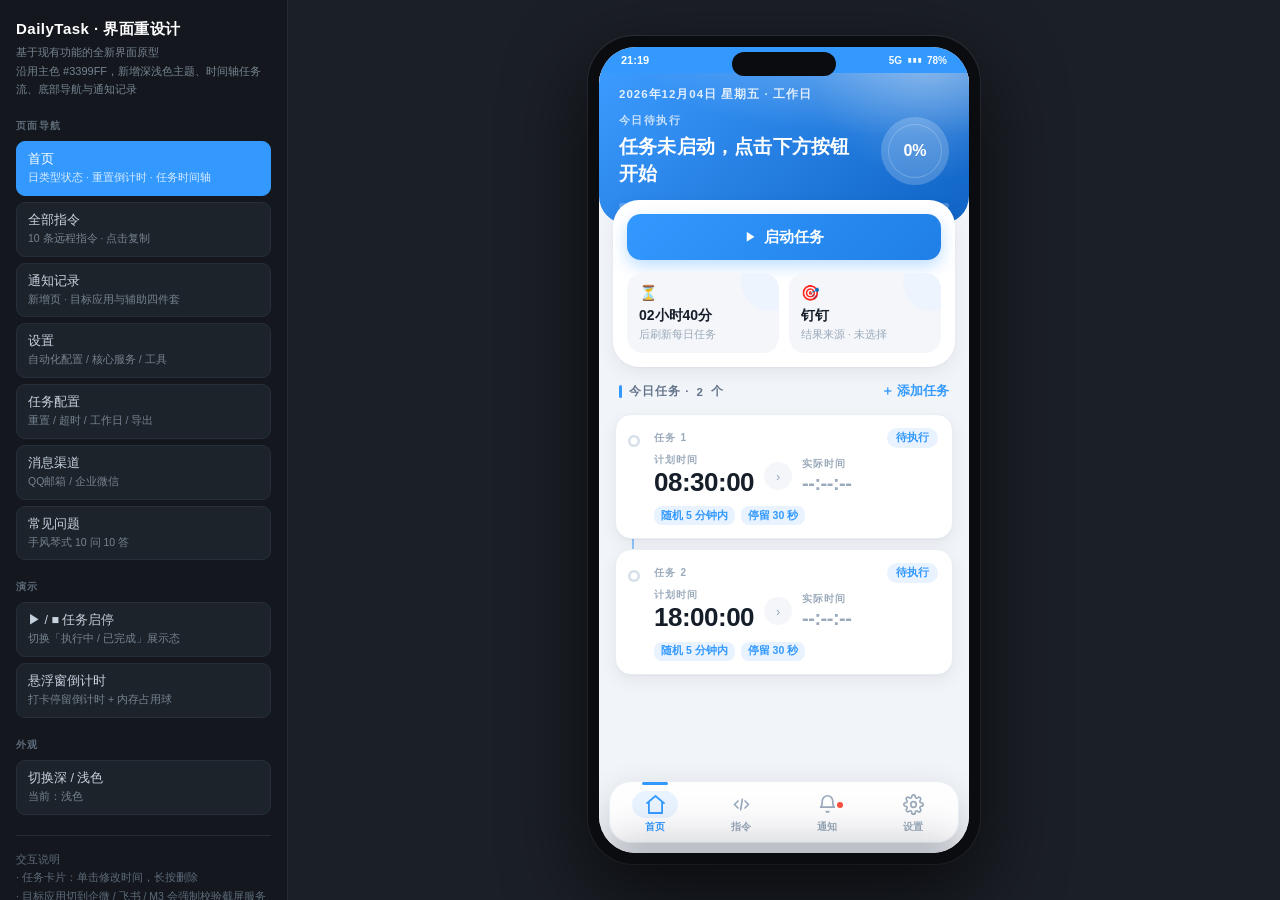
<file: design/index.html>
<!DOCTYPE html>
<html lang="zh-CN" data-theme="light">
<head>
    <meta charset="UTF-8">
    <meta name="viewport" content="width=device-width,initial-scale=1">
    <title>DailyTask · 界面重设计原型</title>
    <style>
        /* ==========================================================
           0. 设计令牌
           ========================================================== */
        :root{
          --brand:#3399FF;
          --brand-600:#1F7FE6;
          --brand-700:#0F63C4;
          --brand-soft:#E9F3FF;
          --green:#2FBF5C;
          --green-soft:#E6F8ED;
          --red:#F9503E;
          --red-soft:#FFEBE9;
          --amber:#FF9F17;
          --amber-soft:#FFF2DC;
          --bg:#F1F4F8;
          --card:#FFFFFF;
          --card-2:#FBFCFE;
          --txt:#151E29;
          --txt-2:#63748A;
          --txt-3:#9AA9BA;
          --line:#E9EEF4;
          --line-2:#D6DFEA;
          --field:#F4F6FA;
          --tab:rgba(255,255,255,.88);
          --hero-a:#3C9BFF;
          --hero-b:#0F63C4;
          --r-xl:26px;
          --r-lg:22px;
          --r-md:16px;
          --r-sm:12px;
          --sh:0 1px 2px rgba(16,24,40,.04),0 6px 18px rgba(16,24,40,.06);
          --sh-lg:0 18px 46px rgba(16,24,40,.18);
        }
        html[data-theme="dark"]{
          --brand:#5AA9FF;
          --brand-600:#2E86E8;
          --brand-700:#1B69C4;
          --brand-soft:#13253B;
          --green:#3BD07A;
          --green-soft:#11291C;
          --red:#FF6A5A;
          --red-soft:#2B1614;
          --amber:#FFB63E;
          --amber-soft:#2B2112;
          --bg:#07090C;
          --card:#11161C;
          --card-2:#141A21;
          --txt:#E9F1F9;
          --txt-2:#94A5B8;
          --txt-3:#6C7C8E;
          --line:#1D242C;
          --line-2:#28313B;
          --field:#161C23;
          --tab:rgba(17,22,28,.88);
          --hero-a:#2E86E8;
          --hero-b:#0B3E86;
          --sh:0 1px 2px rgba(0,0,0,.4),0 8px 24px rgba(0,0,0,.42);
          --sh-lg:0 20px 50px rgba(0,0,0,.6);
        }
        *{box-sizing:border-box;-webkit-tap-highlight-color:transparent}
        html,body{height:100%}
        body{
          margin:0;display:flex;background:#1B1F26;color:#CBD5E1;
          font-family:-apple-system,BlinkMacSystemFont,"Segoe UI","PingFang SC","Hiragino Sans GB","Microsoft YaHei",sans-serif;
          font-size:14px;
        }

        /* ==========================================================
           1. 左侧演示控制台
           ========================================================== */
        .dev{width:288px;flex:0 0 288px;height:100vh;overflow-y:auto;background:#14181E;border-right:1px solid #242B34;padding:20px 16px 60px}
        .dev h1{font-size:15px;margin:0;color:#fff;letter-spacing:.5px}
        .dev .sub{font-size:11px;color:#75838F;margin:4px 0 18px;line-height:1.7}
        .dev .grp{font-size:10px;letter-spacing:1.4px;text-transform:uppercase;color:#5D6B79;margin:20px 0 8px;font-weight:700}
        .dev button{
          display:block;width:100%;text-align:left;cursor:pointer;background:#1D232B;border:1px solid #262F39;
          color:#C6D2DE;padding:9px 11px;border-radius:9px;font-size:12.5px;margin-bottom:6px;transition:.15s;font-family:inherit;
        }
        .dev button:hover{background:#252D37;border-color:#354150;color:#fff}
        .dev button.on{background:var(--brand);border-color:var(--brand);color:#fff}
        .dev button small{display:block;font-size:10.5px;color:#75838F;margin-top:2px;line-height:1.5}
        .dev button.on small{color:rgba(255,255,255,.8)}
        .dev .note{font-size:10.5px;color:#5D6B79;line-height:1.8;border-top:1px solid #242B34;margin-top:20px;padding-top:14px}
        .dev .row2{display:flex;gap:6px}

        /* ==========================================================
           2. 舞台 / 手机外壳
           ========================================================== */
        .stage{flex:1;display:flex;align-items:center;justify-content:center;padding:26px;overflow:auto}
        .phone{width:392px;height:828px;flex:0 0 auto;background:#0A0C10;border-radius:46px;padding:11px;box-shadow:0 30px 80px rgba(0,0,0,.65),0 0 0 1px #2C333C;position:relative}
        .notch{position:absolute;top:16px;left:50%;transform:translateX(-50%);width:104px;height:24px;background:#0A0C10;border-radius:14px;z-index:60}
        .frame{width:100%;height:100%;border-radius:37px;overflow:hidden;position:relative;background:var(--bg);display:flex;flex-direction:column}
        .watermark{position:absolute;inset:-30%;z-index:0;pointer-events:none;opacity:.45;background-repeat:repeat;background-size:210px auto}
        html[data-theme="dark"] .watermark{opacity:.18}

        .statusbar{
          height:26px;flex:0 0 auto;display:flex;align-items:center;justify-content:space-between;padding:0 22px;
          font-size:11px;font-weight:700;color:#fff;background:var(--brand);position:relative;z-index:5;
        }
        .statusbar .ri{display:flex;gap:5px;align-items:center;font-size:10px;opacity:.95}

        /* ==========================================================
           3. 页面容器
           ========================================================== */
        .pages{flex:1;position:relative;overflow:hidden;z-index:1}
        .page{
          position:absolute;inset:0;display:flex;flex-direction:column;background:var(--bg);
          transform:translateX(16%);opacity:0;visibility:hidden;pointer-events:none;
          transition:transform .3s cubic-bezier(.32,.72,0,1),opacity .3s ease,visibility .3s;
        }
        .page.show{transform:none;opacity:1;visibility:visible;pointer-events:auto}
        .page.has-tab{padding-bottom:86px}
        .scroll{flex:1;overflow-y:auto;overscroll-behavior:contain}
        .scroll::-webkit-scrollbar{width:0}

        /* ==========================================================
           4. 顶栏
           ========================================================== */
        .appbar{
          flex:0 0 auto;color:#fff;padding:2px 10px 6px 4px;display:flex;align-items:center;gap:2px;min-height:46px;
          background:linear-gradient(120deg,var(--hero-a),var(--hero-b));position:relative;z-index:6;
          transition:background .25s,box-shadow .25s;
        }
        .appbar::after{content:"";position:absolute;inset:0;background:radial-gradient(130% 100% at 86% 0%,rgba(255,255,255,.24),transparent 58%);pointer-events:none}
        .appbar .nav,.appbar .act{
          width:34px;height:34px;display:flex;align-items:center;justify-content:center;border-radius:12px;cursor:pointer;
          font-size:19px;flex:0 0 auto;background:rgba(255,255,255,.16);transition:.16s;position:relative;z-index:1;
        }
        .appbar .act{font-size:17px}
        .appbar .nav:active,.appbar .act:active{transform:scale(.92);background:rgba(255,255,255,.3)}
        .appbar .ttl{flex:1;min-width:0;padding-left:6px;position:relative;z-index:1}
        .appbar .ttl .t{font-size:18px;font-weight:800;letter-spacing:.2px}
        .appbar .ttl .s{font-size:11.5px;opacity:.85;margin-top:2px;font-variant-numeric:tabular-nums}

        /* ==========================================================
           5. 通用组件
           ========================================================== */
        .pad{padding:14px}
        .card{background:var(--card);border-radius:var(--r-lg);box-shadow:var(--sh);overflow:hidden}
        .sec-title{display:flex;align-items:center;justify-content:space-between;padding:10px 6px 8px}
        .sec-title .l{
          font-size:11.5px;font-weight:800;color:var(--txt-2);letter-spacing:1px;
          display:flex;align-items:center;gap:7px;
        }
        .sec-title .l::before{content:"";width:3px;height:13px;border-radius:3px;background:var(--brand)}
        .sec-title .r{font-size:12.5px;color:var(--brand);cursor:pointer;font-weight:700}
        .sec-title .r:active{opacity:.6}
        .divider{height:1px;background:var(--line);margin:0 16px}
        .divider.full{margin:0}

        .it{display:flex;align-items:center;gap:12px;padding:13px 16px;background:var(--card);cursor:pointer;transition:background .15s}
        .it:active{background:var(--field)}
        .it .ico{
          width:36px;height:36px;border-radius:12px;flex:0 0 auto;display:flex;align-items:center;justify-content:center;
          font-size:16px;background:var(--brand-soft);color:var(--brand);font-weight:700;
          box-shadow:inset 0 0 0 1px rgba(51,153,255,.12);
        }
        .it .ico.g{background:var(--green-soft);color:var(--green)}
        .it .ico.r{background:var(--red-soft);color:var(--red)}
        .it .ico.a{background:var(--amber-soft);color:var(--amber)}
        .it .tx{flex:1;min-width:0}
        .it .tx .k{font-size:14.5px;color:var(--txt);font-weight:500}
        .it .tx .d{font-size:11px;color:var(--txt-3);margin-top:3px;line-height:1.55}
        .it .tx .d.warn{color:var(--red)}
        .it .v{font-size:13.5px;color:var(--txt-3);flex:0 0 auto;max-width:44%;text-align:right;overflow:hidden;text-overflow:ellipsis;white-space:nowrap}
        .it .v.brand{color:var(--brand);font-weight:600}
        .chev{width:8px;height:8px;border-right:2px solid var(--txt-3);border-bottom:2px solid var(--txt-3);transform:rotate(-45deg);flex:0 0 auto;opacity:.55}
        .lock{font-size:12px;color:var(--txt-3)}

        .dot{width:8px;height:8px;border-radius:50%;flex:0 0 auto;margin-left:4px;margin-right:4px}
        .dot.on{background:var(--green);box-shadow:0 0 0 3px var(--green-soft)}
        .dot.off{background:var(--red);box-shadow:0 0 0 3px var(--red-soft)}

        .chip{display:inline-flex;align-items:center;font-size:10.5px;font-weight:700;padding:3px 9px;border-radius:20px;color:#fff;flex:0 0 auto}
        .chip.brand{background:var(--brand)}
        .chip.green{background:var(--green)}
        .chip.red{background:var(--red)}
        .chip.amber{background:var(--amber)}
        .chip.soft{background:var(--brand-soft);color:var(--brand)}
        .chip.gs{background:var(--green-soft);color:var(--green)}
        .chip.as{background:var(--amber-soft);color:var(--amber)}

        .sw{position:relative;width:48px;height:28px;flex:0 0 auto}
        .sw input{position:absolute;inset:0;opacity:0;margin:0;cursor:pointer;z-index:2;width:100%;height:100%}
        .sw .tr{position:absolute;inset:0;border-radius:14px;background:#C9D0D8;transition:.22s}
        html[data-theme="dark"] .sw .tr{background:#333C47}
        .sw .th{position:absolute;top:3px;left:3px;width:22px;height:22px;border-radius:50%;background:#fff;box-shadow:0 1px 4px rgba(0,0,0,.28);transition:.22s}
        .sw input:checked ~ .tr{background:var(--brand)}
        .sw input:checked ~ .th{left:23px}
        .sw.lock .tr{background:#8A97A5}

        .seg{display:flex;background:var(--field);border-radius:12px;padding:3px;gap:3px;width:100%}
        .seg button{flex:1;border:none;background:transparent;color:var(--txt-2);font-size:12.5px;padding:7px 0;border-radius:9px;cursor:pointer;font-weight:600;transition:.18s;font-family:inherit}
        .seg button.on{background:var(--card);color:var(--brand);box-shadow:var(--sh)}

        .btn{border:none;cursor:pointer;font-family:inherit;font-size:14px;font-weight:600;border-radius:12px;padding:11px 18px;background:var(--brand);color:#fff;transition:.15s}
        .btn:active{transform:scale(.975)}
        .btn.line{background:transparent;color:var(--brand);box-shadow:inset 0 0 0 1.5px var(--brand)}
        .btn.sm{padding:7px 13px;font-size:12.5px;border-radius:10px}

        .fld{display:flex;align-items:center;gap:10px;padding:12px 16px;background:var(--card)}
        .fld .k{font-size:14px;color:var(--txt);width:64px;flex:0 0 auto}
        .fld .sfx{font-size:13px;color:var(--txt-2);flex:0 0 auto}
        .fld input{flex:1;min-width:0;border:none;outline:none;background:transparent;color:var(--txt);font-size:14px;text-align:right;font-family:inherit}
        .fld input::placeholder{color:var(--txt-3)}

        /* ==========================================================
           6. 首页
           ========================================================== */
        .hhead{
          position:relative;padding:14px 20px 16px;color:#fff;overflow:hidden;
          border-radius:0 0 28px 28px;background:linear-gradient(140deg,var(--hero-a),var(--hero-b));
          transition:background .4s;
        }
        .hhead::before{content:"";position:absolute;inset:0;background:radial-gradient(130% 90% at 86% -12%,rgba(255,255,255,.32),transparent 60%)}
        .hhead .aur{position:absolute;width:240px;height:240px;right:-80px;top:-130px;border-radius:50%;background:radial-gradient(circle,rgba(255,255,255,.26),transparent 70%)}
        .hhead.skip{background:linear-gradient(140deg,#3CC86E,#1D8C49)}
        .hhead .hh-date{position:relative;z-index:1;font-size:11.5px;font-weight:700;letter-spacing:1px;opacity:.85;font-variant-numeric:tabular-nums}
        .hhead .hh-row{display:flex;align-items:center;gap:14px;margin-top:12px;position:relative;z-index:1}
        .hhead .hh-txt{flex:1;min-width:0}
        .hhead .hh-day{font-size:10.5px;font-weight:800;letter-spacing:1.4px;opacity:.72}
        .hhead .hh-st{font-size:19px;font-weight:800;margin-top:6px;line-height:1.4;letter-spacing:.2px}

        .ring{width:58px;height:58px;border-radius:50%;flex:0 0 auto;display:flex;align-items:center;justify-content:center;background:conic-gradient(var(--brand) var(--p,0%),var(--field) 0);position:relative}
        .ring::after{content:"";position:absolute;inset:6px;border-radius:50%;background:var(--card)}
        .ring b{position:relative;z-index:1;font-size:14px;color:var(--txt);font-weight:800;font-variant-numeric:tabular-nums}
        .ring.lg{width:68px;height:68px;background:conic-gradient(rgba(255,255,255,.95) var(--p,0%),rgba(255,255,255,.2) 0)}
        #heroRing::after{inset:7px;background:transparent;box-shadow:inset 0 0 0 1px rgba(255,255,255,.22)}
        .ring.lg b{font-size:16px;color:#fff}

        .hero{margin:-24px 14px 0;background:var(--card);border-radius:var(--r-xl);box-shadow:var(--sh);padding:14px;position:relative;z-index:2}
        .hero .bar{display:flex;gap:10px}
        .run-btn{
          flex:1;border:none;cursor:pointer;font-family:inherit;height:46px;border-radius:14px;font-size:15px;font-weight:700;color:#fff;
          display:flex;align-items:center;justify-content:center;gap:8px;transition:.15s;
          background:linear-gradient(135deg,var(--brand),var(--brand-600));box-shadow:0 6px 16px rgba(51,153,255,.32);
        }
        .run-btn.stop{background:linear-gradient(135deg,#FF6A5C,#E92E1B);box-shadow:0 6px 16px rgba(255,77,61,.3)}
        .run-btn:active{transform:scale(.98)}
        .run-btn .gl{font-size:11px}

        .stat-row{display:flex;gap:10px;margin-top:13px}
        .stat{flex:1;background:var(--field);border-radius:var(--r-md);padding:11px 12px;min-width:0;position:relative;overflow:hidden}
        .stat::after{content:"";position:absolute;right:-20px;top:-20px;width:58px;height:58px;border-radius:50%;background:var(--brand-soft);opacity:.6}
        .stat .si{font-size:15px;position:relative;z-index:1}
        .stat .sv{
          font-size:14px;font-weight:800;color:var(--txt);margin-top:5px;position:relative;z-index:1;
          font-variant-numeric:tabular-nums;overflow:hidden;text-overflow:ellipsis;white-space:nowrap;
        }
        .stat .sl{font-size:10.5px;color:var(--txt-3);margin-top:3px;position:relative;z-index:1}

        .progress{margin:12px 14px 0;height:6px;border-radius:6px;background:var(--field);overflow:hidden}
        .progress i{display:block;height:100%;border-radius:6px;background:linear-gradient(90deg,var(--brand),var(--green));transition:width .5s ease}
        .progress.ghost{margin:16px 0 0;height:5px;background:rgba(255,255,255,.22)}
        .progress.ghost i{background:linear-gradient(90deg,rgba(255,255,255,.95),rgba(255,255,255,.55))}

        .tasks{padding:2px 16px 16px;position:relative}
        .tasks::before{
          content:"";position:absolute;left:33px;top:38px;bottom:46px;width:2px;border-radius:2px;
          background:linear-gradient(180deg,var(--brand),var(--line));
        }
        .tasks.empty-list::before{display:none}
        .task{
          position:relative;background:var(--card);border-radius:var(--r-md);box-shadow:var(--sh);
          padding:13px 14px 13px 38px;margin-top:10px;cursor:pointer;border:1px solid var(--line);
          transition:transform .18s,box-shadow .18s,opacity .18s,border-color .18s;
        }
        .task::before{
          content:"";position:absolute;left:12px;top:20px;width:12px;height:12px;border-radius:50%;z-index:2;
          background:var(--card);box-shadow:inset 0 0 0 2.5px var(--line-2);transition:.2s;
        }
        .task.done{opacity:.62}
        .task.done::before{box-shadow:inset 0 0 0 6px var(--green)}
        .task.now{border-color:var(--brand);box-shadow:0 10px 24px rgba(51,153,255,.16)}
        .task.now::before{box-shadow:inset 0 0 0 6px var(--brand),0 0 0 5px var(--brand-soft)}
        .task:active{transform:scale(.985)}
        .task .hd{display:flex;align-items:center;justify-content:space-between;gap:8px}
        .task .hd .idx{font-size:10px;color:var(--txt-3);font-weight:800;letter-spacing:1.2px}
        .task .tm{display:flex;align-items:center;gap:10px;margin-top:6px}
        .task .tm .c .cap{font-size:9.5px;color:var(--txt-3);font-weight:800;letter-spacing:1px}
        .task .tm .c .v{font-size:26px;font-weight:800;color:var(--txt);font-variant-numeric:tabular-nums;line-height:1.2;letter-spacing:-.5px}
        .task .tm .c.act .v{font-size:20px;color:var(--txt-3)}
        .task.now .tm .c.act .v{color:var(--brand)}
        .task .arw{width:28px;height:28px;border-radius:50%;background:var(--field);display:flex;align-items:center;justify-content:center;color:var(--txt-3);font-size:13px;flex:0 0 auto;transition:transform .3s,background .3s}
        .task.now .arw{transform:rotate(90deg);color:var(--brand);background:var(--brand-soft)}
        .task .src{font-size:10.5px;color:var(--txt-3);margin-top:8px;display:flex;align-items:center;gap:6px;flex-wrap:wrap}
        .task .src em{font-style:normal;color:var(--brand);background:var(--brand-soft);padding:2.5px 7px;border-radius:8px;font-weight:700}

        .empty{flex:1;display:flex;flex-direction:column;align-items:center;justify-content:center;color:var(--txt-3);gap:12px;padding-bottom:70px}
        .empty .art{
          width:102px;height:102px;border-radius:50%;display:flex;align-items:center;justify-content:center;font-size:38px;
          background:radial-gradient(circle at 30% 24%,var(--brand-soft),var(--field));box-shadow:var(--sh);border:1px solid var(--line);
        }
        .empty .t1{font-size:14.5px;color:var(--txt-2);font-weight:700}
        .empty .t2{font-size:12px;color:var(--txt-3)}

        /* ==========================================================
           7. 底部导航
           ========================================================== */
        .tabbar{
          position:absolute;left:10px;right:10px;bottom:10px;height:62px;z-index:20;display:flex;align-items:center;
          background:var(--tab);border:1px solid var(--line);border-radius:22px;padding:0 2px;
          box-shadow:0 12px 34px rgba(16,24,40,.16);backdrop-filter:blur(16px);
          transition:transform .3s cubic-bezier(.32,.72,0,1);
        }
        .tabbar.hide{transform:translateY(150%)}
        .tabbar .ind{
          position:absolute;top:0;left:0;width:26px;height:3px;margin-left:-13px;border-radius:3px;background:var(--brand);
          transition:transform .34s cubic-bezier(.34,1.36,.5,1);opacity:0;
        }
        .tabbar .ind.on{opacity:1}
        .tabbar .tb{
          flex:1;height:100%;border:none;background:transparent;cursor:pointer;font-family:inherit;
          display:flex;flex-direction:column;align-items:center;justify-content:center;gap:3px;color:var(--txt-3);padding:0;
          transition:color .18s;
        }
        .tabbar .tb .ic{position:relative;display:flex;align-items:center;justify-content:center;width:46px;height:27px;border-radius:14px;transition:background .26s}
        .tabbar .tb.on .ic{background:var(--brand-soft)}
        .tabbar .tb svg{width:21px;height:21px;stroke:currentColor;fill:none;stroke-width:1.9;stroke-linecap:round;stroke-linejoin:round;transition:transform .28s cubic-bezier(.34,1.36,.5,1)}
        .tabbar .tb.on svg{transform:scale(1.08)}
        .tabbar .tb span{font-size:9.5px;font-weight:800;letter-spacing:.2px}
        .tabbar .tb.on{color:var(--brand)}
        .tabbar .tb .bdg{position:absolute;top:11px;margin-left:26px;width:6px;height:6px;border-radius:50%;background:var(--red);box-shadow:0 0 0 2px var(--card)}

        /* —— 指令页 —— */
        .cmd-hero{
          margin:12px 14px 0;padding:14px;border-radius:var(--r-lg);color:#fff;display:flex;gap:12px;align-items:center;
          background:linear-gradient(135deg,var(--hero-a),var(--hero-b));position:relative;overflow:hidden;
          box-shadow:0 12px 26px rgba(15,99,196,.22);
        }
        .cmd-hero::after{content:"";position:absolute;inset:0;background:radial-gradient(120% 100% at 88% 0%,rgba(255,255,255,.26),transparent 60%);pointer-events:none}
        .cmd-hero .ch-ic{
          width:44px;height:44px;border-radius:14px;flex:0 0 auto;display:flex;align-items:center;justify-content:center;
          font-size:13px;font-weight:800;letter-spacing:.5px;background:rgba(255,255,255,.18);
          box-shadow:inset 0 0 0 1px rgba(255,255,255,.32);position:relative;z-index:1;
        }
        .cmd-hero .ch-t{font-size:14.5px;font-weight:800;position:relative;z-index:1}
        .cmd-hero .ch-s{font-size:11.5px;opacity:.86;margin-top:5px;line-height:1.65;position:relative;z-index:1}

        .cmd-search{
          margin:12px 14px 0;height:40px;border-radius:14px;background:var(--field);display:flex;align-items:center;gap:8px;
          padding:0 12px;box-shadow:inset 0 0 0 1px var(--line);
        }
        .cmd-search .mg{font-size:12px;color:var(--txt-3);flex:0 0 auto}
        .cmd-search input{flex:1;min-width:0;border:none;outline:none;background:transparent;font-family:inherit;font-size:13px;color:var(--txt)}
        .cmd-search input::placeholder{color:var(--txt-3)}
        .cmd-search .clr{
          width:19px;height:19px;border-radius:50%;flex:0 0 auto;display:none;align-items:center;justify-content:center;
          font-size:10px;color:#fff;background:var(--txt-3);cursor:pointer;
        }
        .cmd-search.has .clr{display:flex}

        .cmd-grp{margin:14px 14px 0}
        .cmd-grp .gh{display:flex;align-items:center;gap:8px;padding:0 3px 8px}
        .cmd-grp .gi{
          width:22px;height:22px;border-radius:8px;flex:0 0 auto;display:flex;align-items:center;justify-content:center;
          font-size:11px;font-weight:800;color:#fff;
        }
        .cmd-grp .gt{font-size:13px;font-weight:800;color:var(--txt)}
        .cmd-grp .gc{margin-left:auto;font-size:11px;color:var(--txt-3);font-variant-numeric:tabular-nums}

        .cmd{display:flex;gap:11px;align-items:center;padding:12px 14px;cursor:pointer;transition:background .15s}
        .cmd + .cmd{border-top:1px solid var(--line)}
        .cmd:active{background:var(--field)}
        .cmd .ic{
          width:34px;height:34px;border-radius:11px;flex:0 0 auto;display:flex;align-items:center;justify-content:center;
          font-size:15px;background:var(--field);
        }
        .cmd .mn{flex:1;min-width:0}
        .cmd .nm{
          font-family:ui-monospace,SFMono-Regular,Menlo,Consolas,monospace;font-size:13px;font-weight:800;
          color:var(--txt);letter-spacing:.2px;
        }
        .cmd .nm b{color:var(--brand);background:var(--brand-soft);border-radius:4px;padding:0 2px}
        .cmd .ds{font-size:11.5px;color:var(--txt-3);margin-top:4px;line-height:1.55}
        .cmd .ds b{color:var(--brand);background:var(--brand-soft);border-radius:4px;padding:0 2px}
        .cmd .fb{display:inline-flex;align-items:center;gap:5px;margin-top:7px;font-size:10.5px;font-weight:700;color:var(--txt-3)}
        .cmd .fb i{width:5px;height:5px;border-radius:50%;background:var(--txt-3);font-style:normal}
        .cmd .fb.on{color:var(--green)}
        .cmd .fb.on i{background:var(--green);box-shadow:0 0 0 3px var(--green-soft)}
        .cmd .cp{
          width:34px;height:34px;border-radius:11px;flex:0 0 auto;display:flex;align-items:center;justify-content:center;
          font-size:13px;color:var(--brand);background:var(--brand-soft);transition:.15s;
        }
        .cmd:active .cp{background:var(--brand);color:#fff;transform:scale(.92)}

        .cmd-empty{display:flex;flex-direction:column;align-items:center;gap:8px;padding:44px 0;color:var(--txt-3)}
        .cmd-empty .e{font-size:30px;opacity:.6}
        .cmd-empty .t{font-size:12.5px}

        .qa{border-bottom:1px solid var(--line)}
        .qa:last-child{border-bottom:none}
        .qa .q{display:flex;gap:10px;padding:14px 16px;cursor:pointer;align-items:flex-start;transition:background .15s}
        .qa .q:active{background:var(--field)}
        .qa .no{width:20px;height:20px;border-radius:6px;background:var(--brand-soft);color:var(--brand);font-size:11px;font-weight:800;display:flex;align-items:center;justify-content:center;flex:0 0 auto;margin-top:2px}
        .qa .qt{flex:1;font-size:14px;color:var(--txt);font-weight:600;line-height:1.5}
        .qa .aw{font-size:11px;color:var(--txt-3);transition:transform .28s ease;margin-top:4px}
        .qa.open .aw{transform:rotate(180deg);color:var(--brand)}
        .qa.open .q .no{background:var(--brand);color:#fff}
        .qa .a{
          font-size:12.5px;color:var(--txt-2);line-height:1.85;max-height:0;opacity:0;overflow:hidden;
          padding:0 16px 0 46px;transition:max-height .34s cubic-bezier(.32,.72,0,1),opacity .22s,padding-bottom .34s;
        }
        .qa.open .a{max-height:640px;opacity:1;padding-bottom:15px}
        .qa .a a{color:var(--brand)}

        .notice{display:flex;gap:11px;padding:12px 16px}
        .notice .av{
          width:34px;height:34px;border-radius:11px;flex:0 0 auto;display:flex;align-items:center;justify-content:center;
          font-size:12px;font-weight:800;color:#fff;box-shadow:inset 0 0 0 1px rgba(255,255,255,.22),0 2px 6px rgba(16,24,40,.12);
        }
        .notice .bd{flex:1;min-width:0}
        .notice .r1{display:flex;align-items:center;justify-content:space-between;gap:8px}
        .notice .ti{font-size:13.5px;font-weight:700;color:var(--txt);overflow:hidden;text-overflow:ellipsis;white-space:nowrap}
        .notice .ts{font-size:10.5px;color:var(--txt-3);flex:0 0 auto;font-variant-numeric:tabular-nums}
        .notice .ms{font-size:12px;color:var(--txt-2);margin-top:5px;line-height:1.6}
        .filter{display:flex;gap:8px;padding:12px 14px 2px;overflow-x:auto}
        .filter::-webkit-scrollbar{height:0}
        .filter button{border:none;cursor:pointer;font-family:inherit;white-space:nowrap;padding:7px 13px;border-radius:20px;background:var(--card);color:var(--txt-2);font-size:12.5px;font-weight:600;box-shadow:var(--sh)}
        .filter button.on{background:var(--brand);color:#fff}

        /* ==========================================================
           9. 浮层
           ========================================================== */
        .ovl{position:absolute;inset:0;background:rgba(10,14,20,.45);z-index:40;opacity:0;visibility:hidden;transition:.25s}
        .ovl.on{opacity:1;visibility:visible}
        .sheet{position:absolute;left:0;right:0;bottom:0;z-index:50;background:var(--card);border-radius:28px 28px 0 0;transform:translateY(102%);transition:transform .34s cubic-bezier(.32,.72,0,1);max-height:82%;display:flex;flex-direction:column;box-shadow:0 -14px 44px rgba(16,24,40,.22)}
        .sheet.on{transform:none}
        .sheet .grab{width:42px;height:5px;border-radius:5px;background:var(--line-2);margin:10px auto 0}
        .sheet .st{padding:14px 18px 6px;font-size:16px;font-weight:800;color:var(--txt);letter-spacing:.2px}
        .sheet .sd{padding:0 18px 10px;font-size:11.5px;color:var(--txt-3);line-height:1.6}
        .sheet .sb{padding:0 0 18px;overflow-y:auto}
        .sheet .opt{display:flex;align-items:center;gap:11px;padding:13px 16px;margin:0 10px;border-radius:14px;cursor:pointer;transition:background .15s}
        .sheet .opt:active{background:var(--field)}
        .sheet .opt.sel{background:var(--brand-soft)}
        .sheet .opt .tx{flex:1;font-size:14.5px;color:var(--txt)}
        .sheet .opt .tx small{display:block;font-size:11px;color:var(--txt-3);margin-top:3px}
        .sheet .opt .ck{width:20px;height:20px;border-radius:50%;display:flex;align-items:center;justify-content:center;color:#fff;font-size:12px;background:transparent;border:2px solid var(--line)}
        .sheet .opt.sel .ck{background:var(--brand);border-color:var(--brand)}
        .sheet .opt .oi{width:34px;height:34px;border-radius:11px;display:flex;align-items:center;justify-content:center;font-weight:800;font-size:15px;color:#fff;flex:0 0 auto}
        .sheet .acts{display:flex;gap:10px;padding:4px 18px 20px}
        .sheet .acts .btn{flex:1}

        .dlg{position:absolute;z-index:60;left:50%;top:50%;transform:translate(-50%,-46%) scale(.94);width:300px;background:var(--card);border-radius:26px;padding:24px 20px 16px;box-shadow:var(--sh-lg);opacity:0;visibility:hidden;transition:.24s cubic-bezier(.32,.72,0,1)}
        .dlg.on{opacity:1;visibility:visible;transform:translate(-50%,-50%) scale(1)}
        .dlg .t{font-size:17px;font-weight:800;color:var(--txt);text-align:center;letter-spacing:.2px}
        .dlg .m{font-size:12.5px;color:var(--txt-2);line-height:1.8;margin-top:11px}
        .dlg .m.ctr{text-align:center}
        .dlg .acts{display:flex;gap:10px;margin-top:18px}
        .dlg .acts .btn{flex:1}
        .dlg .inp{width:100%;margin-top:14px;border:none;outline:none;background:var(--field);border-radius:12px;padding:12px 14px;font-size:14px;color:var(--txt);font-family:inherit}
        .dlg .days{display:flex;flex-wrap:wrap;gap:8px;margin-top:14px}
        .dlg .days button{flex:0 0 calc(33.33% - 6px);padding:10px 0;border-radius:11px;background:var(--field);color:var(--txt-2);border:none;cursor:pointer;font-family:inherit;font-size:13px;font-weight:600}
        .dlg .days button.on{background:var(--brand);color:#fff}
        .dlg .hintline{font-size:11px;color:var(--txt-3);margin-top:12px;line-height:1.6;text-align:center}

        .wheel{display:flex;gap:6px;padding:6px 16px 0;position:relative}
        .wheel .mk{position:absolute;left:16px;right:16px;top:50%;height:38px;transform:translateY(-50%);border-radius:12px;background:var(--field);pointer-events:none}
        .wheel .col{flex:1;height:190px;overflow-y:auto;scroll-snap-type:y mandatory;text-align:center;position:relative;padding:76px 0}
        .wheel .col::-webkit-scrollbar{width:0}
        .wheel .cell{height:38px;line-height:38px;scroll-snap-align:center;font-size:18px;color:var(--txt-3);font-variant-numeric:tabular-nums;cursor:pointer}
        .wheel .cell.sel{color:var(--brand);font-weight:800;font-size:21px}

        .toast{position:absolute;left:50%;bottom:96px;transform:translate(-50%,14px);z-index:70;max-width:78%;background:rgba(26,39,51,.92);color:#fff;font-size:12.5px;padding:10px 16px;border-radius:12px;opacity:0;visibility:hidden;transition:.22s;line-height:1.6;text-align:center;box-shadow:var(--sh-lg)}
        .toast.on{opacity:1;visibility:visible;transform:translate(-50%,0)}
        html[data-theme="dark"] .toast{background:rgba(231,238,246,.94);color:#131920}

        .ld{position:absolute;inset:0;z-index:75;display:flex;align-items:center;justify-content:center;background:rgba(10,14,20,.3);opacity:0;visibility:hidden;transition:.2s}
        .ld.on{opacity:1;visibility:visible}
        .ld .box{background:var(--card);border-radius:16px;padding:20px 26px;display:flex;flex-direction:column;align-items:center;gap:12px;box-shadow:var(--sh-lg)}
        .ld .spin{width:28px;height:28px;border-radius:50%;border:3px solid var(--line);border-top-color:var(--brand);animation:sp .8s linear infinite}
        .ld .tx{font-size:12.5px;color:var(--txt-2)}
        @keyframes sp{to{transform:rotate(360deg)}}

        .masklayer{position:absolute;inset:0;z-index:80;background:#000;display:flex;align-items:center;justify-content:center;opacity:0;visibility:hidden;transition:opacity .35s}
        .masklayer.on{opacity:1;visibility:visible}
        .masklayer .cw{position:absolute;transition:transform 1.2s cubic-bezier(.32,.72,0,1)}
        .masklayer .ck{font-family:Consolas,"DS-Digital",monospace;font-size:62px;color:rgba(255,255,255,.72);letter-spacing:4px;line-height:1}
        .masklayer .ht{position:absolute;bottom:78px;left:0;right:0;text-align:center;font-size:11px;color:rgba(255,255,255,.3)}

        .floatwin{position:absolute;right:8px;top:42%;z-index:30;display:flex;align-items:center;gap:8px;background:rgba(12,15,20,.88);color:#fff;border-radius:22px;padding:6px 13px 6px 6px;box-shadow:0 6px 20px rgba(0,0,0,.35);opacity:0;visibility:hidden;transition:.25s;cursor:grab;user-select:none}
        .floatwin.on{opacity:1;visibility:visible}
        .floatwin .wave{width:24px;height:24px;border-radius:50%;background:rgba(255,255,255,.14);position:relative;overflow:hidden;flex:0 0 auto;border:1px solid rgba(77,220,100,.85)}
        .floatwin .wave i{position:absolute;left:-60%;width:220%;height:14px;bottom:0;background:rgba(33,150,243,.75);animation:wv 2.6s linear infinite;border-radius:40% 40% 0 0}
        .floatwin .wave i:nth-child(2){background:rgba(66,165,245,.5);animation-duration:3.4s;height:16px}
        .floatwin .wave b{position:absolute;inset:0;display:flex;align-items:center;justify-content:center;font-size:7px;font-weight:700;z-index:2}
        @keyframes wv{to{transform:translateX(-46%)}}
        .floatwin .tmv{font-size:14px;font-weight:800;font-variant-numeric:tabular-nums;min-width:22px;text-align:center}
        .floatwin .spx{width:1px;height:18px;background:rgba(255,255,255,.3)}
        @keyframes pulse{0%{box-shadow:0 0 0 0 rgba(51,153,255,.45)}70%{box-shadow:0 0 0 12px rgba(51,153,255,0)}100%{box-shadow:0 0 0 0 rgba(51,153,255,0)}}
        .task.now::before{animation:pulse 2.2s ease-out infinite}
        .run-btn.stop .gl{animation:blink 1.4s ease-in-out infinite}
        @keyframes blink{50%{opacity:.45}}

        @media (prefers-reduced-motion:reduce){
          *{animation-duration:.001ms !important;transition-duration:.01ms !important}
        }
    </style>
</head>
<body>

<!-- ========================= 演示控制台 ========================= -->
<aside class="dev">
    <h1>DailyTask · 界面重设计</h1>
    <div class="sub">基于现有功能的全新界面原型<br>沿用主色 #3399FF，新增深浅色主题、时间轴任务流、底部导航与通知记录
    </div>

    <div class="grp">页面导航</div>
    <button id="navHome" class="on" onclick="show('home')">首页<small>日类型状态 · 重置倒计时 ·
        任务时间轴</small></button>
    <button id="navCmd" onclick="show('command')">全部指令<small>10 条远程指令 · 点击复制</small>
    </button>
    <button id="navNotice" onclick="show('notice')">通知记录<small>新增页 ·
        目标应用与辅助四件套</small></button>
    <button id="navSettings" onclick="show('settings')">设置<small>自动化配置 / 核心服务 /
        工具</small></button>
    <button id="navTaskConfig" onclick="show('taskConfig')">任务配置<small>重置 / 超时 / 工作日 /
        导出</small></button>
    <button id="navChannel" onclick="show('messageChannel')">消息渠道<small>QQ邮箱 /
        企业微信</small></button>
    <button id="navQa" onclick="show('qa')">常见问题<small>手风琴式 10 问 10 答</small></button>

    <div class="grp">演示</div>
    <button onclick="toggleRun()">▶ / ■ 任务启停<small>切换「执行中 / 已完成」展示态</small>
    </button>
    <button onclick="demoFloat()">悬浮窗倒计时<small>打卡停留倒计时 + 内存占用球</small></button>

    <div class="grp">外观</div>
    <button id="themeBtn" onclick="toggleTheme()">切换深 / 浅色<small>当前：浅色</small></button>

    <div class="note">
        交互说明<br>
        · 任务卡片：单击修改时间，长按删除<br>
        · 目标应用切到企微 / 飞书 / M3 会强制校验截屏服务<br>
        · 首次进入设置会弹出「使用须知」<br>
        · 息屏蒙层改由 Android 端手势触发，界面不再提供入口（预览可用 V 键）
    </div>
</aside>

<!-- ========================= 手机 ========================= -->
<main class="stage">
    <div class="phone">
        <div class="notch"></div>
        <div class="frame">
            <div class="watermark" id="watermark"></div>

            <div class="statusbar">
                <span id="sbTime">9:41</span>
                <span class="ri"><span>5G</span><span>▮▮▮</span><span
                        id="sbBattery">78%</span></span>
            </div>

            <div class="pages">
                <!-- ============ 首页 ============ -->
                <section class="page show has-tab" id="page-home">
                    <div class="scroll" id="homeScroll">
                        <!-- 渐变状态区 -->
                        <div class="hhead" id="hhead">
                            <div class="aur"></div>
                            <div class="hh-date" id="homeDate">2026年09月22日 星期三 · 工作日</div>
                            <div class="hh-row">
                                <div class="hh-txt">
                                    <div class="hh-day" id="heroDay">今日待执行</div>
                                    <div class="hh-st" id="heroStatus">任务未启动，点击按钮开始</div>
                                </div>
                                <div class="ring lg" id="heroRing"><b id="heroRingTxt">0%</b></div>
                            </div>
                            <div class="progress ghost"><i id="runProgress" style="width:0%"></i>
                            </div>
                        </div>

                        <!-- 操作卡片 -->
                        <div class="hero">
                            <div class="bar">
                                <button class="run-btn" id="runBtn" onclick="toggleRun()">
                                    <span class="gl" id="runGlyph">▶</span><span
                                        id="runTxt">启动任务</span>
                                </button>
                            </div>
                            <div class="stat-row">
                                <div class="stat">
                                    <div class="si">⏳</div>
                                    <div class="sv" id="resetTick">00小时00分</div>
                                    <div class="sl">后刷新每日任务</div>
                                </div>
                                <div class="stat">
                                    <div class="si">🎯</div>
                                    <div class="sv" id="metaTarget">钉钉</div>
                                    <div class="sl" id="metaSource">结果来源 · 通知监听</div>
                                </div>
                            </div>
                        </div>

                        <div class="sec-title" style="padding:16px 20px 2px">
                            <span class="l">今日任务 · <span id="taskCount">0</span> 个</span>
                            <span class="r" onclick="addTask()">＋ 添加任务</span>
                        </div>

                        <div class="tasks" id="taskList"></div>
                        <div class="empty" id="emptyView" style="display:none">
                            <div class="art">🗂</div>
                            <div class="t1">还没有定时任务</div>
                            <div class="t2">点击「添加任务」配置第一个打卡时间点</div>
                            <button class="btn sm" style="margin-top:6px" onclick="addTask()">
                                添加任务
                            </button>
                        </div>
                    </div>
                </section>

                <!-- ============ 全部指令 ============ -->
                <section class="page has-tab" id="page-command">
                    <div class="appbar">
                        <div class="ttl">
                            <div class="t">全部指令</div>
                            <div class="s" id="cmdSub">由另一台设备远程发送即可控制本机</div>
                        </div>
                    </div>
                    <div class="scroll">
                        <div class="cmd-hero">
                            <div class="ch-ic">DT#</div>
                            <div style="min-width:0;position:relative;z-index:1">
                                <div class="ch-t">远程指令一律以 DT# 开头</div>
                                <div class="ch-s">用小号发送「微信 / QQ / TIM /
                                    支付宝」消息到本机即可触发，点击右侧按钮复制整条指令
                                </div>
                            </div>
                        </div>

                        <div class="cmd-search" id="cmdSearchWrap">
                            <span class="mg">🔍</span>
                            <input id="cmdSearch" placeholder="搜索指令名称或说明"
                                   autocomplete="off">
                            <span class="clr" id="cmdSearchClr">✕</span>
                        </div>

                        <div class="filter" id="cmdFilter" style="padding-top:10px"></div>

                        <div id="cmdGroups" style="padding-bottom:18px"></div>
                        <div class="cmd-empty" id="cmdEmpty" style="display:none">
                            <div class="e">🔍</div>
                            <div class="t">没有匹配的指令，换个关键词试试</div>
                        </div>
                    </div>
                </section>

                <!-- ============ 通知记录 ============ -->
                <section class="page has-tab" id="page-notice">
                    <div class="appbar">
                        <div class="ttl">
                            <div class="t">通知记录</div>
                            <div class="s">仅记录目标应用与辅助四件套</div>
                        </div>
                    </div>
                    <div class="filter" id="noticeFilter"></div>
                    <div class="scroll">
                        <div class="card" id="noticeList" style="margin:10px 14px 18px"></div>
                    </div>
                </section>

                <!-- ============ 设置 ============ -->
                <section class="page has-tab" id="page-settings">
                    <div class="appbar">
                        <div class="nav" onclick="back()">←</div>
                        <div class="ttl">
                            <div class="t">设置</div>
                        </div>
                    </div>
                    <div class="scroll pad">
                        <div class="sec-title"><span class="l">自动化配置</span></div>
                        <div class="card">
                            <div class="it" onclick="chooseTargetApp()">
                                <div class="ico" id="targetIco">钉</div>
                                <div class="tx">
                                    <div class="k">目标应用</div>
                                    <div class="d" id="targetPkg">com.alibaba.android.rimet</div>
                                </div>
                                <div class="v brand" id="targetName">钉钉</div>
                                <div class="chev"></div>
                            </div>
                            <div class="divider"></div>
                            <div class="it" onclick="goto('messageChannel')">
                                <div class="ico g">✉</div>
                                <div class="tx">
                                    <div class="k">消息渠道</div>
                                    <div class="d">结果推送目的地</div>
                                </div>
                                <div class="v" id="channelV">未配置</div>
                                <div class="chev"></div>
                            </div>
                            <div class="divider"></div>
                            <div class="it" style="cursor:default">
                                <div class="ico a">◉</div>
                                <div class="tx">
                                    <div class="k">结果来源</div>
                                    <div class="d">通知监听仅对钉钉有效，其余请用截屏</div>
                                </div>
                            </div>
                            <div style="padding:2px 16px 14px">
                                <div class="seg">
                                    <button id="segNotice" class="on" onclick="pickSource(0)">
                                        通知监听
                                    </button>
                                    <button id="segCapture" onclick="pickSource(1)">截屏服务
                                    </button>
                                </div>
                            </div>
                            <div class="divider full"></div>
                            <div class="it">
                                <div class="ico">🖼</div>
                                <div class="tx">
                                    <div class="k">返回截图</div>
                                    <div class="d">开启后，【DT#打卡】倒计时结束会截屏并回传结果</div>
                                </div>
                                <label class="sw"><input type="checkbox" id="swRemoteCap"><span
                                        class="tr"></span><span class="th"></span></label>
                            </div>
                            <div class="divider"></div>
                            <div class="it" onclick="goto('taskConfig')">
                                <div class="ico">🛠</div>
                                <div class="tx">
                                    <div class="k">任务配置</div>
                                    <div class="d">重置 / 超时 / 工作日 / 随机偏移</div>
                                </div>
                                <div class="chev"></div>
                            </div>
                            <div class="divider"></div>
                            <div class="it" onclick="updateHoliday()">
                                <div class="ico">📅</div>
                                <div class="tx">
                                    <div class="k">更新节假日数据</div>
                                    <div class="d" id="holidayDesc">上次同步：— · 数据源
                                        chinese-days
                                    </div>
                                </div>
                                <div class="chev"></div>
                            </div>
                        </div>

                        <div class="sec-title"><span class="l">核心服务</span><span class="r"
                                                                                    style="color:var(--txt-3);cursor:default">已开启的服务无法关闭</span>
                        </div>
                        <div class="card">
                            <div class="it" onclick="askService('floating')">
                                <div class="dot" id="dotFloating"></div>
                                <div class="tx">
                                    <div class="k">悬浮权限</div>
                                    <div class="d" id="tipFloating"></div>
                                </div>
                                <span class="lock">🔒</span>
                            </div>
                            <div class="divider"></div>
                            <div class="it" onclick="askService('notice')">
                                <div class="dot" id="dotNotice"></div>
                                <div class="tx">
                                    <div class="k">通知监听</div>
                                    <div class="d" id="tipNotice"></div>
                                </div>
                                <span class="lock">🔒</span>
                            </div>
                            <div class="divider"></div>
                            <div class="it" onclick="askService('capture')">
                                <div class="dot" id="dotCapture"></div>
                                <div class="tx">
                                    <div class="k">截屏服务</div>
                                    <div class="d" id="tipCapture"></div>
                                </div>
                                <span class="lock">🔒</span>
                            </div>
                            <div class="divider"></div>
                            <div class="it">
                                <div class="ico">👆</div>
                                <div class="tx">
                                    <div class="k">手势辅助</div>
                                    <div class="d">开启后，支持单手指上下滑动屏幕开启/关闭伪灭屏
                                    </div>
                                </div>
                                <label class="sw"><input type="checkbox" id="swGesture"
                                                         checked><span class="tr"></span><span
                                        class="th"></span></label>
                            </div>
                            <div class="divider"></div>
                            <div class="it">
                                <div class="ico">🔋</div>
                                <div class="tx">
                                    <div class="k">省电模式</div>
                                    <div class="d">降低倒计时通知和息屏蒙层动画刷新频率</div>
                                </div>
                                <label class="sw"><input type="checkbox" id="swPower"><span
                                        class="tr"></span><span class="th"></span></label>
                            </div>
                            <div class="divider"></div>
                            <div class="it">
                                <div class="ico">🏠</div>
                                <div class="tx">
                                    <div class="k">退回桌面</div>
                                    <div class="d">开启后，打卡倒计时结束，会先退回桌面再启动本软件
                                    </div>
                                </div>
                                <label class="sw"><input type="checkbox" id="swBackHome"><span
                                        class="tr"></span><span class="th"></span></label>
                            </div>
                        </div>

                        <div class="sec-title"><span class="l">工具</span></div>
                        <div class="card" style="margin-bottom:20px">
                            <div class="divider"></div>
                            <div class="it" onclick="openTest()">
                                <div class="ico g">🚀</div>
                                <div class="tx">
                                    <div class="k">唤起测试</div>
                                    <div class="d">立即拉起目标应用</div>
                                </div>
                                <div class="chev"></div>
                            </div>
                            <div class="divider"></div>
                            <div class="it" onclick="captureTest()">
                                <div class="ico a">📷</div>
                                <div class="tx">
                                    <div class="k">截屏测试</div>
                                    <div class="d">截图并以「邮箱测试」发送</div>
                                </div>
                                <div class="chev"></div>
                            </div>
                            <div class="divider"></div>
                            <div class="it" onclick="goto('qa')">
                                <div class="ico">❓</div>
                                <div class="tx">
                                    <div class="k">常见问题</div>
                                    <div class="d">10 个高频疑问</div>
                                </div>
                                <div class="chev"></div>
                            </div>
                            <div class="divider"></div>
                            <div class="it" style="cursor:default">
                                <div class="ico">ℹ</div>
                                <div class="tx">
                                    <div class="k">当前版本</div>
                                </div>
                                <div class="v">2.4.2.2</div>
                            </div>
                        </div>
                    </div>
                </section>

                <!-- ============ 任务配置 ============ -->
                <section class="page" id="page-taskConfig">
                    <div class="appbar">
                        <div class="nav" onclick="back()">←</div>
                        <div class="ttl">
                            <div class="t">任务配置</div>
                        </div>
                    </div>
                    <div class="scroll pad">
                        <div class="card">
                            <div class="it"
                                 onclick="pickOption('重置时间','每天几点刷新每日任务（0~23 时）','resetHour',RESET_OPTIONS)">
                                <div class="ico">🔄</div>
                                <div class="tx">
                                    <div class="k">重置时间</div>
                                    <div class="d">每天该时刻重置当日任务并重新调度</div>
                                </div>
                                <div class="v brand" id="vResetHour">每天 0 点</div>
                                <div class="chev"></div>
                            </div>
                            <div class="divider"></div>
                            <div class="it"
                                 onclick="pickOption('超时时间','停留在目标应用的秒数（>0 秒）','timeout',TIMEOUT_OPTIONS)">
                                <div class="ico a">⏱</div>
                                <div class="tx">
                                    <div class="k">超时时间</div>
                                    <div class="d">超时未完成则退回主页并兜底截图推送</div>
                                </div>
                                <div class="v brand" id="vTimeout">30 秒</div>
                                <div class="chev"></div>
                            </div>
                            <div class="divider"></div>
                            <div class="it"
                                 onclick="editText('任务口令','远程触发一次打卡的口令内容','command','text')">
                                <div class="ico g">🔑</div>
                                <div class="tx">
                                    <div class="k">任务口令</div>
                                    <div class="d">DT# + 口令 即可远程打卡</div>
                                </div>
                                <div class="v brand" id="vCommand">打卡</div>
                                <div class="chev"></div>
                            </div>
                            <div class="divider"></div>
                            <div class="it" onclick="chooseWorkdays()">
                                <div class="ico">📆</div>
                                <div class="tx">
                                    <div class="k">工作日设置</div>
                                    <div class="d">非工作日不执行整套任务</div>
                                </div>
                                <div class="v brand" id="vWorkdays">周一 周二 周三 周四 周五</div>
                                <div class="chev"></div>
                            </div>
                            <div class="divider"></div>
                            <div class="it">
                                <div class="ico">🏖</div>
                                <div class="tx">
                                    <div class="k">跳过节假日</div>
                                    <div class="d">命中法定节假日 / 补班日规则时跳过</div>
                                </div>
                                <label class="sw"><input type="checkbox" id="swSkipHoliday" checked
                                                         onchange="renderHome()"><span
                                        class="tr"></span><span class="th"></span></label>
                            </div>
                            <div class="divider"></div>
                            <div class="it" style="cursor:default">
                                <div class="ico">♾</div>
                                <div class="tx">
                                    <div class="k">循环任务</div>
                                    <div class="d warn">注意：此开关只能通过远程指令修改</div>
                                </div>
                                <label class="sw lock"><input type="checkbox" id="swAutoLoop"
                                                              checked disabled><span
                                        class="tr"></span><span class="th"></span></label>
                            </div>
                            <div class="divider"></div>
                            <div class="it">
                                <div class="ico">🎲</div>
                                <div class="tx">
                                    <div class="k">随机时间</div>
                                    <div class="d">同一任务每天生成稳定的随机偏移</div>
                                </div>
                                <label class="sw"><input type="checkbox" id="swRandom" checked
                                                         onchange="toggleRange()"><span
                                        class="tr"></span><span class="th"></span></label>
                            </div>
                            <div id="rangeWrap">
                                <div class="divider"></div>
                                <div class="it"
                                     onclick="editText('时间范围','随机偏移的最大分钟数（≥5）','timeRange','num')">
                                    <div class="ico">↔</div>
                                    <div class="tx">
                                        <div class="k">时间范围</div>
                                        <div class="d">在计划时间基础上偏移 [0, N] 分钟</div>
                                    </div>
                                    <div class="v brand" id="vRange">5 分钟</div>
                                    <div class="chev"></div>
                                </div>
                            </div>
                        </div>

                        <div class="sec-title"><span class="l">配置迁移</span></div>
                        <div class="card" style="margin-bottom:20px">
                            <div class="it" onclick="exportConfig()">
                                <div class="ico">📤</div>
                                <div class="tx">
                                    <div class="k">导出配置</div>
                                    <div class="d">生成 JSON，可分享到 QQ / 微信 / TIM / 支付宝</div>
                                </div>
                                <div class="chev"></div>
                            </div>
                            <div class="divider"></div>
                            <div class="it" onclick="importConfig()">
                                <div class="ico g">📥</div>
                                <div class="tx">
                                    <div class="k">导入任务</div>
                                    <div class="d">粘贴 JSON 一键还原全部配置</div>
                                </div>
                                <div class="chev"></div>
                            </div>
                        </div>
                    </div>
                </section>

                <!-- ============ 消息渠道 ============ -->
                <section class="page" id="page-messageChannel">
                    <div class="appbar">
                        <div class="nav" onclick="back()">←</div>
                        <div class="ttl">
                            <div class="t">消息渠道</div>
                            <div class="s">测试成功后自动生效</div>
                        </div>
                    </div>
                    <div class="scroll pad">
                        <div class="card" style="margin-bottom:14px">
                            <div class="fld">
                                <div class="k">消息标题</div>
                                <input id="inTitle" placeholder="打卡结果通知">
                            </div>
                        </div>

                        <div class="card" style="margin-bottom:14px">
                            <div class="it" style="cursor:default">
                                <div class="ico g">💬</div>
                                <div class="tx">
                                    <div class="k">企业微信</div>
                                    <div class="d">群机器人 Webhook · 每分钟最多 20 条</div>
                                </div>
                                <span class="chip" id="wxState">未配置</span>
                                <button class="btn sm" onclick="sendWxTest()">测试推送</button>
                            </div>
                            <div class="divider"></div>
                            <div class="fld">
                                <div class="k">key</div>
                                <input id="inWxKey" placeholder="webhook 地址末尾的 key">
                            </div>
                        </div>

                        <div class="card" style="margin-bottom:20px">
                            <div class="it" style="cursor:default">
                                <div class="ico">📮</div>
                                <div class="tx">
                                    <div class="k">QQ邮箱</div>
                                    <div class="d">SMTP smtp.qq.com:465 · SSL</div>
                                </div>
                                <span class="chip" id="mailState">未配置</span>
                                <button class="btn sm" onclick="sendMailTest()">测试邮件</button>
                            </div>
                            <div class="divider"></div>
                            <div class="fld">
                                <div class="k">发件箱</div>
                                <input id="inOutbox" inputmode="numeric" maxlength="15"
                                       placeholder="123456789">
                                <span class="sfx">@qq.com</span>
                            </div>
                            <div class="divider"></div>
                            <div class="fld">
                                <div class="k">授权码</div>
                                <input id="inAuth" placeholder="SMTP 授权码（非邮箱密码）">
                            </div>
                            <div class="divider"></div>
                            <div class="fld">
                                <div class="k">收件箱</div>
                                <input id="inInbox" placeholder="xxxxx@qq.com">
                            </div>
                        </div>
                    </div>
                </section>

                <!-- ============ 常见问题 ============ -->
                <section class="page" id="page-qa">
                    <div class="appbar">
                        <div class="nav" onclick="back()">←</div>
                        <div class="ttl">
                            <div class="t">常见问题</div>
                        </div>
                    </div>
                    <div class="scroll">
                        <div class="card" id="qaList" style="margin:14px"></div>
                        <div style="font-size:11px;color:var(--txt-3);padding:12px 20px 24px;line-height:1.8">
                            Tips：由于本人不再使用，测试不尽仔细，如有问题请加 QQ
                            群：560354109（1群）、643595483（2群）、377923252（3群）。
                        </div>
                    </div>
                </section>

                <!-- ========================= 底部导航 ========================= -->
                <nav class="tabbar" id="tabbar">
                    <i class="ind on" id="tabInd"></i>
                    <button class="tb on" id="tbHome" onclick="show('home')">
                        <span class="ic">
                        <svg viewBox="0 0 24 24">
                            <path d="M3 10.5 12 3l9 7.5"/>
                            <path d="M5 9.5V21h14V9.5"/>
                        </svg></span>
                        <span>首页</span>
                    </button>
                    <button class="tb" id="tbCmd" onclick="show('command')">
                        <span class="ic">
                        <svg viewBox="0 0 24 24">
                            <path d="M8 8l-4 4 4 4"/>
                            <path d="M16 8l4 4-4 4"/>
                            <path d="M13 6l-2 12"/>
                        </svg></span>
                        <span>指令</span>
                    </button>
                    <button class="tb" id="tbNotice" onclick="show('notice')">
                        <span class="ic">
                        <svg viewBox="0 0 24 24">
                            <path d="M18 8a6 6 0 1 0-12 0c0 6-2 7-2 7h16s-2-1-2-7"/>
                            <path d="M10.5 20a2 2 0 0 0 3 0"/>
                        </svg>
                        <i class="bdg"></i></span>
                        <span>通知</span>
                    </button>
                    <button class="tb" id="tbSet" onclick="show('settings')">
                        <span class="ic">
                        <svg viewBox="0 0 24 24">
                            <circle cx="12" cy="12" r="3.2"/>
                            <path d="M19.4 15a1.7 1.7 0 0 0 .34 1.87l.06.06a2 2 0 1 1-2.83 2.83l-.06-.06a1.7 1.7 0 0 0-1.87-.34 1.7 1.7 0 0 0-1.03 1.56V21a2 2 0 1 1-4 0v-.09A1.7 1.7 0 0 0 9 19.35a1.7 1.7 0 0 0-1.87.34l-.06.06a2 2 0 1 1-2.83-2.83l.06-.06A1.7 1.7 0 0 0 4.65 15a1.7 1.7 0 0 0-1.56-1.03H3a2 2 0 1 1 0-4h.09A1.7 1.7 0 0 0 4.65 9a1.7 1.7 0 0 0-.34-1.87l-.06-.06a2 2 0 1 1 2.83-2.83l.06.06A1.7 1.7 0 0 0 9 4.65a1.7 1.7 0 0 0 1.03-1.56V3a2 2 0 1 1 4 0v.09A1.7 1.7 0 0 0 15 4.65a1.7 1.7 0 0 0 1.87-.34l.06-.06a2 2 0 1 1 2.83 2.83l-.06.06A1.7 1.7 0 0 0 19.35 9V9a1.7 1.7 0 0 0 1.56 1.03H21a2 2 0 1 1 0 4h-.09a1.7 1.7 0 0 0-1.51 1.03z"/>
                        </svg></span>
                        <span>设置</span>
                    </button>
                </nav>
            </div>

            <div class="floatwin" id="floatwin">
                <div class="wave"><i></i><i></i><b id="fwMem">62</b></div>
                <span class="spx"></span>
                <span class="tmv" id="fwTime">30</span>
                <span style="font-size:10px;opacity:.6">秒</span>
            </div>

            <div class="ovl" id="ovl" onclick="closeLayers()"></div>

            <div class="sheet" id="sheet">
                <div class="grab"></div>
                <div class="st" id="sheetTitle">标题</div>
                <div class="sd" id="sheetDesc"></div>
                <div class="sb" id="sheetBody"></div>
            </div>

            <div class="dlg" id="dlg">
                <div class="t" id="dlgTitle">标题</div>
                <div class="m" id="dlgMsg"></div>
                <div id="dlgExtra"></div>
                <div class="acts" id="dlgActs"></div>
            </div>

            <div class="toast" id="toast"></div>

            <div class="ld" id="ld">
                <div class="box">
                    <div class="spin"></div>
                    <span class="tx" id="ldText">请稍后…</span></div>
            </div>

            <div class="masklayer" id="masklayer" onclick="toggleMask()">
                <div class="cw" id="maskClockWrap">
                    <div class="ck" id="maskClock">09:41</div>
                </div>
                <div class="ht">伪装息屏中 · 点击屏幕或按音量减键退出</div>
            </div>

        </div>
    </div>
</main>

<script>
    /* ==========================================================
       1. 静态数据（对应 Constant / assets / lite）
       ========================================================== */
    const TARGET_APPS = [
      {name:'钉钉',      short:'钉', pkg:'com.alibaba.android.rimet',      color:'#1F7AEC', cap:true},
      {name:'企业微信',  short:'企', pkg:'com.tencent.wework',             color:'#2E8CF0', cap:false},
      {name:'飞书',      short:'飞', pkg:'com.ss.android.lark',            color:'#3370FF', cap:false},
      {name:'移动办公M3',short:'M3', pkg:'com.seeyon.cmp',                 color:'#3C8CE0', cap:false}
    ];
    const AID_APPS = {
      'com.tencent.mm':{n:'微信',c:'#2BAF5B'},
      'com.tencent.mobileqq':{n:'手机QQ',c:'#12B7F5'},
      'com.tencent.tim':{n:'TIM',c:'#2A8CF5'},
      'com.eg.android.AlipayGphone':{n:'支付宝',c:'#1678FF'}
    };
    const COMMANDS = [
      {cmd:'DT#执行任务', desc:'启动循环任务（默认每天自动执行）', fb:false, g:'task', ic:'🚀'},
      {cmd:'DT#终止任务', desc:'停止循环任务（仅停止当天）', fb:true, g:'task', ic:'⏹'},
      {cmd:'DT#开启循环', desc:'开启周期循环的标志', fb:true, g:'task', ic:'🔁'},
      {cmd:'DT#关闭循环', desc:'关闭循环标志位（永久暂停，直到收到「开启循环」指令）', fb:true, g:'task', ic:'⏸'},
      {cmd:'DT#打卡', desc:'触发一次打卡（默认指令内容为「打卡」）', fb:true, g:'task', ic:'✅'},
      {cmd:'DT#息屏', desc:'开启伪装息屏模式，显示纯黑背景 + 动态时钟', fb:false, g:'device', ic:'🌙'},
      {cmd:'DT#亮屏', desc:'退出伪装息屏模式', fb:false, g:'device', ic:'☀'},
      {cmd:'DT#截屏', desc:'截取目标应用屏幕并通过消息渠道返回给用户', fb:true, g:'device', ic:'📷'},
      {cmd:'DT#状态查询', desc:'查询当前状态（任务、服务、监听、电量、版本、日期等）', fb:true, g:'query', ic:'📡'},
      {cmd:'DT#考勤记录', desc:'导出当天考勤记录', fb:true, g:'query', ic:'📤'}
    ];
    const CMD_GROUPS = [
      {k:'task',   n:'任务控制',   i:'▶', c:'var(--brand)'},
      {k:'device', n:'设备控制',   i:'◑', c:'var(--amber)'},
      {k:'query',  n:'查询 / 导出', i:'⤓', c:'var(--green)'}
    ];
    const QA = [
      {q:'怎么使用本软件？', a:'本软件不对目标应用做侵入式攻击，不修改定位数据，可以放心使用。只需要设置好任务时间，本软件会在设置的时间点附近调起目标应用实现自动打卡（初次使用会有个弹框提示，"DailyTask"想要打开的目标应用，勾选"始终允许"），但是需要长亮屏幕，因为锁屏后再解锁，并不会直接进入桌面，会无法调起软件。'},
      {q:'非工作日怎么停止循环任务？', a:'本软件支持远程发送消息控制任务【启动/停止】，前提是你需要在你打卡手机上安装【QQ、微信、TIM、支付宝】其中的任何一个，并用小号登录，开启通知监听，然后用你的大号给这其中的任意一款软件发送【启动】或者【停止】即可，成功与否都会收到一封反馈邮件，注意查看邮箱！'},
      {q:'怎么设置打卡？', a:'将目标应用设置为"极速打卡"，打卡时间不要早于你设置目标应用打卡的最早时间，否则会打不上卡。打卡成功与否都会发送一封打卡结果邮件到你自己设置好的邮箱。'},
      {q:'为什么本软件不能灭屏使用？', a:'如果手机灭屏，在手机没有被 root 的情况下，无法通过常规的代码逻辑实现【亮屏 + 解锁 + 进入桌面】这三个步骤。首先，亮屏这一步可以通过代码逻辑实现，但是第二步和第三步，由于国内各手机厂商对系统底层的修改，导致有的手机系统能够在不设置锁屏密码的情况下直接进入桌面，但是有的却又不能，那些不能直接进入桌面的系统，通过正规的代码也不能直接进入桌面，所以，为了统一性，本软件不能在灭屏情况下使用。'},
      {q:'支持什么邮箱？', a:'发件箱只测试过 QQ 邮箱，收件箱只要是国内的应该都可以。'},
      {q:'手机耗电快怎么处理？', a:'首先将手机亮度可以调最低，其次下班后给手机充着电。或者在主界面按音量减小显示伪装灭屏，再或者用智能插座给手机供电。'},
      {q:'怎么删除设置好的定时任务？', a:'长按任务列表项，然后选择删除即可。'},
      {q:'收不到打卡成功的邮件，怎么处理？', a:'请先确认好通知栏监听已开启，如不开启将无法监听打卡成功的通知。或者把软件杀掉，然后重启工具并关闭工具的通知监听，最后再重新打开工具的通知监听。随便发条消息到手机，如果能在工具的"所有通知"找到刚刚发的消息，则表示可以正常监听通知，否则重复刚刚的操作。'},
      {q:'通知栏监听已开启，依旧收不到，怎么处理？', a:'目标应用普通通知能收到，但是收不到打卡通知的，那可能是贵司管理员把打卡通知开关给关了。遇到这种情况的，要么老老实实手动打卡，要么依旧用此工具，只是收不到邮件罢了，问题也不是很大。<br/><a href="https://github.com/AndroidCoderPeng/DailyTask/issues/27" target="_blank">详情点这里</a>'},
      {q:'打卡失败是什么原因？', a:'1. 账号被自己另一个手机挤下去<br/>2. 目标应用未设置极速打卡<br/>3. 目标应用内部打卡通知或者手机通知被关闭<br/>4. 打卡手机有 2 个以上'}
    ];
    const DAY_LABELS = ['周一','周二','周三','周四','周五','周六','周日'];
    const RESET_OPTIONS = [
      {v:0,t:'0 点'},{v:1,t:'1 点'},{v:2,t:'2 点'},{v:3,t:'3 点'},
      {v:4,t:'4 点'},{v:5,t:'5 点'},{v:6,t:'6 点'},{v:-1,t:'自定义（时）'}
    ];
    const TIMEOUT_OPTIONS = [{v:15,t:'15 秒'},{v:30,t:'30 秒'},{v:45,t:'45 秒'},{v:-1,t:'自定义（秒）'}];
    const NOTICES = [
      {pkg:'com.alibaba.android.rimet', t:'考勤打卡', m:'你已经打卡成功，打卡时间 08:32，很棒！', ts:'2026-09-22 08:32:11', key:true},
      {pkg:'com.tencent.mm', t:'张三', m:'DT#状态查询', ts:'2026-09-22 08:35:02', key:false},
      {pkg:'com.alibaba.android.rimet', t:'考勤打卡', m:'你已经打卡成功，打卡时间 18:01，辛苦了！', ts:'2026-09-22 18:01:26', key:true},
      {pkg:'com.tencent.mobileqq', t:'李四', m:'DT#截屏', ts:'2026-09-22 18:05:44', key:false},
      {pkg:'com.ss.android.lark', t:'审批助手', m:'你有一个新的审批待处理', ts:'2026-09-22 19:12:30', key:false}
    ];

    /* ==========================================================
       2. 状态（对应 SharedPreferences / ConfigStore）
       ========================================================== */
    const state = {
      cur:'home', backTo:'home', history:[],
      tasks:[{time:'08:30:00'},{time:'18:00:00'}],
      running:false, curIdx:-1, actual:{},
      resetHour:0, timeout:30, command:'打卡',
      workdays:[0,1,2,3,4], skipHoliday:true, random:true, timeRange:5,
      targetApp:0, resultSource:-1, channel:-1,
      svc:{floating:true, notice:true, capture:false},
      battery:78, firstSettings:true, noticeFilter:'all'
    };

    /* ==========================================================
       3. 工具
       ========================================================== */
    const $ = id => document.getElementById(id);
    const pad2 = n => String(n).padStart(2,'0');
    const inDay = i => state.workdays.includes(i);
    function dayLabel(){
      return state.workdays.length === 7 ? '每天' : state.workdays.slice().sort((a,b)=>a-b).map(i=>DAY_LABELS[i]).join(' ');
    }
    function workdayFlags(){
      const d = new Date();
      const tagged = !inDay((d.getDay()+6)%7);
      if(state.skipHoliday && !tagged) return {type:'工作日', cls:'run'};
      return tagged ? {type:'休息日', cls:'skip'} : {type:'工作日', cls:'run'};
    }
    function toast(msg){
      const t = $('toast'); t.innerHTML = msg; t.classList.add('on');
      clearTimeout(t._tm); t._tm = setTimeout(()=>t.classList.remove('on'), 1900);
    }
    function loading(on, text){
      if(text) $('ldText').textContent = text;
      $('ld').classList.toggle('on', !!on);
    }

    /* ==========================================================
       4. 页面栈
       ========================================================== */
    const TAB_PAGES = ['home','command','notice','settings'];
    function show(name){
      $('page-'+state.cur) && $('page-'+state.cur).classList.remove('show');
      state.cur = name;
      $('page-'+name).classList.add('show');
      $('tabbar').classList.toggle('hide', TAB_PAGES.indexOf(name) < 0);
      ['home','cmd','notice','settings','taskConfig','channel','qa'].forEach(k=>{
        const b = $('nav'+k.charAt(0).toUpperCase()+k.slice(1));
        if(b) b.classList.remove('on');
        const t = $('tb'+k.charAt(0).toUpperCase()+k.slice(1));
        if(t) t.classList.remove('on');
      });
      const map = {home:'navHome', command:'navCmd', notice:'navNotice', settings:'navSettings', taskConfig:'navTaskConfig', messageChannel:'navChannel', qa:'navQa'};
      if(map[name]) $(map[name]).classList.add('on');
      const tmap = {home:'tbHome', command:'tbCmd', notice:'tbNotice', settings:'tbSet'};
      if(tmap[name]) $(tmap[name]).classList.add('on');
      const el = $('page-'+name); el.scrollTop = 0;
      moveTabInd(name === 'settings' ? 3 : TAB_PAGES.indexOf(name));
      if(name === 'settings' && state.firstSettings){
        state.firstSettings = false;
        setTimeout(showNoticeDialog, 260);
      }
    }
    function moveTabInd(i){
      const order = ['tbHome','tbCmd','tbNotice','tbSet'];
      const ind = $('tabInd');
      if(i < 0){ ind.classList.remove('on'); return; }
      const btn = $(order[i]);
      ind.classList.add('on');
      ind.style.transform = 'translateX(' + (btn.offsetLeft + btn.offsetWidth / 2) + 'px)';
    }
    function goto(name){
      if(TAB_PAGES.indexOf(state.cur) >= 0) state.backTo = state.cur;
      show(name);
    }
    function back(){
      show(TAB_PAGES.indexOf(state.backTo) >= 0 ? state.backTo : 'home');
    }

    /* ==========================================================
       5. 渲染
       ========================================================== */
    function renderHome(){
      const df = workdayFlags();
      const doneAll = state.tasks.length && state.tasks.every((t,i)=>state.actual[i]);
      if(state.running){
        const idx = state.curIdx + 1;
        $('heroDay').textContent = '正在执行 · 第 ' + Math.min(idx + 1, state.tasks.length) + ' / ' + state.tasks.length + ' 个任务';
        $('heroStatus').textContent = TARGET_APPS[state.targetApp].name + '已唤起，等待打卡结果';
        $('hhead').classList.remove('skip','rest');
      } else if(df.cls === 'skip'){
        $('heroDay').textContent = '今日休息日';
        $('heroStatus').textContent = '打卡任务今日自动跳过';
        $('hhead').classList.add('skip');
      } else {
        $('heroDay').textContent = doneAll ? '今日已完成' : '今日待执行';
        $('heroStatus').textContent = doneAll ? '全部任务执行完毕，结果已推送'
          : (state.tasks.length ? '任务未启动，点击下方按钮开始' : '还没有配置任务时间点');
        $('hhead').classList.remove('skip');
      }
      const total = state.tasks.length;
      const done = state.tasks.filter((t,i)=>state.actual[i]).length;
      const pct = total ? Math.round(done / total * 100) : 0;
      $('heroRing').style.setProperty('--p', pct + '%');
      $('heroRingTxt').textContent = pct + '%';
      $('runProgress').style.width = pct + '%';

      $('runBtn').classList.toggle('stop', state.running);
      $('runGlyph').textContent = state.running ? '■' : '▶';
      $('runTxt').textContent = state.running ? '停止任务' : '启动任务';

      const app = TARGET_APPS[state.targetApp];
      $('metaTarget').textContent = app.name;
      $('metaSource').textContent = '结果来源 · ' + (state.resultSource === 0 ? '通知监听' : state.resultSource === 1 ? '截屏服务' : '未选择');
      $('targetIco').textContent = app.short;
      $('targetIco').style.background = app.color;
      $('targetIco').style.color = '#fff';
      $('targetPkg').textContent = app.pkg;
      $('targetName').textContent = app.name;
      $('channelV').textContent = state.channel === 0 ? 'QQ邮箱' : state.channel === 1 ? '企业微信' : '未配置';
      $('channelV').className = 'v' + (state.channel < 0 ? ' err' : ' brand');
      $('segNotice').classList.toggle('on', state.resultSource === 0);
      $('segCapture').classList.toggle('on', state.resultSource === 1);

      ['floating','notice','capture'].forEach(k=>{
        $('dot'+k.charAt(0).toUpperCase()+k.slice(1)).className = 'dot ' + (state.svc[k] ? 'on' : 'off');
      });
      $('tipFloating').textContent = state.svc.floating ? '已开启，打卡结束可自动跳回本软件' : '服务未开启，打完卡无法自动跳回本软件';
      $('tipFloating').className = 'd' + (state.svc.floating ? '' : ' warn');
      $('tipNotice').textContent = state.svc.notice ? '已开启，可监听打卡结果并接收远程指令' : '服务未开启，无法监听打卡结果和接收远程指令';
      $('tipNotice').className = 'd' + (state.svc.notice ? '' : ' warn');
      $('tipCapture').textContent = state.svc.capture ? '已授权，可通过 MediaProjection 获取截图' : '服务未开启，无法获取打卡结果';
      $('tipCapture').className = 'd' + (state.svc.capture ? '' : ' warn');

      $('vResetHour').textContent = '每天 ' + state.resetHour + ' 点';
      $('vTimeout').textContent = state.timeout + ' 秒';
      $('vCommand').textContent = state.command;
      $('vWorkdays').textContent = dayLabel();
      $('vRange').textContent = state.timeRange + ' 分钟';
      $('swSkipHoliday').checked = state.skipHoliday;
      $('swRandom').checked = state.random;
      $('rangeWrap').style.display = state.random ? '' : 'none';

      renderTasks();
      $('taskCount').textContent = state.tasks.length;
    }
    function renderTasks(){
      const box = $('taskList');
      const done = i => !!state.actual[i];
      box.innerHTML = state.tasks.map((t,i)=>{
        const now = state.running && i === state.curIdx;
        const cls = 'task' + (now ? ' now' : done(i) ? ' done' : '');
        const chip = now ? '<span class="chip brand">执行中</span>'
          : done(i) ? '<span class="chip green">已完成</span>'
          : '<span class="chip soft">待执行</span>';
        return '<div class="'+cls+'" data-i="'+i+'">'
          +   '<div class="hd"><span class="idx">任务 '+(i+1)+'</span>'+chip+'</div>'
          +   '<div class="tm">'
          +     '<div class="c"><div class="cap">计划时间</div><div class="v">'+t.time+'</div></div>'
          +     '<div class="arw">›</div>'
          +     '<div class="c act"><div class="cap">实际时间</div><div class="v">'+(state.actual[i]||'--:--:--')+'</div></div>'
          +   '</div>'
          +   '<div class="src"><em>'+(state.random ? '随机 '+state.timeRange+' 分钟内' : '准点执行')+'</em>'
          +   '<em>停留 '+state.timeout+' 秒</em></div>'
          + '</div>';
      }).join('');
      box.classList.toggle('empty-list', !state.tasks.length);
      $('emptyView').style.display = state.tasks.length ? 'none' : 'flex';
      Array.from(box.children).forEach(el=>{
        const i = +el.dataset.i;
        let timer = null, longPressed = false;
        el.addEventListener('pointerdown', ()=>{
          longPressed = false;
          timer = setTimeout(()=>{ longPressed = true; confirmDelete(i); }, 520);
        });
        el.addEventListener('pointerup', ()=>clearTimeout(timer));
        el.addEventListener('pointerleave', ()=>clearTimeout(timer));
        el.addEventListener('click', ()=>{ clearTimeout(timer); if(!longPressed) editTask(i); });
      });
    }
    function esc(s){
      return String(s).replace(/[&<>"]/g, m=>({'&':'&amp;','<':'&lt;','>':'&gt;','"':'&quot;'}[m]));
    }
    function hl(s, q){
      const t = esc(s);
      if(!q) return t;
      const k = esc(q).replace(/[.*+?^${}()|[\]\\]/g, '\\$&');
      return t.replace(new RegExp(k, 'gi'), m=>'<b>'+m+'</b>');
    }
    function renderCommands(){
      const q = (state.cmdQuery || '').trim();
      const kw = q.toLowerCase();

      /* 分类过滤条 */
      $('cmdFilter').innerHTML = [{k:'all', n:'全部', i:'★'}].concat(CMD_GROUPS).map(g=>{
        const n = g.k === 'all' ? COMMANDS.length : COMMANDS.filter(c=>c.g === g.k).length;
        return '<button class="'+(state.cmdFilter === g.k ? 'on' : '')+'" data-g="'+g.k+'">'+g.n+' '+n+'</button>';
      }).join('');
      Array.from($('cmdFilter').children).forEach(b=>{
        b.addEventListener('click', ()=>{ state.cmdFilter = b.dataset.g; renderCommands(); });
      });

      /* 列表 */
      const hit = COMMANDS.filter(c=>
        (state.cmdFilter === 'all' || c.g === state.cmdFilter)
        && (!kw || (c.cmd + c.desc).toLowerCase().includes(kw))
      );

      $('cmdGroups').innerHTML = CMD_GROUPS
        .filter(g=>state.cmdFilter === 'all' || g.k === state.cmdFilter)
        .map(g=>{
          const items = hit.filter(c=>c.g === g.k);
          if(!items.length) return '';
          return '<div class="cmd-grp">'
            + '<div class="gh"><span class="gi" style="background:'+g.c+'">'+g.i+'</span>'
            + '<span class="gt">'+g.n+'</span><span class="gc">'+items.length+' 条</span></div>'
            + '<div class="card">'
            + items.map(c=>{
                const idx = COMMANDS.indexOf(c);
                return '<div class="cmd" data-c="'+idx+'">'
                  + '<span class="ic">'+c.ic+'</span>'
                  + '<div class="mn"><div class="nm">'+hl(c.cmd, q)+'</div>'
                  + '<div class="ds">'+hl(c.desc, q)+'</div>'
                  + '<div class="fb'+(c.fb ? ' on' : '')+'"><i></i>'+(c.fb ? '执行后返回结果' : '静默执行，无反馈')+'</div></div>'
                  + '<div class="cp">⧉</div></div>';
              }).join('')
            + '</div></div>';
        }).join('');

      $('cmdEmpty').style.display = hit.length ? 'none' : 'flex';
      $('cmdSub').textContent = hit.length + ' / ' + COMMANDS.length + ' 条指令 · 点击复制';

      Array.from($('cmdGroups').querySelectorAll('.cmd')).forEach(el=>{
        el.addEventListener('click', ()=>{
          const c = COMMANDS[+el.dataset.c];
          navigator.clipboard && navigator.clipboard.writeText(c.cmd);
          toast('已复制：<b>'+c.cmd+'</b>');
        });
      });
    }
    function bindCommandSearch(){
      const inp = $('cmdSearch'), wrap = $('cmdSearchWrap');
      inp.addEventListener('input', ()=>{
        state.cmdQuery = inp.value;
        wrap.classList.toggle('has', !!inp.value);
        renderCommands();
      });
      $('cmdSearchClr').addEventListener('click', ()=>{
        inp.value = ''; state.cmdQuery = '';
        wrap.classList.remove('has'); renderCommands(); inp.focus();
      });
    }
    function renderQA(){
      $('qaList').innerHTML = QA.map((x,i)=>
        '<div class="qa" data-q="'+i+'">'
        + '<div class="q"><div class="no">'+(i+1)+'</div><div class="qt">'+x.q+'</div><div class="aw">▾</div></div>'
        + '<div class="a">'+x.a+'</div></div>').join('');
      Array.from($('qaList').children).forEach(el=>{
        el.querySelector('.q').addEventListener('click', ()=>el.classList.toggle('open'));
      });
    }
    function renderNotices(){
      const fs = [{k:'all',n:'全部'},{k:'target',n:'目标应用'},{k:'aid',n:'辅助四件套'},{k:'key',n:'打卡结果'}];
      $('noticeFilter').innerHTML = fs.map(f=>
        '<button class="'+(state.noticeFilter===f.k?'on':'')+'" data-f="'+f.k+'">'+f.n+'</button>').join('');
      Array.from($('noticeFilter').children).forEach(b=>{
        b.addEventListener('click', ()=>{ state.noticeFilter = b.dataset.f; renderNotices(); });
      });
      const list = NOTICES.filter(n=>{
        if(state.noticeFilter === 'target') return n.pkg === TARGET_APPS[state.targetApp].pkg;
        if(state.noticeFilter === 'aid') return !!AID_APPS[n.pkg];
        if(state.noticeFilter === 'key') return n.key;
        return true;
      });
      $('noticeList').innerHTML = list.length ? list.map((n,i)=>{
        const meta = n.pkg === TARGET_APPS[state.targetApp].pkg
          ? {n:TARGET_APPS[state.targetApp].name, c:TARGET_APPS[state.targetApp].color}
          : (AID_APPS[n.pkg] || {n:'其它', c:'#8A97A5'});
        return '<div class="notice"'+(i ? ' style="border-top:1px solid var(--line)"' : '')+'>'
          + '<div class="av" style="background:'+meta.c+'">'+meta.n.slice(0,1)+'</div>'
          + '<div class="bd"><div class="r1"><span class="ti">'+n.t+'</span><span class="ts">'+n.ts.slice(11)+'</span></div>'
          + '<div class="ms">'+n.m+'</div>'
          + (n.key ? '<div style="margin-top:7px"><span class="chip gs">已判定为打卡成功</span></div>' : '')
          + '</div></div>';
      }).join('') : '<div style="padding:36px 0;text-align:center;color:var(--txt-3);font-size:12.5px">暂无符合条件的通知</div>';
    }

    /* ==========================================================
       6. 浮层
       ========================================================== */
    function closeLayers(){
      $('ovl').classList.remove('on');
      $('sheet').classList.remove('on');
      $('dlg').classList.remove('on');
    }
    function openSheet(title, desc, html){
      $('sheetTitle').textContent = title;
      $('sheetDesc').textContent = desc || '';
      $('sheetBody').innerHTML = html;
      $('ovl').classList.add('on');
      $('sheet').classList.add('on');
    }
    function openDialog(opt){
      $('dlgTitle').textContent = opt.title;
      $('dlgMsg').innerHTML = opt.msg || '';
      $('dlgMsg').className = 'm' + (opt.center ? ' ctr' : '');
      $('dlgExtra').innerHTML = opt.extra || '';
      $('dlgActs').innerHTML = (opt.actions || [{t:'知道了'}]).map((a,i)=>
        '<button class="btn '+(a.cls || (i ? 'line' : ''))+'" data-a="'+i+'">'+a.t+'</button>').join('');
      Array.from($('dlgActs').children).forEach((b,i)=>{
        b.addEventListener('click', ()=>{
          closeLayers();
          if(opt.actions && opt.actions[i].fn) opt.actions[i].fn();
        });
      });
      if(opt.after) setTimeout(opt.after, 30);
      $('ovl').classList.add('on');
      $('dlg').classList.add('on');
    }
    function showNoticeDialog(){
      openDialog({
        title:'使用须知',
        msg:'本软件为个人兴趣=<b>开源免费</b>=作品，仅用于学习交流。<br/>'+
            '严禁任何形式的=<b>倒卖、二次打包、收费分发</b>=。<br/>'+
            '使用前请自行评估风险，由此产生的一切后果由使用者承担。',
        center:true,
        actions:[{t:'我已了解', fn:()=>toast('感谢支持 ❤')}]
      });
    }

    /* ==========================================================
       7. 任务：新增 / 修改 / 删除
       ========================================================== */
    function timeWheel(title, initial, cb){
      const p = initial.split(':').map(Number);
      const sel = {h:p[0], m:p[1], s:p[2]};
      const cols = [['h',24],['m',60],['s',60]];
      const html = '<div class="wheel"><div class="mk"></div>'
        + cols.map(c=>'<div class="col" data-k="'+c[0]+'">'
          + Array.from({length:c[1]},(_,i)=>'<div class="cell" data-v="'+i+'">'+pad2(i)+'</div>').join('')
          + '</div>').join('')
        + '</div>'
        + '<div class="acts"><button class="btn line" data-act="cancel">取消</button>'
        + '<button class="btn" data-act="ok">确定</button></div>';
      openSheet(title, '支持 00:00:00 ~ 23:59:59，写入后会按时间升序排列', html);
      Array.from($('sheetBody').querySelectorAll('.col')).forEach(col=>{
        const k = col.dataset.k;
        col.addEventListener('scroll', ()=>{
          const idx = Math.round(col.scrollTop / 38);
          if(col._i !== idx){
            col._i = idx; sel[k] = idx;
            Array.from(col.children).forEach((c,i)=>c.classList.toggle('sel', i === idx));
          }
        });
        col.scrollTop = sel[k] * 38;
        Array.from(col.children).forEach((c,i)=>c.classList.toggle('sel', i === sel[k]));
        col.addEventListener('click', e=>{
          const cell = e.target.closest('.cell'); if(!cell) return;
          col.scrollTo({top: +cell.dataset.v * 38, behavior:'smooth'});
        });
      });
      $('sheetBody').querySelector('[data-act="ok"]').addEventListener('click', ()=>{
        closeLayers();
        cb(pad2(sel.h)+':'+pad2(sel.m)+':'+pad2(sel.s));
      });
      $('sheetBody').querySelector('[data-act="cancel"]').addEventListener('click', closeLayers);
    }
    function addOrEditTask(i, v){
      if(i === null){
        state.tasks.push({time:v});
        state.tasks.sort((a,b)=>a.time.localeCompare(b.time));
        toast('已添加：<b>'+v+'</b>');
      } else {
        state.tasks[i].time = v;
        toast('任务时间已更新');
      }
      renderHome();
    }
    function addTask(){
      timeWheel('添加任务时间', '08:30:00', v=>addOrEditTask(null, v));
    }
    function editTask(i){
      timeWheel('修改任务时间', state.tasks[i].time, v=>addOrEditTask(i, v));
    }
    function confirmDelete(i){
      openDialog({
        title:'删除任务',
        msg:'确定删除 <b>'+state.tasks[i].time+'</b> 这个任务吗？删除后不可恢复。',
        center:true,
        actions:[{t:'取消', cls:'line'}, {t:'删除', fn:()=>{
          state.tasks.splice(i,1); renderHome(); toast('已删除该任务');
        }}]
      });
    }

    /* ==========================================================
       8. 设置项交互
       ========================================================== */
    function chooseTargetApp(){
      openSheet('选择目标应用', '钉钉可同时使用通知监听与截屏，其余应用仅支持截屏服务',
        TARGET_APPS.map((a,i)=>
          '<div class="opt'+(i === state.targetApp ? ' sel' : '')+'" data-i="'+i+'">'
          + '<div class="oi" style="background:'+a.color+'">'+a.short+'</div>'
          + '<div class="tx">'+a.name+'<small>'+a.pkg+(a.cap ? '' : ' · 仅支持截屏服务')+'</small></div>'
          + '<div class="ck">✓</div></div>').join(''));
      Array.from($('sheetBody').children).forEach(el=>{
        el.addEventListener('click', ()=>{
          state.targetApp = +el.dataset.i;
          closeLayers(); renderHome();
          toast('目标应用：<b>'+TARGET_APPS[state.targetApp].name+'</b>');
        });
      });
    }
    function pickSource(n){ state.resultSource = n; renderHome(); }
    function askService(k){
      openDialog({
        title:'核心服务',
        msg:'这是核心服务，开启后无法在本页关闭。',
        center:true,
        actions:[{t:'知道了'}]
      });
    }

    /* ==========================================================
       9. 任务配置交互
       ========================================================== */
    function pickOption(title, desc, key, options){
      const cur = state[key];
      openSheet(title, desc, options.map(o=>
        '<div class="opt'+(o.v === cur ? ' sel' : '')+'" data-v="'+o.v+'">'
        + '<div class="tx">'+o.t+'</div><div class="ck">✓</div></div>').join(''));
      Array.from($('sheetBody').children).forEach(el=>{
        el.addEventListener('click', ()=>{
          const v = +el.dataset.v;
          closeLayers();
          if(v < 0){ editText(title, desc, key, 'num'); return; }
          applyValue(key, v);
        });
      });
    }
    function applyValue(key, v){ state[key] = v; state.random = $('swRandom').checked; renderHome(); }
    function editText(title, desc, key, type){
      openDialog({
        title:title, msg:desc,
        extra:'<input class="inp" id="dlgInput" value="'+state[key]+'" placeholder="'+(type === 'num' ? '请输入数字' : '请输入内容')+'">',
        actions:[
          {t:'取消', cls:'line'},
          {t:'确定', fn:()=>applyValue(key, type === 'num' ? +$('dlgInput').value : $('dlgInput').value.trim())}
        ],
        after:()=>{ const i = $('dlgInput'); if(i){ i.focus(); } }
      });
    }
    function chooseWorkdays(){
      const html = '<div class="days">' + DAY_LABELS.map((d,i)=>
        '<button class="'+(state.workdays.includes(i) ? 'on' : '')+'" data-i="'+i+'">'+d+'</button>').join('') + '</div>'
        + '<div class="hintline">七天全选时按「每天」处理</div>';
      openDialog({
        title:'工作日设置', msg:'仅在选中日执行整套任务',
        extra:html,
        actions:[
          {t:'取消', cls:'line'},
          {t:'确定', fn:()=>{
            state.workdays = Array.from($('dlgExtra').querySelectorAll('.days button'))
              .filter(b=>b.classList.contains('on')).map(b=>+b.dataset.i);
            renderHome(); toast('工作日已更新：<b>'+dayLabel()+'</b>');
          }}
        ],
        after:()=>{
          Array.from($('dlgExtra').querySelectorAll('.days button')).forEach(b=>{
            b.addEventListener('click', ()=>b.classList.toggle('on'));
          });
        }
      });
    }
    function toggleRange(){ state.random = $('swRandom').checked; renderHome(); }

    /* ==========================================================
       10. 消息渠道 / 导入导出 / 工具
       ========================================================== */
    function setChannel(n){
      state.channel = n; renderHome();
      $('wxState').textContent = n === 1 ? '已启用' : '未启用';
      $('wxState').className = 'chip' + (n === 1 ? ' green' : '');
      $('mailState').textContent = n === 0 ? '已启用' : '未启用';
      $('mailState').className = 'chip' + (n === 0 ? ' green' : '');
    }
    function exportConfig(){
      openSheet('导出配置', '共 ' + state.tasks.length + ' 个任务，选择分享目标',
        [['QQ','#12B7F5'],['微信','#2BAF5B'],['TIM','#2A8CF5'],['支付宝','#1678FF'],['复制到剪贴板','#8A97A5']]
          .map(a=>'<div class="opt"><div class="oi" style="background:'+a[1]+'">'+a[0].slice(0,1)+'</div>'
            + '<div class="tx">'+a[0]+'</div><div class="chev"></div></div>').join(''));
      Array.from($('sheetBody').children).forEach(el=>{
        el.addEventListener('click', ()=>{ closeLayers(); toast('已分享到 <b>'+el.innerText.trim()+'</b>'); });
      });
    }
    function importConfig(){ toast('粘贴导出的 JSON 即可还原全部配置与任务'); }
    function sendWxTest(){ setChannel(1); toast('企业微信推送成功（errcode: 0）'); }
    function sendMailTest(){ setChannel(0); toast('测试邮件已发送'); }
    function openTest(){ toast('已唤起 <b>'+TARGET_APPS[state.targetApp].name+'</b>'); }
    function captureTest(){ toast('截图成功，已按「邮箱测试」发送'); }
    function updateHoliday(){
      const d = new Date();
      $('holidayDesc').textContent = '上次同步：' + d.getFullYear() + '-' + pad2(d.getMonth()+1) + '-' + pad2(d.getDate()) + ' · 数据源 chinese-days';
      toast('节假日数据已更新');
    }

    /* ==========================================================
       11. 执行流程模拟 / 悬浮窗 / 蒙层
       ========================================================== */
    function toggleRun(){
      state.running = !state.running;
      if(state.running){
        state.curIdx = 0;
        state.actual = {};
        showFloat(state.timeout);
        toast('任务已启动，共 ' + state.tasks.length + ' 个');
      } else {
        state.curIdx = -1; state.actual = {}; hideFloat(); toast('任务已终止');
      }
      renderHome();
    }
    let fwTick = null;
    function showFloat(sec){
      const win = $('floatwin');
      win.classList.add('on');
      let left = sec;
      $('fwTime').textContent = left;
      $('fwMem').textContent = 58 + Math.floor(Math.random()*18);
      clearInterval(fwTick);
      fwTick = setInterval(()=>{
        left--;
        $('fwTime').textContent = Math.max(left, 0);
        if(left <= 0) hideFloat();
      }, 1000);
    }
    function hideFloat(){ clearInterval(fwTick); $('floatwin').classList.remove('on'); }
    function demoFloat(){ if(!$('floatwin').classList.contains('on')) showFloat(12); else hideFloat(); }
    (function enableDrag(){
      const win = $('floatwin');
      let sx = 0, sy = 0, ox = 0, oy = 0, dragging = false;
      win.addEventListener('pointerdown', e=>{
        dragging = true; sx = e.clientX; sy = e.clientY;
        ox = win.offsetLeft; oy = win.offsetTop;
        win.setPointerCapture(e.pointerId);
      });
      win.addEventListener('pointermove', e=>{
        if(!dragging) return;
        win.style.left = Math.max(0, Math.min(ox + e.clientX - sx, 250)) + 'px';
        win.style.top = Math.max(0, Math.min(oy + e.clientY - sy, 620)) + 'px';
        win.style.right = 'auto';
      });
      win.addEventListener('pointerup', ()=>{ dragging = false; });
    })();

    let maskTimer = null;
    function toggleMask(){
      const m = $('masklayer');
      const on = !m.classList.contains('on');
      m.classList.toggle('on', on);
      clearInterval(maskTimer);
      if(on){
        const move = ()=>{
          const x = Math.floor(Math.random()*160) - 80;
          const y = Math.floor(Math.random()*420) - 210;
          $('maskClockWrap').style.transform = 'translate('+x+'px,'+y+'px)';
        };
        move(); maskTimer = setInterval(move, 30000);
        if(state.running) hideFloat();
      }
    }
    document.addEventListener('keydown', e=>{
      if(e.key === 'v' || e.key === 'V') toggleMask();
    });

    /* ==========================================================
       12. 时钟 / 倒计时 / 主题 / 初始化
       ========================================================== */
    function updateClock(){
      const d = new Date();
      const w = ['日','一','二','三','四','五','六'][d.getDay()];
      const df = workdayFlags();
      $('homeDate').textContent = d.getFullYear() + '年' + pad2(d.getMonth()+1) + '月' + pad2(d.getDate()) + '日 星期' + w + ' · ' + df.type;
      $('sbTime').textContent = d.getHours() + ':' + pad2(d.getMinutes());
      $('maskClock').textContent = pad2(d.getHours()) + ':' + pad2(d.getMinutes());
      const now = d.getHours()*3600 + d.getMinutes()*60 + d.getSeconds();
      let resetSec = state.resetHour*3600 - now;
      if(resetSec < 0) resetSec += 86400;
      $('resetTick').textContent = pad2(Math.floor(resetSec/3600)) + '小时' + pad2(Math.floor(resetSec%3600/60)) + '分';
    }
    function toggleTheme(){
      const dark = document.documentElement.dataset.theme === 'dark';
      document.documentElement.dataset.theme = dark ? 'light' : 'dark';
      paintWatermark();
      $('themeBtn').innerHTML = '切换深 / 浅色<small>当前：' + (dark ? '浅色' : '深色') + '</small>';
    }
    function paintWatermark(){
      const dark = document.documentElement.dataset.theme === 'dark';
      const svg = '<svg xmlns="http://www.w3.org/2000/svg" width="210" height="150">'
        + '<text x="0" y="60" fill="' + (dark ? '%23ffffff' : '%23000000') + '" fill-opacity="0.06" font-size="15" '
        + 'font-family="sans-serif" transform="rotate(-30 30 60)">DailyTask</text></svg>';
      $('watermark').style.backgroundImage = 'url("data:image/svg+xml;utf8,' + svg + '")';
    }
    function init(){
      renderHome(); renderCommands(); bindCommandSearch(); renderQA(); renderNotices();
      updateClock(); paintWatermark();
      setInterval(updateClock, 1000);
      window.addEventListener('resize', ()=>moveTabInd(state.cur === 'settings' ? 3 : TAB_PAGES.indexOf(state.cur)));
      $('swGesture').addEventListener('change', e=>toast(e.target.checked ? '已开启手势辅助' : '已关闭手势辅助'));
      $('swPower').addEventListener('change', e=>toast(e.target.checked ? '省电模式已开启，刷新频率降低' : '已关闭省电模式'));
      $('swBackHome').addEventListener('change', e=>toast(e.target.checked ? '打卡结束后会先退回桌面' : '已关闭退回桌面'));
      $('swSkipHoliday').addEventListener('change', e=>toast(e.target.checked ? '已开启跳过节假日' : '已关闭跳过节假日'));
      show('home');
    }
    init();
</script>
</body>
</html>
</file>
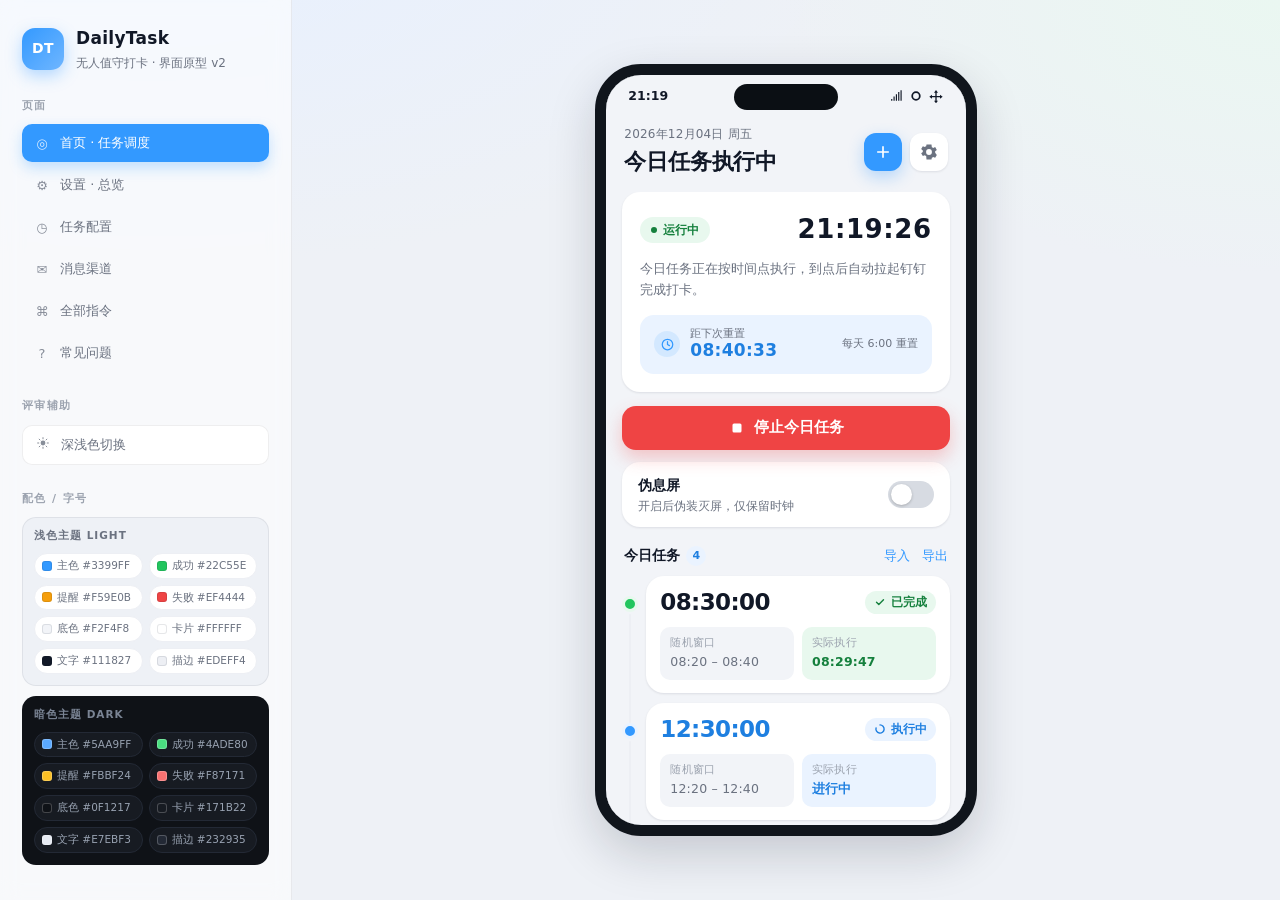
<file: design/prototype/index.html>
<!DOCTYPE html>
<html lang="zh-CN">
<head>
<meta charset="UTF-8">
<meta name="viewport" content="width=device-width,initial-scale=1">
<title>DailyTask · 界面原型 v2</title>
<link rel="stylesheet" href="assets/prototype.css">
</head>
<body>
<div class="stage">

  <!-- ============ 侧栏（评审用，非 App 内容） ============ -->
  <aside class="sidenav">
    <div class="brand">
      <div class="brand-logo">DT</div>
      <div class="brand-text">
        <h1>DailyTask</h1>
        <p>无人值守打卡 · 界面原型 v2</p>
      </div>
    </div>

    <div class="sidenav-block">
      <h2>页面</h2>
      <ul class="nav-list">
        <li><button class="nav-item is-active" data-goto="main"><i class="nav-ico">◎</i>首页 · 任务调度</button></li>
        <li><button class="nav-item" data-goto="settings"><i class="nav-ico">⚙</i>设置 · 总览</button></li>
        <li><button class="nav-item" data-goto="taskconfig"><i class="nav-ico">◷</i>任务配置</button></li>
        <li><button class="nav-item" data-goto="channel"><i class="nav-ico">✉</i>消息渠道</button></li>
        <li><button class="nav-item" data-goto="command"><i class="nav-ico">⌘</i>全部指令</button></li>
        <li><button class="nav-item" data-goto="qa"><i class="nav-ico">?</i>常见问题</button></li>
      </ul>
    </div>

    <div class="sidenav-block">
      <h2>评审辅助</h2>
      <button class="aux-btn" id="themeBtn" type="button" aria-label="切换到深色主题">
        <i class="nav-ico ico-sun">
          <svg viewBox="0 0 24 24" width="14" height="14"><circle cx="12" cy="12" r="4.1" fill="currentColor"/><g stroke="currentColor" stroke-width="1.7" stroke-linecap="round"><path d="M12 2.8v2M12 19.2v2M2.8 12h2M19.2 12h2M5.4 5.4l1.4 1.4M17.2 17.2l1.4 1.4M18.6 5.4l-1.4 1.4M6.8 17.2l-1.4 1.4"/></g></svg>
        </i>
        <i class="nav-ico ico-moon">
          <svg viewBox="0 0 24 24" width="14" height="14"><path d="M12.3 2a9 9 0 109.7 13.4A7.5 7.5 0 0112.3 2z" fill="currentColor"/></svg>
        </i>
        <span>深浅色切换</span>
      </button>
    </div>

    <div class="sidenav-block">
      <h2>配色 / 字号</h2>

      <div class="sw-theme sw-theme-light">
        <div class="sw-theme-label">浅色主题 Light</div>
        <div class="swatches">
          <span class="sw" style="--c:#3399FF">主色 #3399FF</span>
          <span class="sw" style="--c:#22C55E">成功 #22C55E</span>
          <span class="sw" style="--c:#F59E0B">提醒 #F59E0B</span>
          <span class="sw" style="--c:#EF4444">失败 #EF4444</span>
          <span class="sw" style="--c:#F2F4F8">底色 #F2F4F8</span>
          <span class="sw" style="--c:#FFFFFF">卡片 #FFFFFF</span>
          <span class="sw" style="--c:#111827">文字 #111827</span>
          <span class="sw" style="--c:#EDEFF4">描边 #EDEFF4</span>
        </div>
      </div>

      <div class="sw-theme sw-theme-dark">
        <div class="sw-theme-label">暗色主题 Dark</div>
        <div class="swatches">
          <span class="sw" style="--c:#5AA9FF">主色 #5AA9FF</span>
          <span class="sw" style="--c:#4ADE80">成功 #4ADE80</span>
          <span class="sw" style="--c:#FBBF24">提醒 #FBBF24</span>
          <span class="sw" style="--c:#F87171">失败 #F87171</span>
          <span class="sw" style="--c:#0F1217">底色 #0F1217</span>
          <span class="sw" style="--c:#171B22">卡片 #171B22</span>
          <span class="sw" style="--c:#E7EBF3">文字 #E7EBF3</span>
          <span class="sw" style="--c:#232935">描边 #232935</span>
        </div>
      </div>
    </div>
  </aside>

  <!-- ============ 手机 ============ -->
  <div class="device-wrap">
    <div class="phone">
      <div class="phone-island"></div>
      <div class="phone-statusbar">
        <span id="statusClock">17:20</span>
        <span class="statusbar-icons">
          <svg viewBox="0 0 24 24" width="14" height="14"><path d="M2 17h2v3H2zM6 13h2v7H6zM10 9h2v11h-2zM14 5h2v15h-2zM18 2h2v18h-2z" fill="currentColor"/></svg>
          <svg viewBox="0 0 24 24" width="14" height="14"><path d="M12 20a8 8 0 100-16 8 8 0 000 16zm0-3a5 5 0 110-10 5 5 0 010 10z" fill="currentColor"/></svg>
          <svg viewBox="0 0 24 24" width="16" height="16"><path d="M12 3l3 4h-2v5h5V10l4 3-4 3v-2h-5v5h2l-3 4-3-4h2v-5H6v2l-4-3 4-3v2h5V7H9z" fill="currentColor"/></svg>
        </span>
      </div>

      <div class="viewport" id="viewport">

        <!-- ================= 首页 ================= -->
        <section class="screen is-active" data-screen="main">
          <header class="appbar">
            <div class="appbar-text">
              <p class="appbar-sub"><span id="mainDate">2026年10月31日 星期六</span><span class="day-tag" id="dayTag" hidden>休息日</span></p>
              <h1 class="appbar-title" id="mainTitle">今日任务待启动</h1>
            </div>
            <div class="appbar-actions">
              <button class="icon-btn icon-btn-primary" id="addTaskBtn" aria-label="新建任务">
                <svg viewBox="0 0 24 24" width="20" height="20"><path d="M11 5h2v6h6v2h-6v6h-2v-6H5v-2h6z" fill="currentColor"/></svg>
              </button>
              <button class="icon-btn" id="settingsBtn" aria-label="设置">
                <svg viewBox="0 0 24 24" width="20" height="20"><path d="M12 15.5A3.5 3.5 0 1115.5 12 3.5 3.5 0 0112 15.5zm7.4-2.6a7.7 7.7 0 000-1.8l2-1.6-2-3.4-2.4 1a7.6 7.6 0 00-1.6-.9L15 3H9l-.4 2.2a7.6 7.6 0 00-1.6.9l-2.4-1-2 3.4 2 1.6a7.7 7.7 0 000 1.8l-2 1.6 2 3.4 2.4-1a7.6 7.6 0 001.6.9L9 21h6l.4-2.2a7.6 7.6 0 001.6-.9l2.4 1 2-3.4z" fill="currentColor"/></svg>
              </button>
            </div>
          </header>

          <div class="scroll">
            <section class="card hero">
              <div class="hero-head">
                <span class="pill pill-idle" id="runPill"><i class="dot"></i><span id="runPillText">未运行</span></span>
                <span class="hero-clock" id="heroClock">17:20:33</span>
              </div>
              <p class="hero-desc" id="heroDesc">点击下方按钮启动今日任务，到点后自动拉起钉钉完成打卡。</p>
              <div class="hero-reset">
                <span class="hero-reset-ico" id="resetIco">
                  <svg viewBox="0 0 24 24" width="15" height="15" fill="none" stroke="currentColor" stroke-width="2" stroke-linecap="round" stroke-linejoin="round"><circle cx="12" cy="12" r="8.4"/><path d="M12 7.4V12l3.1 1.8"/></svg>
                </span>
                <div class="hero-reset-text">
                  <span class="hero-reset-label" id="resetLabel">距下次重置</span>
                  <span class="hero-reset-value" id="resetCountdown">12:39:41</span>
                </div>
                <span class="hero-reset-sub" id="resetHint">每天 6:00 重置</span>
              </div>
            </section>

            <button class="btn btn-primary btn-block" id="runBtn">
              <svg viewBox="0 0 24 24" width="18" height="18"><path d="M8 5v14l11-7z" fill="currentColor"/></svg>
              <span id="runBtnText">启动今日任务</span>
            </button>

            <div class="group mask-quick">
              <div class="group-body">
                <div class="row row-switch">
                  <span class="row-main">
                    <span class="row-title">伪息屏</span>
                    <span class="row-desc">开启后伪装灭屏，仅保留时钟</span>
                  </span>
                  <label class="switch"><input type="checkbox" class="mask-switch"><span class="slider"></span></label>
                </div>
              </div>
            </div>

            <div class="section-head">
              <h2>今日任务 <span class="badge" id="taskCount">3</span><span class="rest-tag" id="restTag" hidden>休息日已跳过</span></h2>
              <div class="section-actions">
                <button class="link-btn" data-act="import">导入</button>
                <button class="link-btn" data-act="export">导出</button>
              </div>
            </div>

            <div class="task-list" id="taskList"></div>

            <div class="empty" id="emptyState" hidden>
              <div class="empty-ico">
                <svg viewBox="0 0 24 24" width="28" height="28"><path d="M12 2a10 10 0 1010 10A10 10 0 0012 2zm1 5v5.2l4 2.3-1 1.7-5-2.9V7z" fill="currentColor"/></svg>
              </div>
              <h3>还没有打卡时间点</h3>
              <p>添加上班、下班等时间点，到点后自动完成打卡并回传结果。</p>
              <button class="btn btn-soft" data-act="add">添加第一个任务</button>
            </div>
          </div>

          <!-- 伪灭屏蒙层 -->
          <div class="mask" id="maskOverlay" hidden>
            <div class="mask-clock" id="maskClock">17:20</div>
            <p class="mask-tip">上滑屏幕或按音量下键退出</p>
          </div>
        </section>

        <!-- ================= 设置 ================= -->
        <section class="screen" data-screen="settings">
          <header class="appbar appbar-nav">
            <button class="icon-btn" data-back><svg viewBox="0 0 24 24" width="20" height="20"><path d="M15.4 4.6L14 3.2 5.2 12l8.8 8.8 1.4-1.4L7.9 12z" fill="currentColor"/></svg></button>
            <div class="appbar-text"><h1 class="appbar-title">设置</h1></div>
          </header>

          <div class="scroll">
            <section class="group">
              <h2 class="group-title">服务与权限</h2>
              <div class="group-body">
                <div class="row row-switch">
                  <span class="row-main">
                    <span class="row-title">悬浮权限</span>
                    <span class="row-desc">核心服务，用于打卡后自动跳回本软件</span>
                  </span>
                  <label class="switch switch-locked"><input type="checkbox" checked disabled><span class="slider"></span></label>
                </div>

                <div class="row row-switch">
                  <span class="row-main">
                    <span class="row-title">通知监听</span>
                    <span class="row-desc" id="noticeDesc">接收小号远程指令，并判定钉钉打卡结果</span>
                  </span>
                  <label class="switch"><input type="checkbox" id="noticeSwitch" checked><span class="slider"></span></label>
                </div>

                <div class="row row-block">
                  <div class="row-head">
                    <span class="row-main">
                      <span class="row-title">结果来源</span>
                      <span class="row-desc" id="sourceDesc">用哪种方式判定「打卡成功」</span>
                    </span>
                  </div>
                  <div class="segmented" id="sourceSegment">
                    <button class="seg is-active" data-value="notice">通知监听</button>
                    <button class="seg" data-value="capture">截屏服务</button>
                  </div>
                </div>
                <p class="row-note danger" id="sourceNote" hidden></p>
              </div>
            </section>

            <section class="group">
              <h2 class="group-title">任务目标</h2>
              <div class="group-body">
                <button class="row row-tap" data-act="pickTargetApp">
                  <span class="row-ico" id="targetAppIco" style="--ico:#3399FF">
                    <svg viewBox="0 0 24 24" width="18" height="18"><path d="M4 4h16v16H4zm2 4v2h12V8zm0 4v2h12v-2zm0 4v2h8v-2z" fill="currentColor"/></svg>
                  </span>
                  <span class="row-main">
                    <span class="row-title">目标应用</span>
                  </span>
                  <span class="row-value" id="targetAppName">钉钉</span>
                  <svg class="row-arrow" viewBox="0 0 24 24" width="16" height="16"><path d="M9 6l6 6-6 6" fill="none" stroke="currentColor" stroke-width="2" stroke-linecap="round"/></svg>
                </button>

                <button class="row row-tap" data-goto="channel">
                  <span class="row-ico" style="--ico:#22C55E">
                    <svg viewBox="0 0 24 24" width="18" height="18"><path d="M3 5h18v14H3zm2 2v.4l7 5 7-5V7z" fill="currentColor"/></svg>
                  </span>
                  <span class="row-main">
                    <span class="row-title">消息渠道</span>
                    <span class="row-desc">打卡结果回推渠道</span>
                  </span>
                  <span class="row-value ok" id="msgChannelValue">企业微信</span>
                  <svg class="row-arrow" viewBox="0 0 24 24" width="16" height="16"><path d="M9 6l6 6-6 6" fill="none" stroke="currentColor" stroke-width="2" stroke-linecap="round"/></svg>
                </button>

                <div class="row row-switch">
                  <span class="row-main">
                    <span class="row-title">返回截图</span>
                    <span class="row-desc">开启后，【DT#打卡】倒计时结束会截屏并发送结果</span>
                  </span>
                  <label class="switch"><input type="checkbox" checked><span class="slider"></span></label>
                </div>
              </div>
            </section>

            <section class="group">
              <h2 class="group-title">行为偏好</h2>
              <div class="group-body">
                <div class="row row-switch">
                  <span class="row-main">
                    <span class="row-title">手势辅助</span>
                    <span class="row-desc">单指上下滑动开启 / 关闭伪灭屏</span>
                  </span>
                  <label class="switch"><input type="checkbox" checked><span class="slider"></span></label>
                </div>
                <div class="row row-switch">
                  <span class="row-main">
                    <span class="row-title">省电模式</span>
                    <span class="row-desc">降低倒计时与蒙层动画刷新频率</span>
                  </span>
                  <label class="switch"><input type="checkbox"><span class="slider"></span></label>
                </div>
                <div class="row row-switch">
                  <span class="row-main">
                    <span class="row-title">退回桌面</span>
                    <span class="row-desc">打卡结束后先回桌面再启动本软件</span>
                  </span>
                  <label class="switch"><input type="checkbox"><span class="slider"></span></label>
                </div>
              </div>
            </section>

            <section class="group">
              <h2 class="group-title">任务</h2>
              <div class="group-body">
                <button class="row row-tap" data-goto="taskconfig">
                  <span class="row-ico" style="--ico:#8B5CF6">
                    <svg viewBox="0 0 24 24" width="18" height="18"><path d="M12 2a10 10 0 1010 10A10 10 0 0012 2zm1 10.6l4 2.3-1 1.7-5-2.9V6h2z" fill="currentColor"/></svg>
                  </span>
                  <span class="row-main">
                    <span class="row-title">任务配置</span>
                    <span class="row-desc">重置时间、超时、口令、工作日</span>
                  </span>
                  <svg class="row-arrow" viewBox="0 0 24 24" width="16" height="16"><path d="M9 6l6 6-6 6" fill="none" stroke="currentColor" stroke-width="2" stroke-linecap="round"/></svg>
                </button>
                <button class="row row-tap" data-act="updateHoliday">
                  <span class="row-ico" style="--ico:#F59E0B">
                    <svg viewBox="0 0 24 24" width="18" height="18"><path d="M7 2v2H5a2 2 0 00-2 2v13a2 2 0 002 2h14a2 2 0 002-2V6a2 2 0 00-2-2h-2V2h-2v2H9V2zm12 8v9H5v-9z" fill="currentColor"/></svg>
                  </span>
                  <span class="row-main">
                    <span class="row-title">更新节假日数据</span>
                    <span class="row-desc">同步当年与次年的法定节假日</span>
                  </span>
                  <span class="row-value">2026-10-31</span>
                </button>
              </div>
            </section>

            <section class="group">
              <h2 class="group-title">工具</h2>
              <div class="group-body">
                <button class="row row-tap" data-goto="command">
                  <span class="row-ico" style="--ico:#0EA5E9">
                    <svg viewBox="0 0 24 24" width="18" height="18"><path d="M4 5h16v2H4zm2 4h12v2H6zm-2 4h16v2H4zm4 4h8v2H8z" fill="currentColor"/></svg>
                  </span>
                  <span class="row-main"><span class="row-title">全部指令</span></span>
                  <span class="row-value">10 条</span>
                  <svg class="row-arrow" viewBox="0 0 24 24" width="16" height="16"><path d="M9 6l6 6-6 6" fill="none" stroke="currentColor" stroke-width="2" stroke-linecap="round"/></svg>
                </button>
                <button class="row row-tap" data-act="openTest">
                  <span class="row-ico" style="--ico:#64748B">
                    <svg viewBox="0 0 24 24" width="18" height="18"><path d="M14 3v2h3.6l-9 9 1.4 1.4 9-9V10h2V3zM5 5h5V3H3v18h18v-7h-2v5H5z" fill="currentColor"/></svg>
                  </span>
                  <span class="row-main">
                    <span class="row-title">唤起测试</span>
                    <span class="row-desc">验证拉起目标应用</span>
                  </span>
                </button>
                <button class="row row-tap" data-act="captureTest">
                  <span class="row-ico" style="--ico:#64748B">
                    <svg viewBox="0 0 24 24" width="18" height="18"><path d="M9 3l-1.8 2H4a2 2 0 00-2 2v12a2 2 0 002 2h16a2 2 0 002-2V7a2 2 0 00-2-2h-3.2L15 3zm3 5a5 5 0 110 10 5 5 0 010-10z" fill="currentColor"/></svg>
                  </span>
                  <span class="row-main">
                    <span class="row-title">截屏测试</span>
                    <span class="row-desc">截屏并通过消息渠道发送测试图片</span>
                  </span>
                </button>
                <button class="row row-tap" data-act="sendLog">
                  <span class="row-ico" style="--ico:#64748B">
                    <svg viewBox="0 0 24 24" width="18" height="18"><path d="M14 2H6a2 2 0 00-2 2v16a2 2 0 002 2h12a2 2 0 002-2V8zm-1 7V3.5L18.5 9zM8 13h8v2H8zm0 4h8v2H8z" fill="currentColor"/></svg>
                  </span>
                  <span class="row-main">
                    <span class="row-title">发送日志</span>
                    <span class="row-desc">打包后通过 QQ 发送，便于排查问题</span>
                  </span>
                </button>
                <button class="row row-tap" data-goto="qa">
                  <span class="row-ico" style="--ico:#64748B">
                    <svg viewBox="0 0 24 24" width="18" height="18"><path d="M12 2a10 10 0 100 20 10 10 0 000-20zm1 15h-2v-2h2zm1.8-6.3l-.9.9c-.7.7-.9 1.1-.9 2.4h-2v-.5c0-.9.4-1.7 1-2.3l1.2-1.3c.4-.3.6-.8.6-1.4A2 2 0 0011 7a2 2 0 00-2 1.7H7A4 4 0 0115 10c0 .8-.3 1.5-.8 2.1z" fill="currentColor"/></svg>
                  </span>
                  <span class="row-main"><span class="row-title">常见问题</span></span>
                  <svg class="row-arrow" viewBox="0 0 24 24" width="16" height="16"><path d="M9 6l6 6-6 6" fill="none" stroke="currentColor" stroke-width="2" stroke-linecap="round"/></svg>
                </button>
              </div>
            </section>

            <section class="group">
              <h2 class="group-title">关于</h2>
              <div class="group-body">
                <div class="row">
                  <span class="row-main"><span class="row-title">当前版本</span></span>
                  <span class="row-value">2.4.3.0</span>
                </div>
                <div class="row">
                  <span class="row-main"><span class="row-title">数据存储</span><span class="row-desc">全部配置保存在本机，不上传服务器</span></span>
                </div>
              </div>
            </section>

            <p class="footer-note">本软件仅供内部学习研究使用，请勿商用或倒卖。</p>
          </div>
        </section>

        <!-- ================= 任务配置 ================= -->
        <section class="screen" data-screen="taskconfig">
          <header class="appbar appbar-nav">
            <button class="icon-btn" data-back><svg viewBox="0 0 24 24" width="20" height="20"><path d="M15.4 4.6L14 3.2 5.2 12l8.8 8.8 1.4-1.4L7.9 12z" fill="currentColor"/></svg></button>
            <div class="appbar-text"><h1 class="appbar-title">任务配置</h1></div>
          </header>

          <div class="scroll">
            <section class="group">
              <h2 class="group-title">时间与口令</h2>
              <div class="group-body">
                <button class="row row-tap" data-act="resetTime">
                  <span class="row-main"><span class="row-title">重置时间</span><span class="row-desc">每天几点重新开始计算当日任务</span></span>
                  <span class="row-value">每天 6 点</span>
                  <svg class="row-arrow" viewBox="0 0 24 24" width="16" height="16"><path d="M9 6l6 6-6 6" fill="none" stroke="currentColor" stroke-width="2" stroke-linecap="round"/></svg>
                </button>
                <button class="row row-tap" data-act="timeout">
                  <span class="row-main"><span class="row-title">超时时间</span><span class="row-desc">停留超时后触发兜底截屏</span></span>
                  <span class="row-value">60s</span>
                  <svg class="row-arrow" viewBox="0 0 24 24" width="16" height="16"><path d="M9 6l6 6-6 6" fill="none" stroke="currentColor" stroke-width="2" stroke-linecap="round"/></svg>
                </button>
                <button class="row row-tap" data-act="commandKey">
                  <span class="row-main"><span class="row-title">任务口令</span><span class="row-desc">远程触发打卡时使用的指令内容</span></span>
                  <span class="row-value">打卡</span>
                  <svg class="row-arrow" viewBox="0 0 24 24" width="16" height="16"><path d="M9 6l6 6-6 6" fill="none" stroke="currentColor" stroke-width="2" stroke-linecap="round"/></svg>
                </button>
                <button class="row row-tap" data-act="workday">
                  <span class="row-main"><span class="row-title">工作日设置</span><span class="row-desc">非工作日自动跳过任务</span></span>
                  <span class="row-value">周一至周五</span>
                  <svg class="row-arrow" viewBox="0 0 24 24" width="16" height="16"><path d="M9 6l6 6-6 6" fill="none" stroke="currentColor" stroke-width="2" stroke-linecap="round"/></svg>
                </button>
              </div>
            </section>

            <section class="group">
              <h2 class="group-title">执行策略</h2>
              <div class="group-body">
                <div class="row row-switch">
                  <span class="row-main">
                    <span class="row-title">循环任务</span>
                    <span class="row-desc danger-text">仅能通过远程指令「DT#开启/关闭循环」修改</span>
                  </span>
                  <label class="switch switch-locked"><input type="checkbox" checked disabled><span class="slider"></span></label>
                </div>
                <div class="row row-switch">
                  <span class="row-main">
                    <span class="row-title">跳过节假日</span>
                    <span class="row-desc">法定节假日不执行打卡</span>
                  </span>
                  <label class="switch"><input type="checkbox" checked><span class="slider"></span></label>
                </div>
                <div class="row row-switch">
                  <span class="row-main">
                    <span class="row-title">随机时间</span>
                    <span class="row-desc">在时间范围内随机取点执行</span>
                  </span>
                  <label class="switch" id="randomSwitch"><input type="checkbox" checked><span class="slider"></span></label>
                </div>
                <button class="row row-tap row-sub" id="rangeRow" data-act="minuteRange">
                  <span class="row-main"><span class="row-title">时间范围</span></span>
                  <span class="row-value">30 分钟</span>
                  <svg class="row-arrow" viewBox="0 0 24 24" width="16" height="16"><path d="M9 6l6 6-6 6" fill="none" stroke="currentColor" stroke-width="2" stroke-linecap="round"/></svg>
                </button>
              </div>
            </section>

            <section class="group">
              <h2 class="group-title">配置迁移</h2>
              <div class="group-body">
                <button class="row row-tap" data-act="export">
                  <span class="row-main">
                    <span class="row-title">导出配置</span>
                    <span class="row-desc">分享到 QQ / 微信 / TIM / 支付宝，或复制到剪贴板</span>
                  </span>
                  <svg class="row-arrow" viewBox="0 0 24 24" width="16" height="16"><path d="M9 6l6 6-6 6" fill="none" stroke="currentColor" stroke-width="2" stroke-linecap="round"/></svg>
                </button>
              </div>
            </section>
          </div>
        </section>

        <!-- ================= 消息渠道 ================= -->
        <section class="screen" data-screen="channel">
          <header class="appbar appbar-nav">
            <button class="icon-btn" data-back><svg viewBox="0 0 24 24" width="20" height="20"><path d="M15.4 4.6L14 3.2 5.2 12l8.8 8.8 1.4-1.4L7.9 12z" fill="currentColor"/></svg></button>
            <div class="appbar-text"><h1 class="appbar-title">消息渠道</h1></div>
          </header>

          <div class="scroll">
            <!-- 渠道选择器：决定消息实际从哪个渠道发出（真机侧对应 MSG_CHANNEL_KEY） -->
            <section class="group">
              <h2 class="group-title">消息回推渠道</h2>
              <div class="group-body">
                <div class="row row-block">
                  <div class="ch-picker" id="channelPicker" role="radiogroup" aria-label="选择消息回推渠道">
                    <button class="ch-tile is-active" data-channel="wx" role="radio" aria-checked="true">
                      <span class="ch-check"><svg viewBox="0 0 24 24" width="11" height="11"><path d="M5 12.5l4.5 4.5L19 7.5" fill="none" stroke="currentColor" stroke-width="3.4" stroke-linecap="round" stroke-linejoin="round"/></svg></span>
                      <span class="ch-logo" style="--ico:#07C160">
                        <svg viewBox="0 0 24 24" width="22" height="22"><path d="M9.5 3C5.36 3 2 5.9 2 9.5c0 2 1.05 3.8 2.7 5L4 17l2.8-1.4c.85.25 1.76.4 2.7.4h.35A6.3 6.3 0 019.5 14c0-3.3 3.13-6 7-6 .3 0 .6.02.9.05C16.7 5.2 13.4 3 9.5 3zm-2.3 3.2a.9.9 0 110 1.8.9.9 0 010-1.8zm4.6 0a.9.9 0 110 1.8.9.9 0 010-1.8zM16.5 9c-3.04 0-5.5 2.15-5.5 4.8s2.46 4.8 5.5 4.8c.7 0 1.38-.11 2-.32L21 19.5l-.5-2c1.5-.95 2.5-2.4 2.5-4.05 0-2.36-2.16-4.25-4.83-4.45h-.67zm-1.9 2.6a.75.75 0 110 1.5.75.75 0 010-1.5zm3.8 0a.75.75 0 110 1.5.75.75 0 010-1.5z" fill="currentColor"/></svg>
                      </span>
                      <span class="ch-tile-name">企业微信</span>
                      <span class="ch-tile-sub">群机器人 Webhook</span>
                    </button>
                    <button class="ch-tile" data-channel="mail" role="radio" aria-checked="false">
                      <span class="ch-check"><svg viewBox="0 0 24 24" width="11" height="11"><path d="M5 12.5l4.5 4.5L19 7.5" fill="none" stroke="currentColor" stroke-width="3.4" stroke-linecap="round" stroke-linejoin="round"/></svg></span>
                      <span class="ch-logo" style="--ico:#12B7F5">
                        <svg viewBox="0 0 24 24" width="22" height="22"><path d="M3 5.5h18a1 1 0 011 1v11a2 2 0 01-2 2H4a2 2 0 01-2-2v-11a1 1 0 011-1zm1.8 2L12 12.6l7.2-5.1H4.8z" fill="currentColor"/></svg>
                      </span>
                      <span class="ch-tile-name">QQ 邮箱</span>
                      <span class="ch-tile-sub">SMTP 授权码发信</span>
                    </button>
                  </div>
                  <!-- 待定①：主渠道失败自动回退到另一个渠道（现状行为），还是改成严格二选一 -->
                </div>
              </div>
            </section>

            <section class="group">
              <h2 class="group-title">消息内容</h2>
              <div class="group-body">
                <div class="field">
                  <label class="field-label" for="msgTitle">消息标题</label>
                  <input class="input" id="msgTitle" value="打卡结果通知" placeholder="如：打卡结果通知（非必填）">
                </div>
              </div>
            </section>

            <!-- 两个渠道的配置同时展开，互不影响；配置完成不自动改主渠道 -->
            <section class="group">
              <h2 class="group-title">企业微信</h2>
              <div class="group-body">
                <div class="field">
                  <label class="field-label" for="wxKey">Webhook Key</label>
                  <input class="input" id="wxKey" value="a8f3c2e1-6b4d-4f70-9c2a-1de5f80b7a31">
                  <p class="field-hint">群聊设置 → 消息推送 → 复制地址末尾的 key</p>
                </div>
                <div class="status-line" id="wxStatus">
                  <span class="pill pill-ok"><i class="dot"></i>已配置</span>
                  <span class="status-text">配置保存于 2026-10-28 14:02</span>
                </div>
                <button class="btn btn-outline btn-inset" data-act="testWx">
                  <svg class="btn-ico" viewBox="0 0 24 24" width="17" height="17" fill="none" stroke="currentColor" stroke-width="1.8" stroke-linecap="round" stroke-linejoin="round"><path d="m22 2-11 11"/><path d="M22 2 15 21l-4-8-8-4z"/></svg>
                  <span>发送测试推送</span>
                </button>
              </div>
            </section>

            <section class="group">
              <h2 class="group-title">QQ 邮箱</h2>
              <div class="group-body">
                <div class="field">
                  <label class="field-label" for="mailOut">发件箱</label>
                  <div class="field-inline">
                    <input class="input" id="mailOut" value="123456789">
                    <span class="input-affix">@qq.com</span>
                  </div>
                </div>
                <div class="field">
                  <label class="field-label" for="mailCode">授权码</label>
                  <input class="input" id="mailCode" type="password" value="abcd1234efgh5678">
                  <p class="field-hint">使用 SMTP 授权码，非邮箱登录密码</p>
                </div>
                <div class="field">
                  <label class="field-label" for="mailIn">收件箱</label>
                  <input class="input" id="mailIn" value="123456789@qq.com">
                </div>
                <div class="status-line" id="mailStatus">
                  <span class="pill pill-idle"><i class="dot"></i>未配置</span>
                  <span class="status-text">测试邮件发送成功后才保存</span>
                </div>
                <button class="btn btn-outline btn-inset" data-act="testMail">
                  <svg class="btn-ico" viewBox="0 0 24 24" width="17" height="17" fill="none" stroke="currentColor" stroke-width="1.8" stroke-linecap="round" stroke-linejoin="round"><rect x="3" y="5.5" width="18" height="13" rx="2.6"/><path d="m4.2 7.4 6.8 4.9a2.2 2.2 0 0 0 2 0l6.8-4.9"/></svg>
                  <span>发送测试邮件</span>
                </button>
              </div>
            </section>
          </div>
        </section>

        <!-- ================= 全部指令 ================= -->
        <section class="screen" data-screen="command">
          <header class="appbar appbar-nav">
            <button class="icon-btn" data-back><svg viewBox="0 0 24 24" width="20" height="20"><path d="M15.4 4.6L14 3.2 5.2 12l8.8 8.8 1.4-1.4L7.9 12z" fill="currentColor"/></svg></button>
            <div class="appbar-text"><h1 class="appbar-title">全部指令</h1></div>
          </header>

          <div class="scroll">
            <div class="notice-card">
              <svg viewBox="0 0 24 24" width="16" height="16"><path d="M12 2a10 10 0 1010 10A10 10 0 0012 2zm1 15h-2v-6h2zm0-8h-2V7h2z" fill="currentColor"/></svg>
              <p>所有指令必须以 <code>DT#</code> 开头，否则会被当作普通聊天忽略。建议用小号发送。</p>
            </div>

            <div class="cmd-list" id="cmdList">
              <button class="cmd-item" data-cmd="DT#执行任务">
                <span class="cmd-code">DT#执行任务</span>
                <span class="cmd-desc">启动循环任务（默认每天自动执行）</span>
                <span class="tag tag-plain">无回执</span>
              </button>
              <button class="cmd-item" data-cmd="DT#终止任务">
                <span class="cmd-code">DT#终止任务</span>
                <span class="cmd-desc">停止循环任务（仅停止当天）</span>
                <span class="tag tag-reply">有回执</span>
              </button>
              <button class="cmd-item" data-cmd="DT#开启循环">
                <span class="cmd-code">DT#开启循环</span>
                <span class="cmd-desc">开启周期循环的标志位</span>
                <span class="tag tag-reply">有回执</span>
              </button>
              <button class="cmd-item" data-cmd="DT#关闭循环">
                <span class="cmd-code">DT#关闭循环</span>
                <span class="cmd-desc">永久暂停，直到收到「开启循环」指令</span>
                <span class="tag tag-reply">有回执</span>
              </button>
              <button class="cmd-item" data-cmd="DT#息屏">
                <span class="cmd-code">DT#息屏</span>
                <span class="cmd-desc">开启伪装灭屏模式，显示纯黑背景 + 动态时钟</span>
                <span class="tag tag-plain">无回执</span>
              </button>
              <button class="cmd-item" data-cmd="DT#亮屏">
                <span class="cmd-code">DT#亮屏</span>
                <span class="cmd-desc">退出伪装灭屏模式</span>
                <span class="tag tag-plain">无回执</span>
              </button>
              <button class="cmd-item" data-cmd="DT#考勤记录">
                <span class="cmd-code">DT#考勤记录</span>
                <span class="cmd-desc">导出当天考勤记录</span>
                <span class="tag tag-reply">有回执</span>
              </button>
              <button class="cmd-item" data-cmd="DT#打卡">
                <span class="cmd-code">DT#打卡</span>
                <span class="cmd-desc">触发一次打卡（默认口令内容为「打卡」）</span>
                <span class="tag tag-reply">有回执</span>
              </button>
              <button class="cmd-item" data-cmd="DT#状态查询">
                <span class="cmd-code">DT#状态查询</span>
                <span class="cmd-desc">查询任务、服务、监听、电量、版本等状态</span>
                <span class="tag tag-reply">有回执</span>
              </button>
              <button class="cmd-item" data-cmd="DT#截屏">
                <span class="cmd-code">DT#截屏</span>
                <span class="cmd-desc">截取目标应用屏幕并通过消息渠道返回</span>
                <span class="tag tag-reply">有回执</span>
              </button>
            </div>

            <p class="footer-note">点击任意指令即可复制到剪贴板。</p>
          </div>
        </section>

        <!-- ================= 常见问题 ================= -->
        <section class="screen" data-screen="qa">
          <header class="appbar appbar-nav">
            <button class="icon-btn" data-back><svg viewBox="0 0 24 24" width="20" height="20"><path d="M15.4 4.6L14 3.2 5.2 12l8.8 8.8 1.4-1.4L7.9 12z" fill="currentColor"/></svg></button>
            <div class="appbar-text"><h1 class="appbar-title">常见问题</h1></div>
          </header>

          <div class="scroll">
            <section class="group">
              <h2 class="group-title">常见问题</h2>
              <div class="group-body" id="qaList">
                <div class="acc-item">
                  <button class="acc-head">
                    <span>手机重启后不再自动打卡怎么办？</span>
                    <svg class="acc-ico" viewBox="0 0 24 24" width="16" height="16"><path d="m7 10 5 5 5-5" fill="none" stroke="currentColor" stroke-width="2" stroke-linecap="round" stroke-linejoin="round"/></svg>
                  </button>
                  <div class="acc-body"><p>软件不监听开机广播，重启后需手动打开一次 DailyTask，调度与通知监听才会恢复。</p></div>
                </div>
                <div class="acc-item">
                  <button class="acc-head">
                    <span>提示「未监听到打卡成功」，但实际已打卡？</span>
                    <svg class="acc-ico" viewBox="0 0 24 24" width="16" height="16"><path d="m7 10 5 5 5-5" fill="none" stroke="currentColor" stroke-width="2" stroke-linecap="round" stroke-linejoin="round"/></svg>
                  </button>
                  <div class="acc-body"><p>多为刚执行过 <code>DT#打卡</code> 指令，属正常现象，以指令回执与截图结果为准。</p></div>
                </div>
                <div class="acc-item">
                  <button class="acc-head">
                    <span>回执提示「设备正被占用将排队等待」</span>
                    <svg class="acc-ico" viewBox="0 0 24 24" width="16" height="16"><path d="m7 10 5 5 5-5" fill="none" stroke="currentColor" stroke-width="2" stroke-linecap="round" stroke-linejoin="round"/></svg>
                  </button>
                  <div class="acc-body"><p>定时任务正在操作设备，指令会排队等待，完成后回执会附带实际等待时长。</p></div>
                </div>
                <div class="acc-item">
                  <button class="acc-head">
                    <span>打卡结果一直收不到</span>
                    <svg class="acc-ico" viewBox="0 0 24 24" width="16" height="16"><path d="m7 10 5 5 5-5" fill="none" stroke="currentColor" stroke-width="2" stroke-linecap="round" stroke-linejoin="round"/></svg>
                  </button>
                  <div class="acc-body"><p>先发送 <code>DT#状态查询</code> 检查通知监听、截屏服务、消息渠道状态，再查看应用内日志。</p></div>
                </div>
                <div class="acc-item">
                  <button class="acc-head">
                    <span>钉钉监听不到打卡结果怎么办？</span>
                    <svg class="acc-ico" viewBox="0 0 24 24" width="16" height="16"><path d="m7 10 5 5 5-5" fill="none" stroke="currentColor" stroke-width="2" stroke-linecap="round" stroke-linejoin="round"/></svg>
                  </button>
                  <div class="acc-body"><p>请在设置中开启「截屏服务」，授权时选择「整个屏幕」，结果来源切换为截屏服务。</p></div>
                </div>
                <div class="acc-item">
                  <button class="acc-head">
                    <span>灭屏后打卡失效？</span>
                    <svg class="acc-ico" viewBox="0 0 24 24" width="16" height="16"><path d="m7 10 5 5 5-5" fill="none" stroke="currentColor" stroke-width="2" stroke-linecap="round" stroke-linejoin="round"/></svg>
                  </button>
                  <div class="acc-body"><p>灭屏状态下前台服务可能被系统回收，请在开发者模式中打开「充电不息屏」。</p></div>
                </div>
                <div class="acc-item">
                  <button class="acc-head">
                    <span>哪些行为会被判定为作弊？</span>
                    <svg class="acc-ico" viewBox="0 0 24 24" width="16" height="16"><path d="m7 10 5 5 5-5" fill="none" stroke="currentColor" stroke-width="2" stroke-linecap="round" stroke-linejoin="round"/></svg>
                  </button>
                  <div class="acc-body"><p>Root、模拟定位、远程控制软件、ADB 模拟点击风险极高；开启无障碍服务、连接电脑数据线也有中等风险。</p></div>
                </div>
              </div>
            </section>
          </div>
        </section>

      </div><!-- /viewport -->

      <!-- ============ 弹层：置于机身内，随机身裁切 ============ -->

<!-- ================= 底部弹窗：任务时间 ================= -->
<div class="sheet-mask" id="sheetTime" hidden>
  <div class="sheet">
    <div class="sheet-grab"></div>
    <h3 class="sheet-title" id="timeSheetTitle">添加任务</h3>
    <p class="sheet-desc">选择打卡时间点，到点后自动执行</p>
    <div class="tp-head"><span>时</span><span>分</span><span>秒</span></div>
    <div class="timepicker">
      <div class="tp-col" data-col="hour"></div>
      <div class="tp-col" data-col="min"></div>
      <div class="tp-col" data-col="sec"></div>
    </div>
    <div class="sheet-actions">
      <button class="btn btn-ghost" data-sheet-close>取消</button>
      <button class="btn btn-primary" id="timeSheetOk">确定</button>
    </div>
  </div>
</div>

<!-- ================= 底部弹窗：通用列表 ================= -->
<div class="sheet-mask" id="sheetList" hidden>
  <div class="sheet">
    <div class="sheet-grab"></div>
    <h3 class="sheet-title" id="listSheetTitle">选择</h3>
    <div class="opt-list" id="listSheetBody"></div>
    <div class="sheet-actions"><button class="btn btn-ghost" data-sheet-close>取消</button></div>
  </div>
</div>

<!-- ================= 底部弹窗：工作日 ================= -->
<div class="sheet-mask" id="sheetWorkday" hidden>
  <div class="sheet">
    <div class="sheet-grab"></div>
    <h3 class="sheet-title">选择工作日</h3>
    <p class="sheet-desc">至少保留一天为工作日</p>
    <div class="day-grid" id="workdayGrid"></div>
    <div class="sheet-actions">
      <button class="btn btn-ghost" data-sheet-close>取消</button>
      <button class="btn btn-primary" id="workdayOk">确定</button>
    </div>
  </div>
</div>

<!-- ================= 对话框 ================= -->
<div class="dialog-mask" id="dialogMask" hidden>
  <div class="dialog" id="dialogBox">
    <div class="dialog-icon" id="dialogIcon" hidden></div>
    <h3 class="dialog-title" id="dialogTitle">提示</h3>
    <p class="dialog-msg" id="dialogMsg">提示内容</p>
    <!-- 信息块 / 内联提示等附加内容（测试发送对话框用） -->
    <div class="dialog-body" id="dialogBody" hidden></div>
    <div class="dialog-actions" id="dialogActions">
      <button class="btn btn-quiet" id="dialogCancel">取消</button>
      <button class="btn btn-primary" id="dialogOk">确定</button>
    </div>
    <p class="dialog-tip" id="dialogTip" hidden></p>
  </div>
</div>

      <div class="toast" id="toast" hidden></div>

    </div><!-- /phone -->

  </div><!-- /device-wrap -->
</div><!-- /stage -->

<script src="assets/prototype.js"></script>
</body>
</html>
</file>
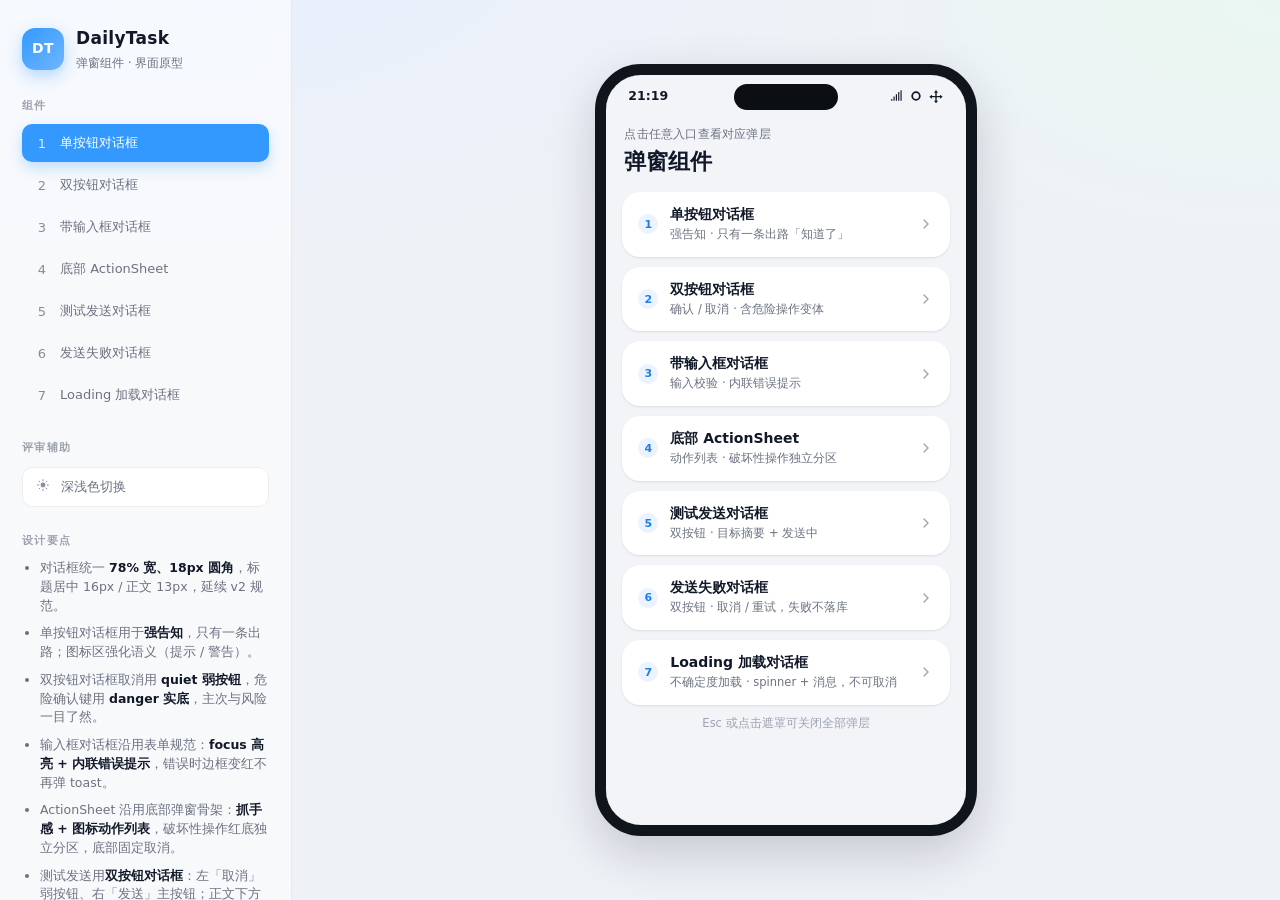
<file: design/prototype/dialogs.html>
<!DOCTYPE html>
<html lang="zh-CN">
<head>
<meta charset="UTF-8">
<meta name="viewport" content="width=device-width,initial-scale=1">
<title>DailyTask · 弹窗组件原型</title>
<link rel="stylesheet" href="assets/prototype.css">
<link rel="stylesheet" href="assets/dialogs.css">
</head>
<body>
<div class="stage">

  <!-- ============ 侧栏（评审用，非 App 内容） ============ -->
  <aside class="sidenav">
    <div class="brand">
      <div class="brand-logo">DT</div>
      <div class="brand-text">
        <h1>DailyTask</h1>
        <p>弹窗组件 · 界面原型</p>
      </div>
    </div>

    <div class="sidenav-block">
      <h2>组件</h2>
      <ul class="nav-list">
        <li><button class="nav-item is-active" data-demo="single"><i class="nav-ico">1</i>单按钮对话框</button></li>
        <li><button class="nav-item" data-demo="double"><i class="nav-ico">2</i>双按钮对话框</button></li>
        <li><button class="nav-item" data-demo="input"><i class="nav-ico">3</i>带输入框对话框</button></li>
        <li><button class="nav-item" data-demo="actionsheet"><i class="nav-ico">4</i>底部 ActionSheet</button></li>
        <li><button class="nav-item" data-demo="testsend"><i class="nav-ico">5</i>测试发送对话框</button></li>
        <li><button class="nav-item" data-demo="testfail"><i class="nav-ico">6</i>发送失败对话框</button></li>
        <li><button class="nav-item" data-demo="loading"><i class="nav-ico">7</i>Loading 加载对话框</button></li>
      </ul>
    </div>

    <div class="sidenav-block">
      <h2>评审辅助</h2>
      <button class="aux-btn" id="themeBtn" type="button" aria-label="切换到深色主题">
        <i class="nav-ico ico-sun">
          <svg viewBox="0 0 24 24" width="14" height="14"><circle cx="12" cy="12" r="4.1" fill="currentColor"/><g stroke="currentColor" stroke-width="1.7" stroke-linecap="round"><path d="M12 2.8v2M12 19.2v2M2.8 12h2M19.2 12h2M5.4 5.4l1.4 1.4M17.2 17.2l1.4 1.4M18.6 5.4l-1.4 1.4M6.8 17.2l-1.4 1.4"/></g></svg>
        </i>
        <i class="nav-ico ico-moon">
          <svg viewBox="0 0 24 24" width="14" height="14"><path d="M12.3 2a9 9 0 109.7 13.4A7.5 7.5 0 0112.3 2z" fill="currentColor"/></svg>
        </i>
        <span>深浅色切换</span>
      </button>
    </div>

    <div class="sidenav-block">
      <h2>设计要点</h2>
      <ul class="note-list">
        <li>对话框统一 <b>78% 宽、18px 圆角</b>，标题居中 16px / 正文 13px，延续 v2 规范。</li>
        <li>单按钮对话框用于<b>强告知</b>，只有一条出路；图标区强化语义（提示 / 警告）。</li>
        <li>双按钮对话框取消用 <b>quiet 弱按钮</b>，危险确认键用 <b>danger 实底</b>，主次与风险一目了然。</li>
        <li>输入框对话框沿用表单规范：<b>focus 高亮 + 内联错误提示</b>，错误时边框变红不再弹 toast。</li>
        <li>ActionSheet 沿用底部弹窗骨架：<b>抓手感 + 图标动作列表</b>，破坏性操作红底独立分区，底部固定取消。</li>
        <li>测试发送用<b>双按钮对话框</b>：左「取消」弱按钮、右「发送」主按钮；正文下方信息块列出<b>发给谁 / 发什么</b>，密钥脱敏。</li>
        <li>测试过程按钮<b>转圈并禁用动作区</b>，遮罩与 Esc 不可打断；失败改用 danger 图标 +「重试」，<b>失败不保存配置</b>。</li>
        <li>Loading 对话框替代系统 <b>ProgressDialog</b>：不确定度加载，环形 spinner + 标题 / 消息，<b>无按钮、不可取消</b>，由业务方调 dismiss 关闭。</li>
      </ul>
    </div>

    <div class="sidenav-block">
      <h2>配色 / 字号</h2>
      <div class="sw-theme sw-theme-light">
        <div class="sw-theme-label">浅色主题 Light</div>
        <div class="swatches">
          <span class="sw" style="--c:#3399FF">主色 #3399FF</span>
          <span class="sw" style="--c:#22C55E">成功 #22C55E</span>
          <span class="sw" style="--c:#F59E0B">提醒 #F59E0B</span>
          <span class="sw" style="--c:#EF4444">失败 #EF4444</span>
          <span class="sw" style="--c:#F2F4F8">底色 #F2F4F8</span>
          <span class="sw" style="--c:#FFFFFF">卡片 #FFFFFF</span>
        </div>
      </div>
    </div>
  </aside>

  <!-- ============ 手机 ============ -->
  <div class="device-wrap">
    <div class="phone">
      <div class="phone-island"></div>
      <div class="phone-statusbar">
        <span id="statusClock">17:20</span>
        <span class="statusbar-icons">
          <svg viewBox="0 0 24 24" width="14" height="14"><path d="M2 17h2v3H2zM6 13h2v7H6zM10 9h2v11h-2zM14 5h2v15h-2zM18 2h2v18h-2z" fill="currentColor"/></svg>
          <svg viewBox="0 0 24 24" width="14" height="14"><path d="M12 20a8 8 0 100-16 8 8 0 000 16zm0-3a5 5 0 110-10 5 5 0 010 10z" fill="currentColor"/></svg>
          <svg viewBox="0 0 24 24" width="16" height="16"><path d="M12 3l3 4h-2v5h5V10l4 3-4 3v-2h-5v5h2l-3 4-3-4h2v-5H6v2l-4-3 4-3v2h5V7H9z" fill="currentColor"/></svg>
        </span>
      </div>

      <div class="viewport">

        <!-- ================= 组件演示页 ================= -->
        <section class="screen is-active" data-screen="demo">
          <header class="appbar">
            <div class="appbar-text">
              <p class="appbar-sub">点击任意入口查看对应弹层</p>
              <h1 class="appbar-title">弹窗组件</h1>
            </div>
          </header>

          <div class="scroll">
            <div class="demo-list">

              <button class="demo-trigger" data-demo="single">
                <span class="demo-no">1</span>
                <span class="demo-trigger-main">
                  <span class="demo-trigger-title">单按钮对话框</span>
                  <span class="demo-trigger-desc">强告知 · 只有一条出路「知道了」</span>
                </span>
                <svg class="demo-trigger-arrow" viewBox="0 0 24 24" width="16" height="16"><path d="M9 6l6 6-6 6" fill="none" stroke="currentColor" stroke-width="2" stroke-linecap="round"/></svg>
              </button>

              <button class="demo-trigger" data-demo="double">
                <span class="demo-no">2</span>
                <span class="demo-trigger-main">
                  <span class="demo-trigger-title">双按钮对话框</span>
                  <span class="demo-trigger-desc">确认 / 取消 · 含危险操作变体</span>
                </span>
                <svg class="demo-trigger-arrow" viewBox="0 0 24 24" width="16" height="16"><path d="M9 6l6 6-6 6" fill="none" stroke="currentColor" stroke-width="2" stroke-linecap="round"/></svg>
              </button>

              <button class="demo-trigger" data-demo="input">
                <span class="demo-no">3</span>
                <span class="demo-trigger-main">
                  <span class="demo-trigger-title">带输入框对话框</span>
                  <span class="demo-trigger-desc">输入校验 · 内联错误提示</span>
                </span>
                <svg class="demo-trigger-arrow" viewBox="0 0 24 24" width="16" height="16"><path d="M9 6l6 6-6 6" fill="none" stroke="currentColor" stroke-width="2" stroke-linecap="round"/></svg>
              </button>

              <button class="demo-trigger" data-demo="actionsheet">
                <span class="demo-no">4</span>
                <span class="demo-trigger-main">
                  <span class="demo-trigger-title">底部 ActionSheet</span>
                  <span class="demo-trigger-desc">动作列表 · 破坏性操作独立分区</span>
                </span>
                <svg class="demo-trigger-arrow" viewBox="0 0 24 24" width="16" height="16"><path d="M9 6l6 6-6 6" fill="none" stroke="currentColor" stroke-width="2" stroke-linecap="round"/></svg>
              </button>

              <button class="demo-trigger" data-demo="testsend">
                <span class="demo-no">5</span>
                <span class="demo-trigger-main">
                  <span class="demo-trigger-title">测试发送对话框</span>
                  <span class="demo-trigger-desc">双按钮 · 目标摘要 + 发送中</span>
                </span>
                <svg class="demo-trigger-arrow" viewBox="0 0 24 24" width="16" height="16"><path d="M9 6l6 6-6 6" fill="none" stroke="currentColor" stroke-width="2" stroke-linecap="round"/></svg>
              </button>

              <button class="demo-trigger" data-demo="testfail">
                <span class="demo-no">6</span>
                <span class="demo-trigger-main">
                  <span class="demo-trigger-title">发送失败对话框</span>
                  <span class="demo-trigger-desc">双按钮 · 取消 / 重试，失败不落库</span>
                </span>
                <svg class="demo-trigger-arrow" viewBox="0 0 24 24" width="16" height="16"><path d="M9 6l6 6-6 6" fill="none" stroke="currentColor" stroke-width="2" stroke-linecap="round"/></svg>
              </button>

              <button class="demo-trigger" data-demo="loading">
                <span class="demo-no">7</span>
                <span class="demo-trigger-main">
                  <span class="demo-trigger-title">Loading 加载对话框</span>
                  <span class="demo-trigger-desc">不确定度加载 · spinner + 消息，不可取消</span>
                </span>
                <svg class="demo-trigger-arrow" viewBox="0 0 24 24" width="16" height="16"><path d="M9 6l6 6-6 6" fill="none" stroke="currentColor" stroke-width="2" stroke-linecap="round"/></svg>
              </button>

            </div>

            <p class="footer-note">Esc 或点击遮罩可关闭全部弹层</p>
          </div>
        </section>

        <!-- ================= 1. 单按钮对话框 ================= -->
        <div class="dialog-mask" id="dialogSingle" hidden>
          <div class="dialog">
            <div class="dialog-icon is-warn">
              <svg viewBox="0 0 24 24" width="22" height="22"><path d="M12 2a10 10 0 1010 10A10 10 0 0012 2zm1 15h-2v-6h2zm0-8h-2V7h2z" fill="currentColor"/></svg>
            </div>
            <h3 class="dialog-title">使用须知</h3>
            <p class="dialog-msg">本软件完全免费！仅供内部学习研究使用！<b>严禁商用或倒卖</b>。
数据全部保存在本机，不上传任何服务器。</p>
            <div class="dialog-actions btn-column">
              <button class="btn btn-primary" data-close>知道了</button>
            </div>
            <p class="dialog-tip">关闭后可在「设置」中随时查看</p>
          </div>
        </div>

        <!-- ================= 2. 双按钮对话框 ================= -->
        <div class="dialog-mask" id="dialogDouble" hidden>
          <div class="dialog">
            <div class="dialog-icon is-danger">
              <svg viewBox="0 0 24 24" width="22" height="22"><path d="M9 3l-1.8 2H4a2 2 0 00-2 2v13a2 2 0 002 2h16a2 2 0 002-2V7a2 2 0 00-2-2h-3.2L15 3zm1.5 6.6l1.4 1.4L13.4 12l1.5 1-1.4 1.4L12 12.9l-1.4 1.4-1.4-1.4 1.5-1.1-1.5-1.1 1.4-1.4 1.4 1.5z" fill="currentColor"/></svg>
            </div>
            <h3 class="dialog-title">删除任务</h3>
            <p class="dialog-msg">确定要删除 <b>08:30</b> 的打卡任务吗？
删除后当天将不再自动执行该时间点。</p>
            <div class="dialog-actions">
              <button class="btn btn-quiet" data-close>取消</button>
              <button class="btn btn-danger" data-close id="doubleConfirm">删除</button>
            </div>
          </div>
        </div>

        <!-- ================= 3. 带输入框对话框 ================= -->
        <div class="dialog-mask" id="dialogInput" hidden>
          <div class="dialog">
            <h3 class="dialog-title">修改任务口令</h3>
            <p class="dialog-msg">远程触发打卡时发送的指令内容</p>
            <div class="dialog-field">
              <label class="field-label" for="dlgInputValue">口令内容</label>
              <input class="input" id="dlgInputValue" value="打卡" placeholder="如：打卡" maxlength="12">
              <p class="dialog-error" id="dlgInputError">
                <svg viewBox="0 0 24 24" width="13" height="13"><path d="M12 2a10 10 0 1010 10A10 10 0 0012 2zm1 15h-2v-6h2zm0-8h-2V7h2z" fill="currentColor"/></svg>
                <span>口令不能为空，且不能包含空格</span>
              </p>
              <p class="field-hint">需以「DT#」开头的指令使用，此处只填口令部分</p>
            </div>
            <div class="dialog-actions">
              <button class="btn btn-quiet" data-close>取消</button>
              <button class="btn btn-primary" id="inputConfirm">保存</button>
            </div>
          </div>
        </div>

        <!-- ================= 4. 底部 ActionSheet ================= -->
        <div class="sheet-mask" id="sheetAction" hidden>
          <div class="sheet actionsheet">
            <div class="sheet-grab"></div>
            <h3 class="as-title">导出任务配置</h3>
            <p class="as-desc">选择分享渠道，配置将打包为文本</p>

            <div class="as-list">
              <button class="as-item" style="--ico:#12B7F5" data-close>
                <span class="as-item-ico">
                  <svg viewBox="0 0 24 24" width="17" height="17"><path d="M12 2a9 9 0 00-9 9c0 4.6 3.4 8.4 7.9 8.9v-3.1H8.6V11h2.3V9.2c0-2.3 1.4-3.6 3.5-3.6 1 0 2 .2 2 .2v2.2h-1.1c-1.1 0-1.5.7-1.5 1.4V11h2.5l-.4 2.8h-2.1v3.1A9 9 0 0012 2z" fill="currentColor"/></svg>
                </span>
                <span class="as-item-main">
                  <span class="as-item-label">QQ 好友</span>
                  <span class="as-item-desc">唤起 QQ 发送给好友或设备</span>
                </span>
              </button>

              <button class="as-item" style="--ico:#07C160" data-close>
                <span class="as-item-ico">
                  <svg viewBox="0 0 24 24" width="17" height="17"><path d="M8.7 4C4.9 4 2 6.6 2 9.8c0 1.8 1 3.4 2.5 4.5l-.6 1.9 2.2-1.1c.8.2 1.5.4 2.3.4h.5a5.3 5.3 0 01-.2-1.4c0-3 2.9-5.4 6.4-5.4h.5C15 6 12.1 4 8.7 4zM6.6 8.5a.9.9 0 110-1.8.9.9 0 010 1.8zm4.4 0a.9.9 0 110-1.8.9.9 0 010 1.8zM22 14.1c0-2.7-2.7-4.9-5.9-4.9s-5.9 2.2-5.9 4.9 2.7 4.9 5.9 4.9c.7 0 1.4-.1 2-.3l1.9.9-.5-1.6A4.6 4.6 0 0022 14.1zm-7.9-.8a.8.8 0 110-1.6.8.8 0 010 1.6zm4 0a.8.8 0 110-1.6.8.8 0 010 1.6z" fill="currentColor"/></svg>
                </span>
                <span class="as-item-main">
                  <span class="as-item-label">微信</span>
                  <span class="as-item-desc">生成分享文本并唤起微信</span>
                </span>
              </button>

              <button class="as-item" style="--ico:#0EA5E9" data-close>
                <span class="as-item-ico">
                  <svg viewBox="0 0 24 24" width="17" height="17"><path d="M16 1H4a2 2 0 00-2 2v14h2V3h12zm3 4H8a2 2 0 00-2 2v14a2 2 0 002 2h11a2 2 0 002-2V7a2 2 0 00-2-2zm0 16H8V7h11z" fill="currentColor"/></svg>
                </span>
                <span class="as-item-main">
                  <span class="as-item-label">复制到剪贴板</span>
                  <span class="as-item-desc">复制后可粘贴到任意应用</span>
                </span>
              </button>
            </div>

            <button class="as-cancel" data-close>取消</button>
          </div>
        </div>

        <!-- ================= 5. 测试发送对话框 ================= -->
        <div class="dialog-mask" id="dialogTestSend" hidden>
          <div class="dialog">
            <div class="dialog-icon is-brand" style="--ico:#07C160">
              <svg viewBox="0 0 24 24" width="22" height="22" fill="none" stroke="currentColor" stroke-width="1.9" stroke-linecap="round" stroke-linejoin="round"><path d="m22 2-11 11"/><path d="M22 2 15 21l-4-8-8-4z"/></svg>
            </div>
            <h3 class="dialog-title">发送测试推送</h3>
            <p class="dialog-msg">将按下方配置向企业微信群机器人发送一条测试消息，用于校验 Webhook Key 是否可用。</p>
            <div class="dialog-body">
              <div class="dialog-kv">
                <div class="dialog-kv-row"><span class="dialog-kv-k">消息标题</span><span class="dialog-kv-v">打卡结果通知</span></div>
                <div class="dialog-kv-row"><span class="dialog-kv-k">接收方</span><span class="dialog-kv-v">企业微信群机器人</span></div>
                <div class="dialog-kv-row"><span class="dialog-kv-k">Webhook</span><span class="dialog-kv-v is-mono">a8f3c2e1 •••• 7a31</span></div>
              </div>
            </div>
            <div class="dialog-actions" id="testSendActions">
              <button class="btn btn-quiet" data-close>取消</button>
              <button class="btn btn-primary" id="testSendOk">发送</button>
            </div>
            <p class="dialog-tip">发送成功后才会保存该渠道配置</p>
          </div>
        </div>

        <!-- ================= 6. 发送失败对话框 ================= -->
        <div class="dialog-mask" id="dialogTestFail" hidden>
          <div class="dialog">
            <div class="dialog-icon is-danger">
              <svg viewBox="0 0 24 24" width="22" height="22"><path d="M9 3l-1.8 2H4a2 2 0 00-2 2v13a2 2 0 002 2h16a2 2 0 002-2V7a2 2 0 00-2-2h-3.2L15 3zm1.5 6.6l1.4 1.4L13.4 12l1.5 1-1.4 1.4L12 12.9l-1.4 1.4-1.4-1.4 1.5-1.1-1.5-1.1 1.4-1.4 1.4 1.5z" fill="currentColor"/></svg>
            </div>
            <h3 class="dialog-title">测试推送发送失败</h3>
            <p class="dialog-msg">Webhook Key 格式不正确，应为 36 位 UUID。</p>
            <div class="dialog-actions">
              <button class="btn btn-quiet" data-close>取消</button>
              <button class="btn btn-primary" id="testFailRetry">重试</button>
            </div>
            <p class="dialog-tip">本次配置未保存，修正后可重试</p>
          </div>
        </div>

        <!-- ================= 7. Loading 加载对话框 ================= -->
        <!-- 替代系统 ProgressDialog：不确定度加载，spinner + 标题 / 消息，不可取消 -->
        <div class="dialog-mask" id="dialogLoading" hidden>
          <div class="dialog dialog-loading">
            <div class="loading-ring" id="loadingRing"></div>
            <h3 class="dialog-title" id="loadingTitle">正在更新节假日数据</h3>
            <p class="dialog-msg" id="loadingMsg">正在同步 2026–2027 年法定节假日…</p>
          </div>
        </div>

        <div class="toast" id="toast" hidden></div>

      </div><!-- /viewport -->
    </div><!-- /phone -->

  </div><!-- /device-wrap -->
</div><!-- /stage -->

<script>
(function () {
  'use strict';

  const $ = (sel, root) => (root || document).querySelector(sel);
  const $$ = (sel, root) => Array.prototype.slice.call((root || document).querySelectorAll(sel));

  /* 弹层注册表：data-demo 值 → 对应遮罩节点 */
  const OVERLAYS = {
    single: $('#dialogSingle'),
    double: $('#dialogDouble'),
    input: $('#dialogInput'),
    actionsheet: $('#sheetAction'),
    testsend: $('#dialogTestSend'),
    testfail: $('#dialogTestFail'),
    loading: $('#dialogLoading')
  };

  function closeAll() {
    stopLoading();
    Object.keys(OVERLAYS).forEach(function (k) { OVERLAYS[k].hidden = true; });
  }

  function openDemo(key) {
    const mask = OVERLAYS[key];
    if (!mask) return;
    closeAll();
    mask.hidden = false;
    if (key === 'input') {
      const input = $('#dlgInputValue');
      input.classList.remove('is-error');
      $('#dlgInputError').classList.remove('is-show');
      setTimeout(function () { input.focus(); input.select(); }, 160);
    }
    if (key === 'loading') playLoading();
  }

  /* ---- Toast ---- */
  let toastTimer = null;
  function toast(text) {
    const el = $('#toast');
    el.textContent = text;
    el.hidden = false;
    clearTimeout(toastTimer);
    toastTimer = setTimeout(function () { el.hidden = true; }, 1800);
  }

  /* ---- 主题（与 index.html 共用 dt-theme 记忆） ---- */
  function applyTheme(dark) {
    document.body.classList.toggle('dark', dark);
    try { localStorage.setItem('dt-theme', dark ? 'dark' : 'light'); } catch (e) { /* file:// */ }
  }

  /* ---- 7. Loading：不确定度加载，spinner + 标题 / 消息 ----
     行为对齐 LoadingDialog.kt：setCancelable(false) + 点遮罩不关闭，
     完成与否由业务调 dismiss()，演示中 4s 后自动关闭 */
  let loadingTimer = null;
  function stopLoading() { clearTimeout(loadingTimer); loadingTimer = null; }
  function playLoading() {
    stopLoading();
    loadingTimer = setTimeout(function () {
      closeAll();
      toast('LoadingDialog.dismiss() 已调用');
    }, 4000);
  }

  /* ---- 时钟 ---- */
  function pad(n) { return n < 10 ? '0' + n : '' + n; }
  function tickClock() {
    const d = new Date();
    $('#statusClock').textContent = pad(d.getHours()) + ':' + pad(d.getMinutes());
  }

  /* ---- 事件 ---- */
  document.addEventListener('click', function (e) {
    const demoBtn = e.target.closest('[data-demo]');
    if (demoBtn) {
      openDemo(demoBtn.dataset.demo);
      $$('.nav-item').forEach(function (b) {
        b.classList.toggle('is-active', b.dataset.demo === demoBtn.dataset.demo);
      });
      return;
    }
    if (e.target.closest('[data-close]')) { closeAll(); return; }

    const themeBtn = e.target.closest('#themeBtn');
    if (themeBtn) { applyTheme(!document.body.classList.contains('dark')); return; }

    /* 各确认键的演示反馈 */
    if (e.target.closest('#doubleConfirm')) { toast('任务已删除'); return; }

    /* 测试发送：发送中（按钮转圈、动作区禁用）→ 成功 */
    if (e.target.closest('#testSendOk')) {
      const actions = $('#testSendActions');
      const ok = $('#testSendOk');
      const cancel = $('#dialogTestSend .btn-quiet');
      actions.classList.add('is-busy');
      ok.disabled = true;
      cancel.disabled = true;
      ok.innerHTML = '<span class="btn-spinner"></span><span>发送中…</span>';
      setTimeout(function () {
        actions.classList.remove('is-busy');
        ok.disabled = false;
        cancel.disabled = false;
        ok.textContent = '发送';
        closeAll();
        toast('测试推送已发送，配置已保存');
      }, 1100);
      return;
    }

    /* 发送失败：重试回到确认态 */
    if (e.target.closest('#testFailRetry')) {
      closeAll();
      openDemo('testsend');
      return;
    }

    if (e.target.closest('#inputConfirm')) {
      const input = $('#dlgInputValue');
      const v = input.value.trim();
      if (!v || /\s/.test(v)) {
        input.classList.add('is-error');
        $('#dlgInputError').classList.add('is-show');
        return;
      }
      closeAll();
      toast('口令已更新为「' + v + '」');
      return;
    }
  });

  /* 遮罩空白处点击关闭；Loading 不可点遮罩关闭（对齐 setCanceledOnTouchOutside(false)） */
  $$('.dialog-mask, .sheet-mask').forEach(function (m) {
    m.addEventListener('click', function (e) {
      if (e.target === m && m.id !== 'dialogLoading') closeAll();
    });
  });

  /* 输入时清除错误态 */
  $('#dlgInputValue').addEventListener('input', function () {
    this.classList.remove('is-error');
    $('#dlgInputError').classList.remove('is-show');
  });

  document.addEventListener('keydown', function (e) {
    if (e.key === 'Escape') closeAll();
    if (e.key === '1') openDemo('single');
    if (e.key === '2') openDemo('double');
    if (e.key === '3') openDemo('input');
    if (e.key === '4') openDemo('actionsheet');
    if (e.key === '5') openDemo('testsend');
    if (e.key === '6') openDemo('testfail');
    if (e.key === '7') openDemo('loading');
  });

  /* ---- 初始化 ---- */
  try {
    if (localStorage.getItem('dt-theme') === 'dark') applyTheme(true);
  } catch (e) { /* file:// */ }
  if (/[?&]theme=dark/.test(location.search)) applyTheme(true);

  const hash = location.hash.slice(1);
  if (OVERLAYS[hash]) openDemo(hash);

  tickClock();
  setInterval(tickClock, 1000);
})();
</script>
</body>
</html>
</file>
<file: design/prototype/assets/prototype.css>
/* ===========================================================
   DailyTask · 界面原型 v2
   设计令牌 → 布局骨架 → 组件 → 手机外壳
   =========================================================== */

:root {
  /* 主色 */
  --primary: #3399FF;
  --primary-press: #1E7FE0;
  --primary-soft: #EAF3FF;
  --on-primary: #FFFFFF;

  /* 语义色 */
  --success: #22C55E;
  --success-soft: #E8F8EE;
  --success-ink: #15803D;
  --warn: #F59E0B;
  --warn-soft: #FEF4E2;
  --warn-ink: #B45309;
  --danger: #EF4444;
  --danger-soft: #FDECEC;
  --on-danger: #FFFFFF;

  /* 中性色 */
  --bg: #F2F4F8;
  --card: #FFFFFF;
  --text: #111827;
  --text-2: #6B7280;
  --text-3: #9CA3AF;
  --line: #EDEFF4;

  /* 控件表面 */
  --surface: #FFFFFF;
  --surface-2: #FBFCFE;
  --sheet-bg: #FFFFFF;
  --knob: #FFFFFF;
  --track: #D7DBE2;
  --grab: #E3E6EC;

  /* 面板 / 分隔 */
  --panel: rgba(255, 255, 255, .58);
  --panel-2: rgba(255, 255, 255, .78);
  --hairline: rgba(17, 24, 39, .07);
  --scrollbar: rgba(17, 24, 39, .14);
  --app-bg:
    radial-gradient(1200px 600px at 12% -10%, #E7F0FF 0%, transparent 60%),
    radial-gradient(900px 500px at 100% 0%, #EAF7F1 0%, transparent 55%),
    #EEF1F6;

  /* 形状 */
  --r-lg: 18px;
  --r-md: 14px;
  --r-sm: 10px;
  --shadow-1: 0 1px 2px rgba(16, 24, 40, .04), 0 1px 3px rgba(16, 24, 40, .06);
  --shadow-2: 0 8px 24px rgba(16, 24, 40, .10);
  --shadow-3: 0 18px 48px rgba(16, 24, 40, .18);

  /* 字体 */
  --font-ui: "HarmonyOS Sans SC", "PingFang SC", "Source Han Sans SC", "Noto Sans SC",
             "Microsoft YaHei UI", "Microsoft YaHei", system-ui, -apple-system, "Segoe UI", sans-serif;
  --font-num: "SF Pro Display", "Segoe UI Variable Display", "Segoe UI", "HarmonyOS Sans SC",
              "PingFang SC", system-ui, sans-serif;

  --ease: cubic-bezier(.2, .8, .2, 1);
}

/* ============================ 暗色主题 ============================ */
body.dark {
  --primary: #5AA9FF;
  --primary-press: #8AC0FF;
  --primary-soft: #16283F;
  --on-primary: #06121F;

  --success: #4ADE80;
  --success-soft: #12281B;
  --success-ink: #86EFAC;
  --warn: #FBBF24;
  --warn-soft: #2C2109;
  --warn-ink: #FCD34D;
  --danger: #F87171;
  --danger-soft: #351A1A;
  --on-danger: #3B0A0A;

  --bg: #0F1217;
  --card: #171B22;
  --text: #E7EBF3;
  --text-2: #98A2B1;
  --text-3: #7A8494;
  --line: #232935;

  --surface: #1D222B;
  --surface-2: #161A21;
  --sheet-bg: #1A1F27;
  --knob: #F3F5F9;
  --track: #39414F;
  --grab: #333B47;

  --panel: rgba(19, 23, 30, .74);
  --panel-2: rgba(26, 31, 39, .84);
  --hairline: rgba(255, 255, 255, .08);
  --scrollbar: rgba(255, 255, 255, .18);
  --app-bg:
    radial-gradient(1200px 600px at 12% -10%, #132540 0%, transparent 62%),
    radial-gradient(900px 500px at 100% 0%, #0F2A21 0%, transparent 58%),
    #090C11;

  --shadow-1: 0 1px 2px rgba(0, 0, 0, .40), 0 1px 3px rgba(0, 0, 0, .28);
  --shadow-2: 0 8px 24px rgba(0, 0, 0, .46);
  --shadow-3: 0 18px 48px rgba(0, 0, 0, .60);
}

* { box-sizing: border-box; -webkit-tap-highlight-color: transparent; }

html, body {
  margin: 0;
  padding: 0;
  height: 100%;
}

body {
  font-family: var(--font-ui);
  color: var(--text);
  background: var(--app-bg);
  font-size: 14px;
  line-height: 1.5;
  overflow: hidden;
}

button, input { font-family: inherit; font-size: inherit; color: inherit; }
h1, h2, h3, p { margin: 0; }
code {
  font-family: "SFMono-Regular", Consolas, monospace;
  background: var(--primary-soft);
  color: var(--primary-press);
  padding: 1px 5px;
  border-radius: 6px;
  font-size: 12px;
}

/* ============================ 评审侧栏 ============================ */
.stage {
  display: grid;
  grid-template-columns: 292px 1fr;
  height: 100vh;
}

.sidenav {
  padding: 26px 22px;
  overflow-y: auto;
  border-right: 1px solid var(--hairline);
  background: var(--panel);
  backdrop-filter: blur(10px);
}

.brand { display: flex; gap: 12px; align-items: center; margin-bottom: 26px; }

.brand-logo {
  width: 42px; height: 42px; border-radius: 13px;
  display: grid; place-items: center;
  background: linear-gradient(135deg, var(--primary), #6FB6FF);
  color: #FFFFFF; font-weight: 800; letter-spacing: .5px;
  box-shadow: 0 6px 16px rgba(51, 153, 255, .35);
}

.brand-text h1 { font-size: 17px; font-weight: 700; letter-spacing: .3px; }
.brand-text p { font-size: 12px; color: var(--text-2); margin-top: 2px; }

.sidenav-block { margin-bottom: 26px; }
.sidenav-block h2 {
  font-size: 11px; font-weight: 700; letter-spacing: 1.4px;
  color: var(--text-3); text-transform: uppercase; margin-bottom: 10px;
}

.nav-list { list-style: none; margin: 0; padding: 0; display: grid; gap: 4px; }

.nav-item {
  width: 100%; display: flex; align-items: center; gap: 10px;
  padding: 10px 12px; border: 0; border-radius: var(--r-sm);
  background: transparent; color: var(--text-2); cursor: pointer;
  font-size: 13px; text-align: left; transition: .18s var(--ease);
}
@media (hover: hover) and (pointer: fine) {
  .nav-item:hover { background: rgba(51, 153, 255, .08); color: var(--text); }
}
.nav-item.is-active { background: var(--primary); color: var(--on-primary); box-shadow: 0 6px 14px rgba(51, 153, 255, .28); }
.nav-ico { font-style: normal; opacity: .8; width: 16px; text-align: center; }

.note-list { margin: 0; padding-left: 18px; display: grid; gap: 9px; color: var(--text-2); font-size: 12.5px; }
.note-list b { color: var(--text); font-weight: 600; }

.swatches { display: flex; flex-wrap: wrap; gap: 8px; }
.sw {
  display: inline-flex; align-items: center; gap: 6px;
  font-size: 11.5px; color: var(--text-2);
  padding: 5px 9px; border-radius: 999px; background: var(--surface);
  border: 1px solid var(--line);
}
.sw::before { content: ""; width: 11px; height: 11px; border-radius: 4px; background: var(--c); }

/* ---- 主题色板（浅色 / 暗色） ---- */
.sw-theme {
  padding: 10px 11px 11px;
  border-radius: var(--r-md);
  border: 1px solid var(--hairline);
}
.sw-theme + .sw-theme { margin-top: 10px; }
.sw-theme-light { background: #EEF1F6; }
.sw-theme-dark { background: #0F1217; }
.sw-theme-label {
  font-size: 10.5px; font-weight: 700; letter-spacing: 1px; text-transform: uppercase;
  margin-bottom: 9px;
}
.sw-theme-light .sw-theme-label { color: #6B7280; }
.sw-theme-dark .sw-theme-label { color: #7A8494; }
.sw-theme-light .sw { background: #FFFFFF; border-color: #EDEFF4; color: #6B7280; }
.sw-theme-dark .sw { background: #171B22; border-color: #232935; color: #98A2B1; }
.sw-theme-light .sw::before { box-shadow: inset 0 0 0 1px rgba(17, 24, 39, .10); }
.sw-theme-dark .sw::before { box-shadow: inset 0 0 0 1px rgba(255, 255, 255, .22); }
.sw-theme .swatches { display: grid; grid-template-columns: 1fr 1fr; gap: 6px; }
.sw-theme .sw {
  font-size: 10.5px; padding: 4px 7px; gap: 5px;
  white-space: nowrap; overflow: hidden;
}
.sw-theme .sw::before { width: 10px; height: 10px; border-radius: 3px; flex: 0 0 auto; }

/* ============================ 手机外壳 ============================ */
.device-wrap {
  display: flex;
  flex-direction: column;
  align-items: center;
  justify-content: center;
  gap: 14px;
  height: 100vh;
  padding: 12px 16px;
}

.phone {
  position: relative;
  flex: 0 1 auto;
  /* 高度随视口收缩时，宽度按机身比例同步缩放，避免屏幕矮时被压胖 */
  height: min(812px, calc(100vh - 128px));
  aspect-ratio: 412 / 834; /* 含 11px 边框的外框比例，满高时恰为 390×812 内容区 */
  width: auto;
  background: var(--bg);
  border-radius: 46px;
  border: 11px solid #10151c;
  box-shadow: var(--shadow-3), 0 0 0 2px #2a323d inset;
  overflow: hidden;
  display: flex;
  flex-direction: column;
}

/* ---- 深 / 浅色切换（入口在侧栏「评审辅助」） ---- */
body:not(.dark) #themeBtn .ico-moon { display: none; }
body.dark #themeBtn .ico-sun { display: none; }

.phone-island {
  position: absolute; top: 9px; left: 50%; transform: translateX(-50%);
  width: 104px; height: 26px; border-radius: 999px; background: #0b0f14; z-index: 30;
}

.phone-statusbar {
  height: 42px; flex: 0 0 auto;
  display: flex; align-items: center; justify-content: space-between;
  padding: 0 22px; font-size: 12.5px; font-weight: 600; color: var(--text);
  background: var(--bg); z-index: 20;
}
.statusbar-icons { display: flex; gap: 5px; align-items: center; }

.viewport { position: relative; flex: 1 1 auto; overflow: hidden; }

/* ============================ 页面骨架 ============================ */
.screen {
  position: absolute; inset: 0;
  display: none;
  flex-direction: column;
  background: var(--bg);
}
.screen.is-active { display: flex; animation: screenIn .26s var(--ease); }

@keyframes screenIn {
  from { opacity: 0; transform: translateY(8px); }
  to { opacity: 1; transform: none; }
}

.appbar {
  flex: 0 0 auto;
  display: flex; align-items: center; gap: 12px;
  padding: 8px 18px 14px;
  background: var(--bg);
}
.appbar-nav { padding-top: 8px; }
.appbar-text { flex: 1 1 auto; min-width: 0; }
.appbar-sub { font-size: 12px; color: var(--text-2); letter-spacing: .2px; }
.appbar-title { font-size: 22px; font-weight: 700; letter-spacing: -.2px; margin-top: 2px; }
.appbar-actions { display: flex; gap: 8px; }

.icon-btn {
  width: 38px; height: 38px; border: 0; border-radius: 12px;
  display: grid; place-items: center;
  background: var(--surface); color: var(--text-2);
  box-shadow: var(--shadow-1); cursor: pointer;
  transition: .18s var(--ease);
}
@media (hover: hover) and (pointer: fine) {
  .icon-btn:hover { color: var(--primary); transform: translateY(-1px); }
}
.icon-btn:active { transform: translateY(0) scale(.96); }
.icon-btn-primary {
  background: var(--primary); color: var(--on-primary);
  box-shadow: 0 6px 16px rgba(51, 153, 255, .32);
}
@media (hover: hover) and (pointer: fine) {
  .icon-btn-primary:hover { background: var(--primary-press); color: var(--on-primary); }
}

/* ---- 侧栏辅助按钮 ---- */
.aux-btn {
  width: 100%; display: flex; align-items: center; gap: 10px;
  padding: 10px 12px; border: 1px solid var(--hairline); border-radius: var(--r-sm);
  background: var(--surface); color: var(--text-2);
  font-size: 13px; cursor: pointer; transition: .18s var(--ease);
}
@media (hover: hover) and (pointer: fine) {
  .aux-btn:hover { color: var(--text); border-color: var(--primary); }
}
.aux-btn.is-on { border-color: var(--primary); color: var(--primary); background: var(--primary-soft); }

.scroll {
  flex: 1 1 auto;
  overflow-y: auto;
  overflow-x: hidden;
  padding: 0 16px 28px;
  scrollbar-width: none;
}
.scroll::-webkit-scrollbar { width: 0; height: 0; }

/* ============================ 卡片 ============================ */
.card {
  background: var(--card);
  border-radius: var(--r-lg);
  box-shadow: var(--shadow-1);
}

/* ---- Hero 状态卡 ---- */
.hero { padding: 18px; margin-bottom: 14px; }

.hero-head { display: flex; align-items: center; justify-content: space-between; }
.hero-clock {
  font-family: var(--font-num);
  font-size: 26px; font-weight: 700; letter-spacing: .6px;
  font-variant-numeric: tabular-nums;
  font-feature-settings: "tnum" 1;
}
.hero-desc { margin-top: 10px; font-size: 13px; color: var(--text-2); line-height: 1.6; }

.hero-reset {
  margin-top: 14px; padding: 12px 14px;
  background: var(--primary-soft); border-radius: var(--r-md);
  display: flex; align-items: center; gap: 10px;
}
.hero-reset-ico {
  width: 26px; height: 26px; border-radius: 50%; flex: 0 0 auto;
  display: grid; place-items: center;
  color: var(--primary);
  background: color-mix(in srgb, var(--primary) 12%, transparent);
}
.hero-reset-text { display: grid; line-height: 1.25; }
.hero-reset-label { font-size: 11px; color: var(--text-2); }
.hero-reset-value {
  font-size: 17px; font-weight: 700; color: var(--primary-press);
  font-variant-numeric: tabular-nums; letter-spacing: .3px;
}
.hero-reset-sub { margin-left: auto; font-size: 11px; color: var(--text-2); }

/* ---- 状态药丸 ---- */
.pill {
  display: inline-flex; align-items: center; gap: 6px;
  height: 26px; padding: 0 11px; border-radius: 999px;
  font-size: 12px; font-weight: 600;
}
.pill .dot { width: 6px; height: 6px; border-radius: 50%; background: currentColor; }
.pill-idle { background: var(--warn-soft); color: var(--warn-ink); }
.pill-running { background: var(--success-soft); color: var(--success-ink); }
.pill-done { background: var(--primary-soft); color: var(--primary-press); }
.pill-ok { background: var(--success-soft); color: var(--success-ink); }
.pill-warn { background: var(--warn-soft); color: var(--warn-ink); }
.pill-rest { background: var(--surface-2); color: var(--text-2); }

/* ---- 休息日标记 ---- */
.day-tag {
  margin-left: 8px; padding: 2px 8px; border-radius: 999px;
  font-size: 11px; font-weight: 700; letter-spacing: .2px;
  background: var(--surface-2); color: var(--text-3); border: 1px solid var(--line);
}
.rest-tag {
  font-size: 11px; font-weight: 600; color: var(--text-3);
  padding: 2px 8px; border-radius: 999px; background: var(--surface-2);
}

/* ---- 按钮 ---- */
.btn {
  display: inline-flex; align-items: center; justify-content: center; gap: 8px;
  /* 统一 1px 透明边框：描边变体只改颜色，保证并排按钮的 flex 基准宽完全一致 */
  height: 44px; padding: 0 18px; border: 1px solid transparent; border-radius: var(--r-md);
  background: var(--surface); color: var(--text); font-size: 15px; font-weight: 600;
  cursor: pointer; transition: transform .18s var(--ease), box-shadow .18s var(--ease);
  white-space: nowrap; flex: 0 0 auto;
}
.btn:active { transform: scale(.98); }
.btn:disabled { opacity: .5; cursor: not-allowed; box-shadow: none; transform: none; }
.btn.btn-primary { background: var(--primary); color: var(--on-primary); box-shadow: 0 8px 18px rgba(51, 153, 255, .30); }
@media (hover: hover) and (pointer: fine) {
  .btn.btn-primary:hover { background: var(--primary-press); }
}
.btn.btn-danger { background: var(--danger); color: var(--on-danger); box-shadow: 0 8px 18px rgba(239, 68, 68, .28); }
.btn.btn-soft { background: var(--primary-soft); color: var(--primary-press); }
.btn.btn-quiet {
  background: var(--surface-2); color: var(--text-2);
  border: 1px solid var(--line); box-shadow: none;
}
@media (hover: hover) and (pointer: fine) {
  .btn.btn-quiet:hover { color: var(--text); border-color: var(--text-3); }
}
.btn.btn-ghost { background: transparent; color: var(--text-2); }
/* 描边变体：表单卡片内的验证类操作，层级低于主按钮 */
.btn.btn-outline {
  background: var(--surface); color: var(--primary-press);
  border: 1px solid color-mix(in srgb, var(--primary) 34%, transparent);
  box-shadow: none;
}
@media (hover: hover) and (pointer: fine) {
  .btn.btn-outline:hover { background: var(--primary-soft); }
}
/* 禁用态覆盖所有变体（特异性最高，保证休息日的按钮不会被染色） */
.btn.btn:disabled, .btn.btn:disabled:hover {
  background: var(--surface-2); color: var(--text-2);
  border-color: var(--line); box-shadow: none;
}
.btn-ico { flex: 0 0 auto; display: block; }
.btn-block { width: 100%; margin-bottom: 12px; }
/* 卡片内按钮：与同卡片的输入框、状态行左右对齐（16px 内缩） */
.btn-inset { display: flex; width: calc(100% - 32px); margin: 0 16px 16px; }
.btn-sm { height: 38px; padding: 0 14px; font-size: 13.5px; border-radius: var(--r-sm); }
.btn-lg { height: 50px; font-size: 16px; }

/* ---- 分节标题 ---- */
.section-head {
  display: flex; align-items: center; justify-content: space-between;
  margin: 4px 2px 10px;
}
.section-head h2 { font-size: 14px; font-weight: 700; display: flex; align-items: center; gap: 6px; }
.badge {
  min-width: 20px; height: 20px; padding: 0 6px; border-radius: 999px;
  background: var(--primary-soft); color: var(--primary-press);
  font-size: 11px; font-weight: 700; display: inline-grid; place-items: center;
}
.section-actions { display: flex; gap: 12px; }
.link-btn { border: 0; background: transparent; color: var(--primary); font-size: 13px; cursor: pointer; padding: 0; }
.link-btn:hover { text-decoration: underline; }

/* ============================ 任务卡片 ============================ */
/* 一张卡只承载「这一次执行」：计划时间、状态、随机窗口、实际执行。
   状态用右上角药丸（图形 + 颜色双编码）和右下角结果色块两处表达。 */
.task-list { display: grid; gap: 10px; }

.task {
  position: relative;
  margin-left: 24px; /* 左侧让位给链式轨道 */
  background: var(--card); border-radius: var(--r-lg);
  box-shadow: var(--shadow-1);
  padding: 13px 14px;
  cursor: pointer;
  transition: .18s var(--ease);
}
@media (hover: hover) and (pointer: fine) {
  .task:hover { transform: translateY(-2px); box-shadow: var(--shadow-2); }
}

/* ---- 链式轨道：任务按时间点串行执行，左侧用「节点 + 连线」表达链上顺序 ---- */
/* 连线：从本节点向下，一直连到下一环节节点的上沿 */
.task:not(:last-child)::before {
  content: ""; position: absolute;
  left: -17px; top: 38px; bottom: -30px;
  width: 2px; border-radius: 999px;
  background: var(--line);
}
/* 节点：默认灰色实心点（待执行 / 失败暂不单独设计，均走默认灰），
   已完成绿色，执行中主题色 + 脉冲 */
.task::after {
  content: ""; position: absolute;
  left: -24px; top: 20px;
  width: 16px; height: 16px;
  box-sizing: border-box; border-radius: 999px;
  background: var(--text-3); border: 3px solid var(--surface-2);
}
.task[data-state="done"]::after { background: var(--success); border-color: var(--success-soft); }
.task[data-state="running"]::after {
  background: var(--primary); border-color: var(--primary-soft);
  animation: nodePulse 1.6s ease-out infinite;
}
@keyframes nodePulse {
  0% { box-shadow: 0 0 0 0 color-mix(in srgb, var(--primary) 38%, transparent); }
  70%, 100% { box-shadow: 0 0 0 10px transparent; }
}

.task-head { display: flex; align-items: center; gap: 10px; }
.task-time {
  font-family: var(--font-num);
  font-size: 23px; font-weight: 700; letter-spacing: -.6px;
  font-variant-numeric: tabular-nums;
  font-feature-settings: "tnum" 1;
  line-height: 1.15;
}
.task[data-state="running"] .task-time { color: var(--primary-press); }
.task[data-state="skipped"] .task-time { color: var(--text-3); }

.task-state {
  margin-left: auto;
  display: inline-flex; align-items: center; gap: 5px;
  height: 23px; padding: 0 9px; border-radius: 999px;
  font-size: 11.5px; font-weight: 700; line-height: 1;
  background: var(--bg); color: var(--text-2); white-space: nowrap;
}
.task-state svg { width: 12px; height: 12px; flex: 0 0 auto; }
.task[data-state="running"] .task-state { background: var(--primary-soft); color: var(--primary-press); }
.task[data-state="done"] .task-state { background: var(--success-soft); color: var(--success-ink); }
.task[data-state="skipped"] .task-state {
  background: var(--surface-2); color: var(--text-3);
  box-shadow: inset 0 0 0 1px var(--line);
}
.task[data-state="skipped"] { opacity: .72; }

/* 执行中的药丸图标转起来，像加载指示 */
.task[data-state="running"] .task-state svg { animation: spin 1.1s linear infinite; }
@keyframes spin { to { transform: rotate(360deg); } }

/* ---- 两块关键数据：铺满卡片下半部分，右下角那块专门放执行结果 ---- */
.task-stats { margin-top: 11px; display: grid; grid-template-columns: 1fr 1fr; gap: 8px; }
.task-stat {
  min-width: 0;
  padding: 8px 10px; border-radius: 10px;
  background: var(--bg);
  display: grid; gap: 3px;
}
.task-k { font-size: 10.5px; color: var(--text-3); letter-spacing: .2px; }
.task-v {
  font-size: 12.5px; color: var(--text-2); letter-spacing: .2px;
  font-variant-numeric: tabular-nums; font-feature-settings: "tnum" 1;
  white-space: nowrap; overflow: hidden; text-overflow: ellipsis;
}
.task-v-strong { color: var(--text); font-weight: 600; }

/* 结果块随状态着色，右下角一眼看到结果 */
.task[data-state="running"] .task-stat:last-child { background: var(--primary-soft); }
.task[data-state="running"] .task-stat:last-child .task-v-strong { color: var(--primary-press); }
.task[data-state="done"] .task-stat:last-child { background: var(--success-soft); }
.task[data-state="done"] .task-stat:last-child .task-v-strong { color: var(--success-ink); }

/* ---- 空态 ---- */
.empty {
  text-align: center; padding: 46px 26px;
  background: var(--card); border-radius: var(--r-lg); box-shadow: var(--shadow-1);
}
.empty[hidden] { display: none; }
.empty-ico {
  width: 58px; height: 58px; margin: 0 auto 14px; border-radius: 18px;
  display: grid; place-items: center; background: var(--primary-soft); color: var(--primary);
}
.empty h3 { font-size: 15px; font-weight: 700; margin-bottom: 6px; }
.empty p { font-size: 12.5px; color: var(--text-2); line-height: 1.6; margin-bottom: 16px; }

/* ---- 伪灭屏蒙层 ---- */
.mask {
  position: absolute; inset: 0; z-index: 25;
  background: #000; color: #fff;
  display: grid; place-content: center; justify-items: center; gap: 18px;
  animation: fadeIn .2s linear;
}
.mask[hidden] { display: none; }
@keyframes fadeIn { from { opacity: 0; } to { opacity: 1; } }
.mask-clock {
  font-size: 72px; font-weight: 200; letter-spacing: 2px;
  font-variant-numeric: tabular-nums; opacity: .82;
}
.mask-tip { font-size: 12px; color: rgba(255, 255, 255, .38); letter-spacing: 1px; }

/* ============================ 设置 / 分组 ============================ */
.group { margin-bottom: 18px; }
.group-title {
  font-size: 12px; font-weight: 700; color: var(--text-3);
  letter-spacing: .8px; margin: 0 4px 8px;
}
.group-body {
  background: var(--card); border-radius: var(--r-lg);
  box-shadow: var(--shadow-1); overflow: hidden;
}

.row {
  display: flex; align-items: center; gap: 12px;
  padding: 13px 16px; border: 0; width: 100%; background: transparent;
  text-align: left; position: relative;
}
.row + .row::before {
  content: ""; position: absolute; left: 16px; right: 0; top: 0; height: 1px; background: var(--line);
}
.row-tap { cursor: pointer; transition: background .15s var(--ease); }
@media (hover: hover) and (pointer: fine) {
  .row-tap:hover { background: #FAFBFD; }
}
.row-block { flex-direction: column; align-items: stretch; gap: 10px; }
.row-head { display: flex; align-items: center; }
.row-main { flex: 1 1 auto; min-width: 0; display: grid; gap: 2px; }
.row-title { font-size: 14px; font-weight: 600; }
.row-desc { font-size: 11.5px; color: var(--text-2); line-height: 1.45; }
.row-value { font-size: 13px; color: var(--text-2); white-space: nowrap; }
.row-value.ok { color: var(--primary); font-weight: 600; }
.row-arrow { color: var(--text-3); flex: 0 0 auto; }
.row-ico {
  width: 32px; height: 32px; flex: 0 0 auto; border-radius: 10px;
  display: grid; place-items: center; background: color-mix(in srgb, var(--ico) 16%, var(--surface)); color: var(--ico);
}
.row-note { margin: 0; padding: 0 16px 12px; font-size: 11.5px; }
.row-note.danger { color: var(--danger); }
.danger-text { color: var(--danger); }
.row-sub { padding-left: 16px; }

.footer-note {
  text-align: center; font-size: 11.5px; color: var(--text-3);
  padding: 10px 0 4px;
}

/* ---- 开关 ---- */
.switch { position: relative; display: inline-flex; flex: 0 0 auto; }
.switch input { position: absolute; opacity: 0; width: 100%; height: 100%; margin: 0; cursor: pointer; }
.slider {
  width: 46px; height: 27px; border-radius: 999px; background: var(--track);
  position: relative; transition: .2s var(--ease); display: block;
}
.slider::after {
  content: ""; position: absolute; top: 3px; left: 3px;
  width: 21px; height: 21px; border-radius: 50%; background: var(--knob);
  box-shadow: 0 1px 3px rgba(0, 0, 0, .22); transition: .2s var(--ease);
}
.switch input:checked + .slider { background: var(--success); }
.switch input:checked + .slider::after { transform: translateX(19px); }
.switch input:focus-visible + .slider { box-shadow: 0 0 0 3px var(--primary-soft); }
.switch-locked input { cursor: default; }
.switch-locked .slider { opacity: .82; }

/* ---- 分段控件 ---- */
.segmented {
  display: flex; gap: 4px; padding: 4px; border-radius: var(--r-md);
  background: var(--bg);
}
.segmented .seg {
  flex: 1 1 0; height: 34px; border: 0; border-radius: 10px;
  background: transparent; color: var(--text-2);
  font-size: 13px; font-weight: 600; cursor: pointer; transition: .18s var(--ease);
}
.segmented .seg.is-active { background: var(--surface); color: var(--primary-press); box-shadow: var(--shadow-1); }
.segmented .seg.is-locked { opacity: .4; cursor: not-allowed; }
.segmented .seg.is-locked:active { color: var(--text-2); }
.segmented-lg { margin: 4px 0 16px; }
.segmented-lg .seg { height: 40px; font-size: 14px; }

/* ---- 表单 ---- */
.field { padding: 14px 16px; }
.field + .field::before {
  content: ""; position: absolute; left: 16px; right: 0; top: 0; height: 1px; background: var(--line);
}
.field { position: relative; }
.field-label { display: block; font-size: 12.5px; font-weight: 600; color: var(--text-2); margin-bottom: 7px; }
.input {
  width: 100%; height: 42px; padding: 0 12px;
  border: 1px solid var(--line); border-radius: var(--r-sm);
  background: var(--surface-2); font-size: 14px; outline: none; transition: .18s var(--ease);
}
.input:focus { border-color: var(--primary); background: var(--surface); box-shadow: 0 0 0 3px var(--primary-soft); }
.field-inline { display: flex; gap: 8px; align-items: center; }
.field-inline .input { flex: 1 1 auto; }
.input-affix {
  height: 42px; padding: 0 12px; display: inline-flex; align-items: center;
  border: 1px solid var(--line); border-radius: var(--r-sm);
  background: var(--surface-2); color: var(--text-2); font-size: 13px; white-space: nowrap;
}
.field-hint { font-size: 11.5px; color: var(--text-3); margin-top: 7px; }

.status-line { display: flex; align-items: center; gap: 10px; padding: 0 16px 14px; }
.status-text { font-size: 11.5px; color: var(--text-3); }

/* ---- 消息渠道选择器（决定消息实际从哪个渠道发出） ---- */
/* 双磁贴：品牌色图标 + 名称 + 状态点，选中角标落在右上角 */
.ch-picker { display: grid; grid-template-columns: 1fr 1fr; gap: 10px; }
.ch-tile {
  position: relative;
  display: flex; flex-direction: column; align-items: center;
  padding: 18px 10px 15px;
  border: 1.5px solid var(--line); border-radius: var(--r-md);
  background: var(--surface);
  cursor: pointer; text-align: center; font: inherit;
  transition: border-color .18s var(--ease), background .18s var(--ease), transform .18s var(--ease);
}
.ch-tile:active { transform: scale(.97); }
@media (hover: hover) and (pointer: fine) {
  .ch-tile:hover { border-color: var(--text-3); }
}
.ch-logo {
  width: 42px; height: 42px; margin-bottom: 7px; border-radius: 13px;
  display: grid; place-items: center;
  background: color-mix(in srgb, var(--ico) 13%, var(--surface));
  color: var(--ico);
}
.ch-tile-name { font-size: 13.5px; font-weight: 600; color: var(--text); line-height: 1.3; }
.ch-tile-sub { margin-top: 2px; font-size: 10.5px; color: var(--text-3); line-height: 1.3; }
/* 选中角标：贴右上角的圆角方块 */
.ch-check {
  position: absolute; top: -1.5px; right: -1.5px;
  width: 20px; height: 20px;
  border-radius: 0 calc(var(--r-md) - 1.5px) 0 13px;
  background: var(--primary); color: var(--on-primary);
  display: grid; place-items: center;
  opacity: 0; transform: scale(.5);
  transition: opacity .18s var(--ease), transform .18s var(--ease);
}
.ch-tile.is-active { border-color: var(--primary); background: var(--primary-soft); }
.ch-tile.is-active .ch-tile-name { color: var(--primary-press); }
.ch-tile.is-active .ch-check { opacity: 1; transform: scale(1); }
/* 未配置：整块置灰，图标去色，不可选中 */
.ch-tile.is-disabled { opacity: .55; cursor: default; }
.ch-tile.is-disabled .ch-logo { filter: grayscale(.9); }
.ch-tile.is-disabled:active { transform: none; }
@media (hover: hover) and (pointer: fine) {
  .ch-tile.is-disabled:hover { border-color: var(--line); }
}

/* ============================ 指令列表 ============================ */
.notice-card {
  display: flex; gap: 9px; padding: 12px 14px; margin-bottom: 14px;
  background: var(--primary-soft); border-radius: var(--r-md);
  color: var(--primary-press); font-size: 12.5px; line-height: 1.55;
}
.notice-card svg { flex: 0 0 auto; margin-top: 1px; }

.cmd-list { display: grid; gap: 8px; }
.cmd-item {
  display: grid; grid-template-columns: 1fr auto; gap: 4px 10px;
  padding: 13px 14px; border: 0; text-align: left;
  background: var(--card); border-radius: var(--r-md); box-shadow: var(--shadow-1);
  cursor: pointer; transition: .18s var(--ease);
}
@media (hover: hover) and (pointer: fine) {
  .cmd-item:hover { transform: translateY(-2px); box-shadow: var(--shadow-2); }
}
.cmd-code {
  font-family: "SFMono-Regular", Consolas, monospace;
  font-size: 13.5px; font-weight: 700; color: var(--text);
}
.cmd-desc { grid-column: 1; font-size: 11.5px; color: var(--text-2); line-height: 1.5; }
.tag {
  grid-row: 1; grid-column: 2; align-self: center;
  font-size: 10.5px; font-weight: 700; padding: 3px 8px; border-radius: 999px; white-space: nowrap;
}
.tag-reply { background: var(--success-soft); color: var(--success-ink); }
.tag-plain { background: var(--bg); color: var(--text-3); }

/* ============================ FAQ 折叠 ============================ */
.acc-item { position: relative; }
.acc-item + .acc-item::before {
  content: ""; position: absolute; left: 16px; right: 0; top: 0; height: 1px; background: var(--line);
}
.acc-head {
  width: 100%; display: flex; align-items: center; justify-content: space-between; gap: 12px;
  padding: 15px 16px; border: 0; background: transparent; text-align: left;
  font-size: 14.5px; font-weight: 600; color: var(--text); line-height: 1.45;
  cursor: pointer; transition: background .15s var(--ease);
}
@media (hover: hover) and (pointer: fine) {
  .acc-head:hover { background: var(--bg); }
}
.acc-head > span { flex: 1 1 auto; min-width: 0; }
.acc-ico {
  width: 16px; height: 16px; flex: 0 0 auto; color: var(--text-3);
  transition: transform .22s var(--ease), color .18s var(--ease);
}
.acc-item.is-open .acc-ico { transform: rotate(180deg); color: var(--primary); }
/* 折叠区：max-height 过渡，展开高度由 JS 按实际内容测量 */
.acc-body {
  max-height: 0; overflow: hidden;
  transition: max-height .28s var(--ease);
}
.acc-body > p {
  padding: 13px 16px 15px; font-size: 13px; color: var(--text-2); line-height: 1.75;
  background: var(--bg);
}
.acc-item.is-open .acc-body { border-top: 1px solid var(--line); }
.acc-body code {
  background: var(--surface); color: var(--text);
  padding: 1px 5px; border-radius: 5px; font-size: 12px;
}

/* ============================ 底部弹窗 ============================ */
.sheet-mask, .dialog-mask {
  position: absolute; inset: 0; z-index: 40;
  background: rgba(15, 23, 42, .42);
  display: flex; align-items: flex-end; justify-content: center;
  animation: fadeIn .18s linear;
}
.sheet-mask[hidden], .dialog-mask[hidden] { display: none; }

.sheet {
  width: 100%; max-height: 88%; overflow-y: auto;
  background: var(--sheet-bg); border-radius: 22px 22px 0 0;
  padding: 10px 18px 20px;
  animation: sheetUp .28s var(--ease);
}
@keyframes sheetUp { from { transform: translateY(100%); } to { transform: none; } }
.sheet-grab { width: 38px; height: 4px; border-radius: 4px; background: var(--grab); margin: 4px auto 12px; }
.sheet-title { font-size: 16px; font-weight: 700; text-align: center; }
.sheet-desc { font-size: 12px; color: var(--text-2); text-align: center; margin-top: 5px; }
.sheet-actions { display: flex; gap: 10px; margin-top: 16px; }
.sheet-actions .btn { flex: 1 1 0; }

/* ---- 时间选择器 ---- */
.tp-head {
  display: grid; grid-template-columns: repeat(3, 1fr); gap: 8px;
  margin: 16px 0 -10px; text-align: center;
  font-size: 11px; color: var(--text-3); font-weight: 600;
}
.timepicker {
  display: grid; grid-template-columns: repeat(3, 1fr); gap: 8px;
  margin: 16px 0 4px; height: 190px;
}
.tp-col {
  position: relative;
  background: var(--bg); border-radius: var(--r-md);
  overflow-y: auto; scroll-snap-type: y mandatory; text-align: center;
}
.tp-col::-webkit-scrollbar { width: 0; }
.tp-opt {
  padding: 12px 0; font-size: 15px; color: var(--text-2); cursor: pointer; scroll-snap-align: center;
  font-variant-numeric: tabular-nums;
}
.tp-opt.is-active { color: var(--primary-press); font-weight: 700; font-size: 17px; }

/* ---- 通用选项列表 ---- */
.opt-list { margin-top: 14px; display: grid; gap: 2px; }
.opt {
  padding: 13px 4px; border: 0; background: transparent; text-align: left;
  font-size: 14px; cursor: pointer; border-bottom: 1px solid var(--line);
  display: flex; align-items: center; justify-content: space-between;
}
.opt:last-child { border-bottom: 0; }
@media (hover: hover) and (pointer: fine) {
  .opt:hover { color: var(--primary); }
}
.opt .ok { color: var(--primary); font-weight: 700; }

/* ---- 工作日网格 ---- */
.day-grid { display: grid; grid-template-columns: repeat(4, 1fr); gap: 8px; margin: 16px 0 4px; }
.day-chip {
  padding: 10px 0; border-radius: var(--r-sm); border: 1px solid var(--line);
  background: var(--surface); font-size: 13px; cursor: pointer; transition: .16s var(--ease);
}
.day-chip.is-on { background: var(--primary); border-color: var(--primary); color: var(--on-primary); font-weight: 600; }

/* ============================ 对话框 ============================ */
.dialog-mask { align-items: center; }
.dialog {
  width: 78%; background: var(--sheet-bg); border-radius: 18px; padding: 20px 18px 16px;
  animation: dialogIn .22s var(--ease);
}
@keyframes dialogIn { from { transform: scale(.92); opacity: 0; } to { transform: none; opacity: 1; } }
.dialog-title { font-size: 16px; font-weight: 700; text-align: center; }
.dialog-msg { font-size: 13px; color: var(--text-2); line-height: 1.6; text-align: center; margin-top: 10px; white-space: pre-line; }
.dialog-actions { display: flex; gap: 10px; margin-top: 18px; }
/* 双按钮等宽：配合 .btn 的统一 1px 透明边框，两个按钮 flex 基准宽完全一致 */
.dialog-actions .btn { flex: 1 1 0; min-width: 0; }

/* 顶部语义图标：info 默认主色 / warn 提醒 / danger 危险 */
.dialog .dialog-icon {
  width: 44px; height: 44px; margin: 0 auto 12px; border-radius: 14px;
  display: grid; place-items: center;
  background: var(--primary-soft); color: var(--primary);
}
.dialog .dialog-icon.is-warn { background: var(--warn-soft); color: var(--warn); }
.dialog .dialog-icon.is-danger { background: var(--danger-soft); color: var(--danger); }
.dialog .dialog-icon.is-success { background: var(--success-soft); color: var(--success); }
/* 渠道品牌色图标（企业微信绿 / QQ 邮箱蓝），色值由 --ico 传入 */
.dialog .dialog-icon.is-brand {
  background: color-mix(in srgb, var(--ico) 14%, var(--surface));
  color: var(--ico);
}
.dialog .dialog-icon[hidden] { display: none; }
.dialog-msg b { color: var(--text); font-weight: 600; }

/* 单按钮对话框：动作区竖排通栏 */
.dialog-actions.btn-column { flex-direction: column; gap: 0; }
/* 竖排时按内容高度铺满，避免 flex-basis:0 把按钮压扁 */
.dialog-actions.btn-column .btn { width: 100%; flex: 0 0 auto; }

/* 底部小字提示 */
.dialog-tip {
  margin-top: 12px; text-align: center;
  font-size: 11px; color: var(--text-3);
}

/* 内嵌输入框的对话框 */
.dialog-field { margin-top: 14px; text-align: left; }
.dialog-field .input { background: var(--surface-2); }
.dialog-field .field-hint { margin-top: 7px; }
.dialog-error {
  display: none; align-items: center; gap: 5px;
  margin-top: 7px; font-size: 11.5px; color: var(--danger);
}
.dialog-error.is-show { display: flex; }

/* ---- 对话框信息块：展示「这次要发给谁 / 发什么」的摘要 ---- */
.dialog-body[hidden] { display: none; }
.dialog-kv {
  margin-top: 14px; text-align: left;
  background: var(--surface-2); border: 1px solid var(--line);
  border-radius: var(--r-md); padding: 2px 12px;
}
.dialog-kv-row {
  display: flex; align-items: flex-start; gap: 12px;
  padding: 9px 0; font-size: 12.5px; line-height: 1.55;
}
.dialog-kv-row + .dialog-kv-row { border-top: 1px solid var(--line); }
.dialog-kv-k { flex: 0 0 58px; color: var(--text-3); }
.dialog-kv-v { flex: 1 1 auto; min-width: 0; color: var(--text); font-weight: 500; word-break: break-all; }
.dialog-kv-v.is-mono { font-family: var(--font-num); letter-spacing: .2px; }
.dialog-kv-v.is-muted { color: var(--text-3); font-weight: 400; }

/* ---- 对话框内联提示（校验失败 / 发送失败原因） ---- */
.dialog-note {
  display: none; align-items: flex-start; gap: 6px;
  margin-top: 12px; text-align: left;
  font-size: 12px; line-height: 1.55; color: var(--danger);
}
.dialog-note.is-show { display: flex; }
.dialog-note.is-warn { color: var(--warn-ink); }
.dialog-note svg { flex: 0 0 auto; margin-top: 1px; }
.dialog-note b { font-weight: 600; }

/* ---- 发送中：主按钮转圈并禁用动作区 ---- */
.btn-spinner {
  width: 15px; height: 15px; flex: 0 0 auto; border-radius: 50%;
  border: 2px solid currentColor; border-top-color: transparent;
  animation: spin .7s linear infinite;
}
@keyframes spin { to { transform: rotate(360deg); } }
/* 发送中：主按钮保持品牌底色 + 转圈，取消键整体变淡 */
.dialog-actions.is-busy .btn { cursor: not-allowed; transform: none; }
.dialog-actions.is-busy .btn-quiet { opacity: .45; }
.dialog-actions.is-busy .btn-primary {
  opacity: 1;
  background: var(--primary);
  color: var(--on-primary);
  border-color: transparent;
  box-shadow: 0 8px 18px rgba(51, 153, 255, .30);
  cursor: progress;
}

/* 禁用态：对话框主按钮保留品牌色倾向，与「取消」弱按钮区分开
   （发送中 is-busy 时按钮仍是激活态，不套用这条灰化） */
.dialog-actions:not(.is-busy) .btn.btn-primary:disabled {
  opacity: 1;
  background: color-mix(in srgb, var(--primary) 16%, var(--surface));
  color: var(--text-3);
  border-color: transparent;
  box-shadow: none;
}

/* ============================ Toast ============================ */
.toast {
  position: absolute; left: 50%; bottom: 92px; transform: translateX(-50%);
  z-index: 60; max-width: 78%;
  padding: 10px 16px; border-radius: 999px;
  background: rgba(17, 24, 39, .90); color: #fff; font-size: 12.5px;
  box-shadow: var(--shadow-2); animation: toastIn .22s var(--ease);
}
.toast[hidden] { display: none; }
@keyframes toastIn { from { opacity: 0; transform: translate(-50%, 8px); } to { opacity: 1; transform: translate(-50%, 0); } }

/* ============================ 响应式 ============================ */
@media (max-width: 1080px) {
  .stage { grid-template-columns: 1fr; }
  .sidenav {
    position: absolute; left: 0; right: 0; top: 0; z-index: 50;
    display: flex; gap: 18px; align-items: center;
    padding: 10px 14px; overflow-x: auto; border-right: 0; border-bottom: 1px solid var(--line);
  }
  .sidenav-block { margin: 0; }
  .sidenav-block h2, .note-list, .swatches, .sw-theme, .aux-btn { display: none; }
  .nav-list { display: flex; gap: 6px; }
  .nav-item { white-space: nowrap; }
  .brand { margin: 0; }
  .brand-text p { display: none; }
  .device-wrap { padding-top: 64px; }
}

@media (max-width: 520px) {
  .phone {
    width: 100%; height: calc(100vh - 132px);
    border: 0; border-radius: 0; box-shadow: none;
  }
  .phone-island { display: none; }
}

/* ============================ 触屏按压态 ============================ */
/* Android / iOS 没有 hover：所有可点元素按下即给反馈（颜色 / 缩放），
   这些 :active 规则全平台生效，桌面端点击时同样有按压反馈。 */
.nav-item:active { background: rgba(51, 153, 255, .12); color: var(--text); }
.aux-btn:active { color: var(--text); border-color: var(--primary); background: var(--primary-soft); }

.icon-btn:active { transform: translateY(0) scale(.94); }
.icon-btn-primary:active { background: var(--primary-press); }

.btn.btn-primary:active { background: var(--primary-press); }
.btn.btn-quiet:active { background: var(--bg); color: var(--text); }
.btn.btn-outline:active { background: var(--primary-soft); }
.btn.btn-soft:active { background: color-mix(in srgb, var(--primary) 22%, var(--primary-soft)); }

.link-btn:active { opacity: .55; }

.task:active { transform: scale(.985); box-shadow: var(--shadow-1); }
.row-tap:active { background: var(--bg); }
.cmd-item:active { transform: scale(.98); box-shadow: var(--shadow-1); }
.acc-head:active { background: var(--bg); }
.opt:active { background: var(--bg); color: var(--primary); }
.day-chip:active { transform: scale(.96); }
.segmented .seg:active { color: var(--text); }
</file>
<file: design/prototype/assets/dialogs.css>
/* ===========================================================
   DailyTask · 弹窗组件原型（dialogs.html 专用补充样式）
   基础令牌 / 手机外壳 / dialog、sheet 骨架均来自 prototype.css
   =========================================================== */

/* ---- 组件编号标签（评审辅助） ---- */
.demo-no {
  display: inline-grid; place-items: center;
  min-width: 20px; height: 20px; padding: 0 6px; border-radius: 999px;
  background: var(--primary-soft); color: var(--primary-press);
  font-size: 11px; font-weight: 700; font-family: var(--font-num);
}

/* 触发按钮列表：一行一个入口，与设置页 row 风格一致 */
.demo-list { display: grid; gap: 10px; }
.demo-trigger {
  display: flex; align-items: center; gap: 12px;
  width: 100%; padding: 14px 16px; border: 0;
  background: var(--card); border-radius: var(--r-lg); box-shadow: var(--shadow-1);
  text-align: left; cursor: pointer; transition: .18s var(--ease);
}
.demo-trigger:active { transform: scale(.98); box-shadow: var(--shadow-1); }
@media (hover: hover) and (pointer: fine) {
  .demo-trigger:hover { transform: translateY(-2px); box-shadow: var(--shadow-2); }
}
.demo-trigger-main { flex: 1 1 auto; min-width: 0; display: grid; gap: 2px; }
.demo-trigger-title { font-size: 14px; font-weight: 600; }
.demo-trigger-desc { font-size: 11.5px; color: var(--text-2); line-height: 1.45; }
.demo-trigger-arrow { color: var(--text-3); flex: 0 0 auto; }

/* ==================== 1. 单按钮对话框 ==================== */
/* 图标 / 竖排按钮 / 底部提示等基础样式已上移至 prototype.css */

/* ==================== 2. 双按钮对话框 ==================== */
/* 危险确认：确认键用 danger 实底（.btn-danger 已在 prototype.css） */

/* ==================== 3. 带输入框对话框 ==================== */
/* 输入错误态：边框变红不再弹 toast */
.dialog-field .field-label { margin-bottom: 7px; }
.dialog-field .input.is-error {
  border-color: var(--danger);
  box-shadow: 0 0 0 3px var(--danger-soft);
}

/* ==================== 4. 底部 ActionSheet ==================== */
.actionsheet .as-title { font-size: 16px; font-weight: 700; text-align: center; }
.actionsheet .as-desc { font-size: 12px; color: var(--text-2); text-align: center; margin-top: 5px; }

.as-list { margin-top: 16px; display: grid; gap: 8px; }
.as-item {
  display: flex; align-items: center; gap: 12px; width: 100%;
  padding: 12px 14px; border: 0; border-radius: var(--r-md);
  background: var(--surface-2); text-align: left; cursor: pointer;
  transition: .16s var(--ease);
}
.as-item:active { background: var(--bg); transform: scale(.985); }
@media (hover: hover) and (pointer: fine) {
  .as-item:hover { background: var(--bg); }
}
.as-item-ico {
  width: 34px; height: 34px; border-radius: 10px; flex: 0 0 auto;
  display: grid; place-items: center;
  background: color-mix(in srgb, var(--ico) 14%, var(--surface));
  color: var(--ico);
}
.as-item-main { flex: 1 1 auto; min-width: 0; display: grid; gap: 1px; }
.as-item-label { font-size: 14px; font-weight: 600; }
.as-item-desc { font-size: 11.5px; color: var(--text-2); }

.as-cancel {
  margin-top: 12px; width: 100%; height: 44px; border: 0; border-radius: var(--r-md);
  background: var(--surface-2); color: var(--text-2); font-size: 15px; font-weight: 600;
  cursor: pointer; transition: .16s var(--ease);
}
.as-cancel:active { background: var(--bg); color: var(--text); }
@media (hover: hover) and (pointer: fine) {
  .as-cancel:hover { color: var(--text); }
}

/* 演示场景下弹层要盖住整个 viewport，已有 dialog-mask / sheet-mask 复用 */

/* ==================== 5. Loading 加载对话框 ==================== */
/* 替代系统 ProgressDialog：环形 spinner + 标题 + 消息，
   无按钮、不可取消（对齐 LoadingDialog.setCancelable(false)），结束后自动关闭 */
.loading-ring {
  width: 40px; height: 40px; margin: 4px auto 14px;
  border-radius: 50%;
  border: 3.5px solid var(--primary-soft);
  border-top-color: var(--primary);
  animation: loadingSpin .8s linear infinite;
}
@keyframes loadingSpin { to { transform: rotate(360deg); } }
</file>
